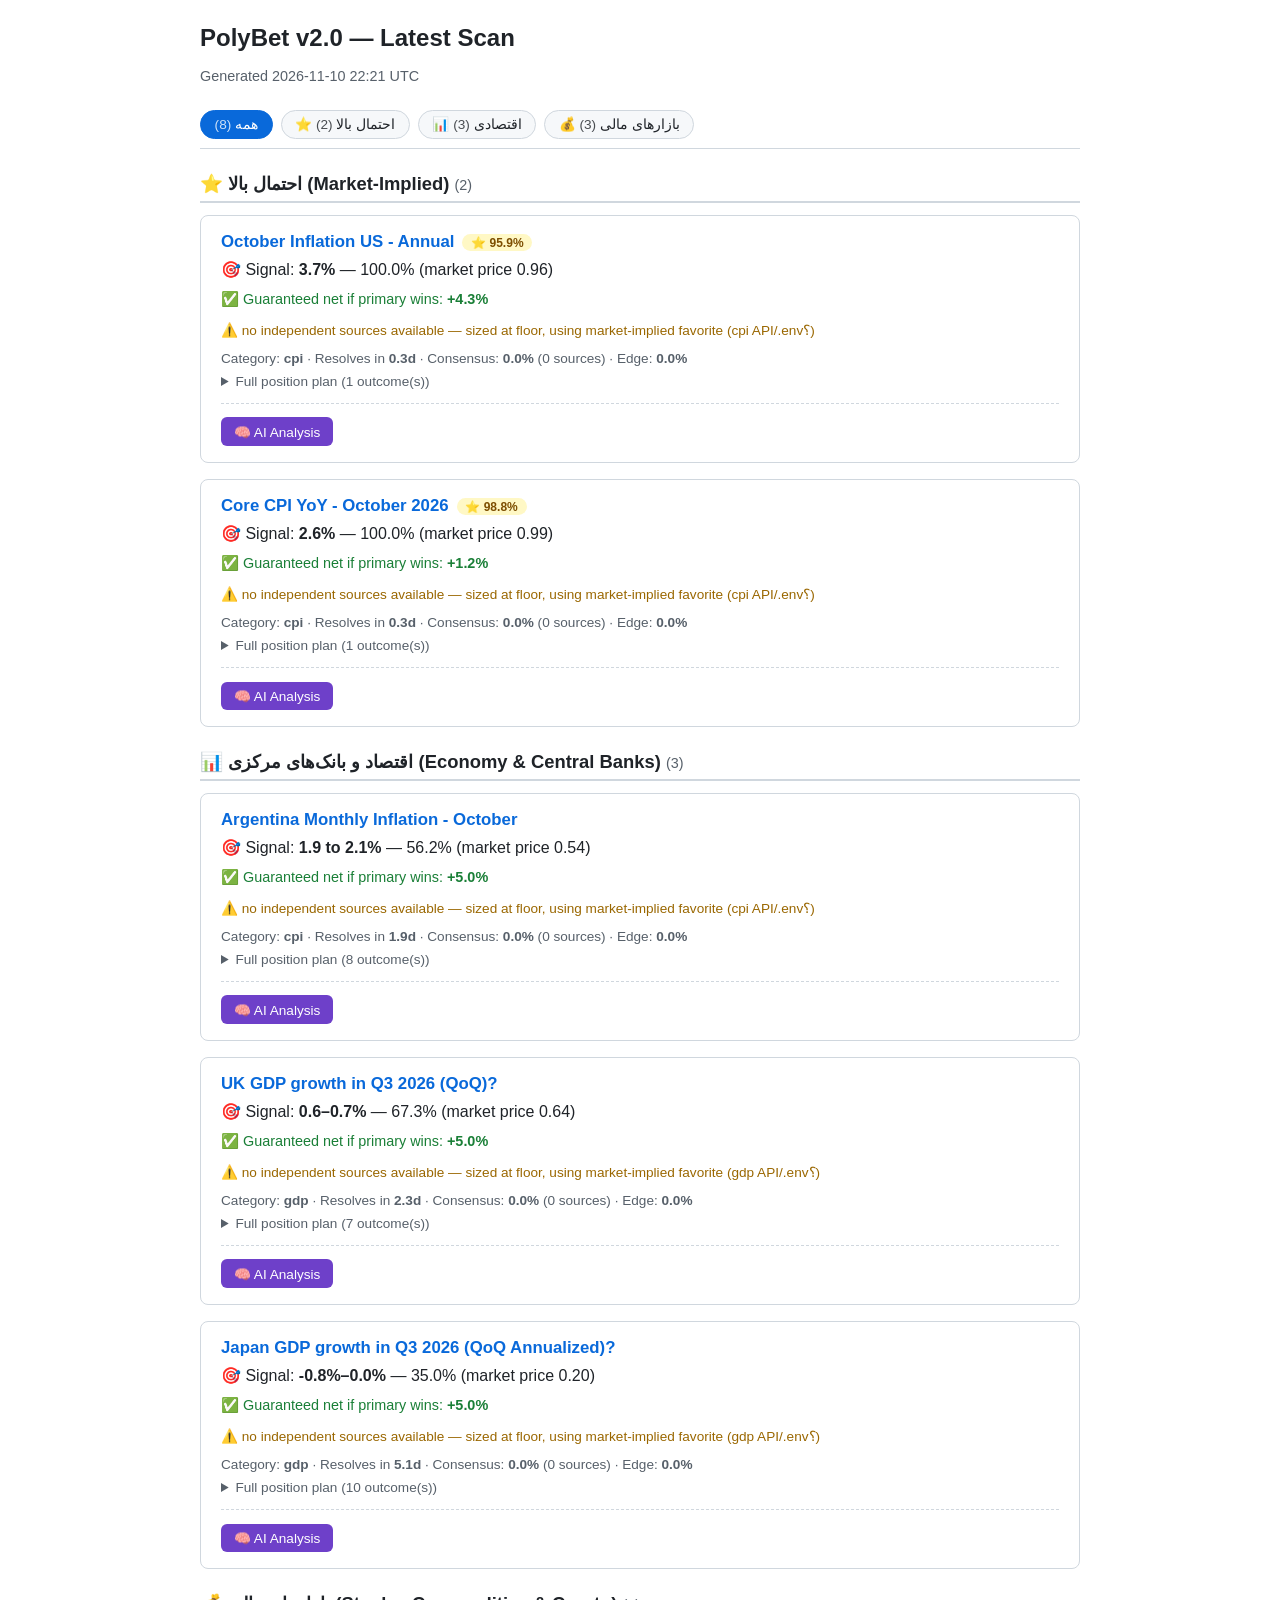
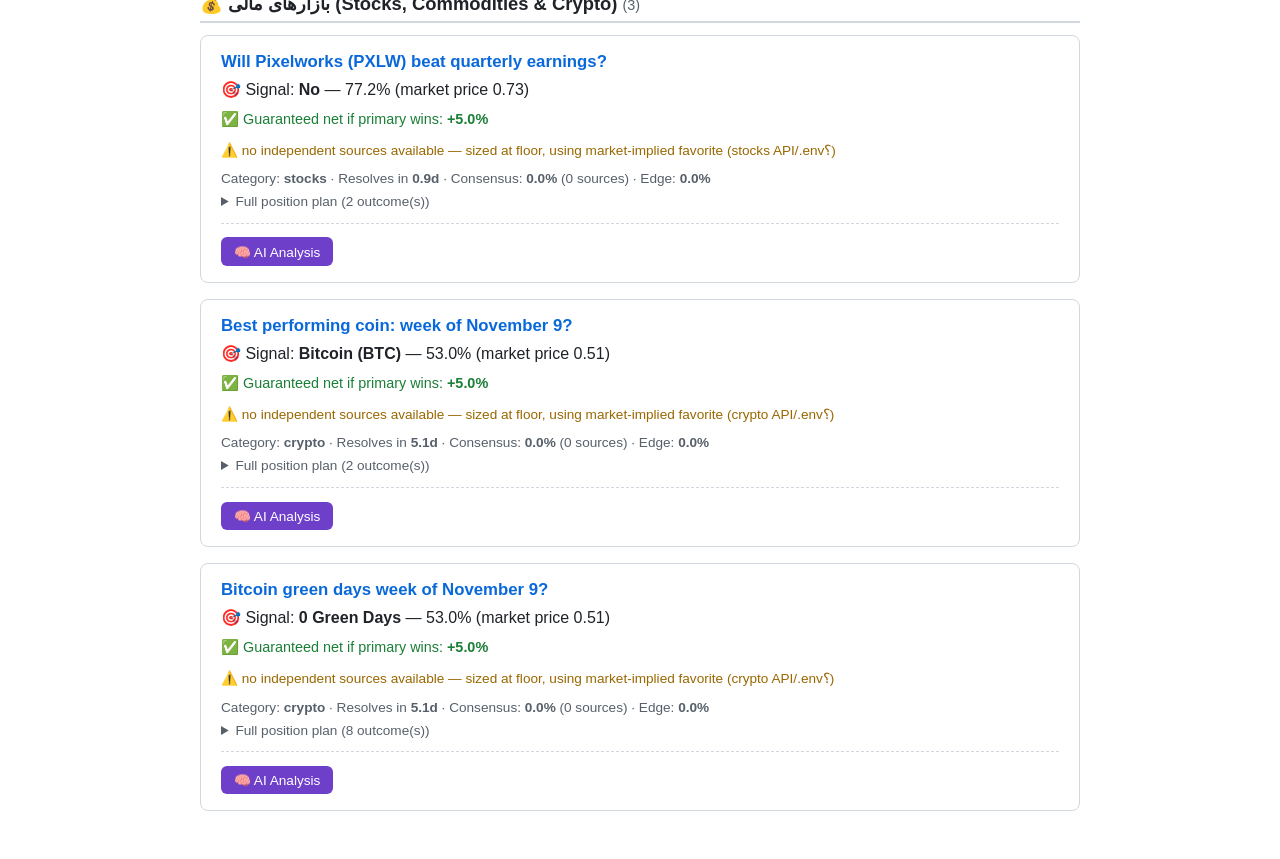
<file: docs/index.html>
<!DOCTYPE html>
<html lang="en">
<head>
<meta charset="utf-8">
<meta name="viewport" content="width=device-width, initial-scale=1">
<title>PolyBet v2.0 — Latest Scan</title>
<style>
body { font-family: -apple-system, "Segoe UI", Roboto, sans-serif; max-width: 880px; margin: 0 auto; padding: 0 1rem 2rem; color: #1f2328; }
h1 { font-size: 1.5rem; margin-top: 1.5rem; }
.generated-at { color: #57606a; font-size: 0.9rem; margin-bottom: 1rem; }
.section-nav { position: sticky; top: 0; z-index: 10; background: #ffffff; display: flex; flex-wrap: wrap; gap: 0.5rem; padding: 0.6rem 0; border-bottom: 1px solid #d0d7de; margin-bottom: 1rem; }
.nav-btn { border: 1px solid #d0d7de; background: #f6f8fa; color: #1f2328; border-radius: 999px; padding: 0.35rem 0.85rem; font-size: 0.85rem; cursor: pointer; white-space: nowrap; }
.nav-btn:hover { background: #eaeef2; }
.nav-btn.active { background: #0969da; border-color: #0969da; color: #fff; }
.nav-count { opacity: 0.8; }
.section-title { font-size: 1.15rem; margin: 1.5rem 0 0.75rem; padding-bottom: 0.35rem; border-bottom: 2px solid #d0d7de; }
.section-count { color: #57606a; font-weight: 400; font-size: 0.9rem; }
.market-card { border: 1px solid #d0d7de; border-radius: 8px; padding: 1rem 1.25rem; margin-bottom: 1rem; }
.market-card h2 { font-size: 1.05rem; margin: 0 0 0.5rem; }
.market-card h2 a { color: #0969da; text-decoration: none; }
.confidence-badge { margin-left: 0.5rem; font-size: 0.75rem; background: #fff8c5; color: #7d4e00; border-radius: 999px; padding: 0.1rem 0.55rem; vertical-align: middle; }
.signal { font-size: 1rem; margin: 0.25rem 0 0.75rem; }
.margin { font-size: 0.9rem; margin: 0 0 0.75rem; color: #1a7f37; }
.meta { color: #57606a; font-size: 0.85rem; margin-bottom: 0.5rem; }
table { width: 100%; border-collapse: collapse; font-size: 0.9rem; margin-top: 0.5rem; }
th, td { text-align: left; padding: 0.35rem 0.5rem; border-bottom: 1px solid #eaeef2; }
.warning { color: #9a6700; font-size: 0.85rem; }
.empty { color: #57606a; }
summary { cursor: pointer; color: #57606a; font-size: 0.85rem; }
.ai-sep { border: none; border-top: 1px dashed #d0d7de; margin: 0.85rem 0; }
.ai-widget { font-size: 0.9rem; }
.ai-btn { background: #6e40c9; color: #fff; border: none; border-radius: 6px; padding: 0.4rem 0.8rem; font-size: 0.85rem; cursor: pointer; }
.ai-btn:disabled { opacity: 0.6; cursor: default; }
.ai-result { margin-top: 0.6rem; padding: 0.6rem 0.75rem; background: #f6f8fa; border-radius: 6px; font-size: 0.85rem; line-height: 1.5; }
.ai-result:empty { display: none; }
</style>
</head>
<body>
<h1>PolyBet v2.0 — Latest Scan</h1>
<p class="generated-at">Generated 2026-11-10 22:21 UTC</p>
<nav class="section-nav"><button type="button" class="nav-btn active" data-target="all" onclick="filterSection(this)">همه <span class="nav-count">(8)</span></button><button type="button" class="nav-btn" data-target="high_confidence" onclick="filterSection(this)">⭐ احتمال بالا <span class="nav-count">(2)</span></button><button type="button" class="nav-btn" data-target="economy" onclick="filterSection(this)">📊 اقتصادی <span class="nav-count">(3)</span></button><button type="button" class="nav-btn" data-target="markets" onclick="filterSection(this)">💰 بازارهای مالی <span class="nav-count">(3)</span></button></nav>
<section class="market-section" data-section="high_confidence">
<h2 class="section-title">⭐ احتمال بالا (Market-Implied) <span class="section-count">(2)</span></h2>
<article class="market-card">
<h2><a href="https://polymarket.com/event/october-inflation-us-annual" target="_blank" rel="noopener">October Inflation US - Annual</a><span class="confidence-badge">⭐ 95.9%</span></h2>
<p class="signal">🎯 Signal: <strong>3.7%</strong> — 100.0% (market price 0.96)</p>
<p class="margin">✅ Guaranteed net if primary wins: <strong>+4.3%</strong></p>
<p class="warning">⚠️ no independent sources available — sized at floor, using market-implied favorite (cpi API/.env؟)</p>
<p class="meta">Category: <strong>cpi</strong> &middot; Resolves in <strong>0.3d</strong> &middot; Consensus: <strong>0.0%</strong> (0 sources) &middot; Edge: <strong>0.0%</strong></p>
<details>
<summary>Full position plan (1 outcome(s))</summary>
<table>
<thead><tr><th>Role</th><th>Outcome</th><th>Size</th><th>Mkt price</th><th>Net ROI if wins</th></tr></thead>
<tbody>
<tr><td style="color:#1a7f37;font-weight:600">Primary</td><td>3.7%</td><td>100.0%</td><td>0.96</td><td style="color:#1a7f37;font-weight:600">+4.3%</td></tr>
</tbody>
</table>
</details>
<hr class="ai-sep">
<div class="ai-widget"><button type="button" class="ai-btn" data-market="{&quot;market_id&quot;: &quot;5691083&quot;, &quot;question&quot;: &quot;October Inflation US - Annual&quot;, &quot;outcomes&quot;: [&quot;3.7%&quot;], &quot;outcome_prices&quot;: [0.9585], &quot;end_date&quot;: &quot;2026-11-11T04:59:00+00:00&quot;, &quot;category&quot;: &quot;cpi&quot;}" onclick="runAiAnalysis(this)">🧠 AI Analysis</button><div class="ai-result" id="ai-result-5691083"></div></div>
</article>
<article class="market-card">
<h2><a href="https://polymarket.com/event/core-cpi-yoy-october-2026" target="_blank" rel="noopener">Core CPI YoY - October 2026</a><span class="confidence-badge">⭐ 98.8%</span></h2>
<p class="signal">🎯 Signal: <strong>2.6%</strong> — 100.0% (market price 0.99)</p>
<p class="margin">✅ Guaranteed net if primary wins: <strong>+1.2%</strong></p>
<p class="warning">⚠️ no independent sources available — sized at floor, using market-implied favorite (cpi API/.env؟)</p>
<p class="meta">Category: <strong>cpi</strong> &middot; Resolves in <strong>0.3d</strong> &middot; Consensus: <strong>0.0%</strong> (0 sources) &middot; Edge: <strong>0.0%</strong></p>
<details>
<summary>Full position plan (1 outcome(s))</summary>
<table>
<thead><tr><th>Role</th><th>Outcome</th><th>Size</th><th>Mkt price</th><th>Net ROI if wins</th></tr></thead>
<tbody>
<tr><td style="color:#1a7f37;font-weight:600">Primary</td><td>2.6%</td><td>100.0%</td><td>0.99</td><td style="color:#1a7f37;font-weight:600">+1.2%</td></tr>
</tbody>
</table>
</details>
<hr class="ai-sep">
<div class="ai-widget"><button type="button" class="ai-btn" data-market="{&quot;market_id&quot;: &quot;5699276&quot;, &quot;question&quot;: &quot;Core CPI YoY - October 2026&quot;, &quot;outcomes&quot;: [&quot;2.6%&quot;], &quot;outcome_prices&quot;: [0.988], &quot;end_date&quot;: &quot;2026-11-11T04:59:00+00:00&quot;, &quot;category&quot;: &quot;cpi&quot;}" onclick="runAiAnalysis(this)">🧠 AI Analysis</button><div class="ai-result" id="ai-result-5699276"></div></div>
</article>
</section>
<section class="market-section" data-section="economy">
<h2 class="section-title">📊 اقتصاد و بانک‌های مرکزی (Economy & Central Banks) <span class="section-count">(3)</span></h2>
<article class="market-card">
<h2><a href="https://polymarket.com/event/argentina-monthly-inflation-october-2026" target="_blank" rel="noopener">Argentina Monthly Inflation - October</a></h2>
<p class="signal">🎯 Signal: <strong>1.9 to 2.1%</strong> — 56.2% (market price 0.54)</p>
<p class="margin">✅ Guaranteed net if primary wins: <strong>+5.0%</strong></p>
<p class="warning">⚠️ no independent sources available — sized at floor, using market-implied favorite (cpi API/.env؟)</p>
<p class="meta">Category: <strong>cpi</strong> &middot; Resolves in <strong>1.9d</strong> &middot; Consensus: <strong>0.0%</strong> (0 sources) &middot; Edge: <strong>0.0%</strong></p>
<details>
<summary>Full position plan (8 outcome(s))</summary>
<table>
<thead><tr><th>Role</th><th>Outcome</th><th>Size</th><th>Mkt price</th><th>Net ROI if wins</th></tr></thead>
<tbody>
<tr><td style="color:#1a7f37;font-weight:600">Primary</td><td>1.9 to 2.1%</td><td>56.2%</td><td>0.54</td><td style="color:#1a7f37;font-weight:600">+5.0%</td></tr><tr><td style="color:#0969da;font-weight:600">Secondary</td><td>1.6 to 1.8%</td><td>15.0%</td><td>0.33</td><td style="color:#cf222e;font-weight:600">-53.9%</td></tr><tr><td style="color:#0969da;font-weight:600">Secondary</td><td>2.2 to 2.4%</td><td>11.3%</td><td>0.25</td><td style="color:#cf222e;font-weight:600">-53.9%</td></tr><tr><td style="color:#9a6700;font-weight:600">Hedge</td><td>≤1.2%</td><td>1.7%</td><td>0.00</td><td style="color:#1a7f37;font-weight:600">+374.3%</td></tr><tr><td style="color:#9a6700;font-weight:600">Hedge</td><td>1.3 to 1.5%</td><td>3.1%</td><td>0.01</td><td style="color:#1a7f37;font-weight:600">+373.8%</td></tr><tr><td style="color:#9a6700;font-weight:600">Hedge</td><td>2.5 to 2.7%</td><td>9.0%</td><td>0.02</td><td style="color:#1a7f37;font-weight:600">+373.7%</td></tr><tr><td style="color:#9a6700;font-weight:600">Hedge</td><td>2.8 to 3.0%</td><td>1.9%</td><td>0.00</td><td style="color:#1a7f37;font-weight:600">+375.0%</td></tr><tr><td style="color:#9a6700;font-weight:600">Hedge</td><td>3.1%+</td><td>1.9%</td><td>0.00</td><td style="color:#1a7f37;font-weight:600">+375.0%</td></tr>
</tbody>
</table>
</details>
<hr class="ai-sep">
<div class="ai-widget"><button type="button" class="ai-btn" data-market="{&quot;market_id&quot;: &quot;5734189&quot;, &quot;question&quot;: &quot;Argentina Monthly Inflation - October&quot;, &quot;outcomes&quot;: [&quot;1.9 to 2.1%&quot;, &quot;1.6 to 1.8%&quot;, &quot;2.2 to 2.4%&quot;, &quot;\u22641.2%&quot;, &quot;1.3 to 1.5%&quot;, &quot;2.5 to 2.7%&quot;, &quot;2.8 to 3.0%&quot;, &quot;3.1%+&quot;], &quot;outcome_prices&quot;: [0.535, 0.325, 0.2455, 0.0035, 0.0065, 0.019, 0.004, 0.004], &quot;end_date&quot;: &quot;2026-11-12T19:00:00+00:00&quot;, &quot;category&quot;: &quot;cpi&quot;}" onclick="runAiAnalysis(this)">🧠 AI Analysis</button><div class="ai-result" id="ai-result-5734189"></div></div>
</article>
<article class="market-card">
<h2><a href="https://polymarket.com/event/uk-gdp-growth-in-q3-2026-qoq-20260813112748100" target="_blank" rel="noopener">UK GDP growth in Q3 2026 (QoQ)?</a></h2>
<p class="signal">🎯 Signal: <strong>0.6–0.7%</strong> — 67.3% (market price 0.64)</p>
<p class="margin">✅ Guaranteed net if primary wins: <strong>+5.0%</strong></p>
<p class="warning">⚠️ no independent sources available — sized at floor, using market-implied favorite (gdp API/.env؟)</p>
<p class="meta">Category: <strong>gdp</strong> &middot; Resolves in <strong>2.3d</strong> &middot; Consensus: <strong>0.0%</strong> (0 sources) &middot; Edge: <strong>0.0%</strong></p>
<details>
<summary>Full position plan (7 outcome(s))</summary>
<table>
<thead><tr><th>Role</th><th>Outcome</th><th>Size</th><th>Mkt price</th><th>Net ROI if wins</th></tr></thead>
<tbody>
<tr><td style="color:#1a7f37;font-weight:600">Primary</td><td>0.6–0.7%</td><td>67.3%</td><td>0.64</td><td style="color:#1a7f37;font-weight:600">+5.0%</td></tr><tr><td style="color:#0969da;font-weight:600">Secondary</td><td>0.8–0.9%</td><td>15.1%</td><td>0.24</td><td style="color:#cf222e;font-weight:600">-35.9%</td></tr><tr><td style="color:#0969da;font-weight:600">Secondary</td><td>0.4–0.5%</td><td>4.5%</td><td>0.07</td><td style="color:#cf222e;font-weight:600">-35.9%</td></tr><tr><td style="color:#9a6700;font-weight:600">Hedge</td><td>Negative</td><td>2.8%</td><td>0.00</td><td style="color:#1a7f37;font-weight:600">+691.4%</td></tr><tr><td style="color:#9a6700;font-weight:600">Hedge</td><td>0.0–0.1%</td><td>3.2%</td><td>0.00</td><td style="color:#1a7f37;font-weight:600">+692.5%</td></tr><tr><td style="color:#9a6700;font-weight:600">Hedge</td><td>0.2–0.3%</td><td>4.0%</td><td>0.01</td><td style="color:#1a7f37;font-weight:600">+692.0%</td></tr><tr><td style="color:#9a6700;font-weight:600">Hedge</td><td>1.0%+</td><td>3.2%</td><td>0.00</td><td style="color:#1a7f37;font-weight:600">+692.5%</td></tr>
</tbody>
</table>
</details>
<hr class="ai-sep">
<div class="ai-widget"><button type="button" class="ai-btn" data-market="{&quot;market_id&quot;: &quot;3566403&quot;, &quot;question&quot;: &quot;UK GDP growth in Q3 2026 (QoQ)?&quot;, &quot;outcomes&quot;: [&quot;0.6\u20130.7%&quot;, &quot;0.8\u20130.9%&quot;, &quot;0.4\u20130.5%&quot;, &quot;Negative&quot;, &quot;0.0\u20130.1%&quot;, &quot;0.2\u20130.3%&quot;, &quot;1.0%+&quot;], &quot;outcome_prices&quot;: [0.641, 0.236, 0.07, 0.0035, 0.004, 0.005, 0.004], &quot;end_date&quot;: &quot;2026-11-13T04:59:00+00:00&quot;, &quot;category&quot;: &quot;gdp&quot;}" onclick="runAiAnalysis(this)">🧠 AI Analysis</button><div class="ai-result" id="ai-result-3566403"></div></div>
</article>
<article class="market-card">
<h2><a href="https://polymarket.com/event/japan-gdp-growth-in-q3-2026-qoq-annualized" target="_blank" rel="noopener">Japan GDP growth in Q3 2026 (QoQ Annualized)?</a></h2>
<p class="signal">🎯 Signal: <strong>-0.8%–0.0%</strong> — 35.0% (market price 0.20)</p>
<p class="margin">✅ Guaranteed net if primary wins: <strong>+5.0%</strong></p>
<p class="warning">⚠️ no independent sources available — sized at floor, using market-implied favorite (gdp API/.env؟)</p>
<p class="meta">Category: <strong>gdp</strong> &middot; Resolves in <strong>5.1d</strong> &middot; Consensus: <strong>0.0%</strong> (0 sources) &middot; Edge: <strong>0.0%</strong></p>
<details>
<summary>Full position plan (10 outcome(s))</summary>
<table>
<thead><tr><th>Role</th><th>Outcome</th><th>Size</th><th>Mkt price</th><th>Net ROI if wins</th></tr></thead>
<tbody>
<tr><td style="color:#1a7f37;font-weight:600">Primary</td><td>-0.8%–0.0%</td><td>35.0%</td><td>0.20</td><td style="color:#1a7f37;font-weight:600">+79.5%</td></tr><tr><td style="color:#0969da;font-weight:600">Secondary</td><td>0.0%–0.8%</td><td>13.3%</td><td>0.19</td><td style="color:#cf222e;font-weight:600">-28.9%</td></tr><tr><td style="color:#0969da;font-weight:600">Secondary</td><td>-1.6%– -0.8%</td><td>10.1%</td><td>0.14</td><td style="color:#cf222e;font-weight:600">-28.8%</td></tr><tr><td style="color:#0969da;font-weight:600">Secondary</td><td>0.8%–1.6%</td><td>9.6%</td><td>0.14</td><td style="color:#cf222e;font-weight:600">-28.8%</td></tr><tr><td style="color:#0969da;font-weight:600">Secondary</td><td>-2.4%– -1.6%</td><td>1.7%</td><td>0.02</td><td style="color:#cf222e;font-weight:600">-28.8%</td></tr><tr><td style="color:#0969da;font-weight:600">Secondary</td><td>1.6%–2.4%</td><td>1.3%</td><td>0.02</td><td style="color:#cf222e;font-weight:600">-28.9%</td></tr><tr><td style="color:#0969da;font-weight:600">Secondary</td><td>4.0%+</td><td>1.0%</td><td>0.01</td><td style="color:#cf222e;font-weight:600">-28.9%</td></tr><tr><td style="color:#0969da;font-weight:600">Secondary</td><td>&lt;-2.4%</td><td>0.7%</td><td>0.01</td><td style="color:#cf222e;font-weight:600">-28.4%</td></tr><tr><td style="color:#0969da;font-weight:600">Secondary</td><td>2.4%–3.2%</td><td>0.6%</td><td>0.01</td><td style="color:#cf222e;font-weight:600">-28.9%</td></tr><tr><td style="color:#0969da;font-weight:600">Secondary</td><td>3.2%–4.0%</td><td>26.6%</td><td>0.01</td><td style="color:#1a7f37;font-weight:600">+2860.0%</td></tr>
</tbody>
</table>
</details>
<hr class="ai-sep">
<div class="ai-widget"><button type="button" class="ai-btn" data-market="{&quot;market_id&quot;: &quot;3681003&quot;, &quot;question&quot;: &quot;Japan GDP growth in Q3 2026 (QoQ Annualized)?&quot;, &quot;outcomes&quot;: [&quot;-0.8%\u20130.0%&quot;, &quot;0.0%\u20130.8%&quot;, &quot;-1.6%\u2013 -0.8%&quot;, &quot;0.8%\u20131.6%&quot;, &quot;-2.4%\u2013 -1.6%&quot;, &quot;1.6%\u20132.4%&quot;, &quot;4.0%+&quot;, &quot;&lt;-2.4%&quot;, &quot;2.4%\u20133.2%&quot;, &quot;3.2%\u20134.0%&quot;], &quot;outcome_prices&quot;: [0.195, 0.1875, 0.1425, 0.135, 0.024, 0.018, 0.0135, 0.0095, 0.009, 0.009], &quot;end_date&quot;: &quot;2026-11-16T00:00:00+00:00&quot;, &quot;category&quot;: &quot;gdp&quot;}" onclick="runAiAnalysis(this)">🧠 AI Analysis</button><div class="ai-result" id="ai-result-3681003"></div></div>
</article>
</section>
<section class="market-section" data-section="markets">
<h2 class="section-title">💰 بازارهای مالی (Stocks, Commodities & Crypto) <span class="section-count">(3)</span></h2>
<article class="market-card">
<h2><a href="https://polymarket.com/event/pxlw-quarterly-earnings-nongaap-eps-11-09-2026-neg0pt27" target="_blank" rel="noopener">Will Pixelworks (PXLW) beat quarterly earnings?</a></h2>
<p class="signal">🎯 Signal: <strong>No</strong> — 77.2% (market price 0.73)</p>
<p class="margin">✅ Guaranteed net if primary wins: <strong>+5.0%</strong></p>
<p class="warning">⚠️ no independent sources available — sized at floor, using market-implied favorite (stocks API/.env؟)</p>
<p class="meta">Category: <strong>stocks</strong> &middot; Resolves in <strong>0.9d</strong> &middot; Consensus: <strong>0.0%</strong> (0 sources) &middot; Edge: <strong>0.0%</strong></p>
<details>
<summary>Full position plan (2 outcome(s))</summary>
<table>
<thead><tr><th>Role</th><th>Outcome</th><th>Size</th><th>Mkt price</th><th>Net ROI if wins</th></tr></thead>
<tbody>
<tr><td style="color:#1a7f37;font-weight:600">Primary</td><td>No</td><td>77.2%</td><td>0.73</td><td style="color:#1a7f37;font-weight:600">+5.0%</td></tr><tr><td style="color:#9a6700;font-weight:600">Hedge</td><td>Yes</td><td>22.8%</td><td>0.27</td><td style="color:#cf222e;font-weight:600">-13.9%</td></tr>
</tbody>
</table>
</details>
<hr class="ai-sep">
<div class="ai-widget"><button type="button" class="ai-btn" data-market="{&quot;market_id&quot;: &quot;6281225&quot;, &quot;question&quot;: &quot;Will Pixelworks (PXLW) beat quarterly earnings?&quot;, &quot;outcomes&quot;: [&quot;No&quot;, &quot;Yes&quot;], &quot;outcome_prices&quot;: [0.735, 0.265], &quot;end_date&quot;: &quot;2026-11-11T21:00:00+00:00&quot;, &quot;category&quot;: &quot;stocks&quot;}" onclick="runAiAnalysis(this)">🧠 AI Analysis</button><div class="ai-result" id="ai-result-6281225"></div></div>
</article>
<article class="market-card">
<h2><a href="https://polymarket.com/event/best-performing-coin-week-of-november-9-2026" target="_blank" rel="noopener">Best performing coin: week of November 9?</a></h2>
<p class="signal">🎯 Signal: <strong>Bitcoin (BTC)</strong> — 53.0% (market price 0.51)</p>
<p class="margin">✅ Guaranteed net if primary wins: <strong>+5.0%</strong></p>
<p class="warning">⚠️ no independent sources available — sized at floor, using market-implied favorite (crypto API/.env؟)</p>
<p class="meta">Category: <strong>crypto</strong> &middot; Resolves in <strong>5.1d</strong> &middot; Consensus: <strong>0.0%</strong> (0 sources) &middot; Edge: <strong>0.0%</strong></p>
<details>
<summary>Full position plan (2 outcome(s))</summary>
<table>
<thead><tr><th>Role</th><th>Outcome</th><th>Size</th><th>Mkt price</th><th>Net ROI if wins</th></tr></thead>
<tbody>
<tr><td style="color:#1a7f37;font-weight:600">Primary</td><td>Bitcoin (BTC)</td><td>53.0%</td><td>0.51</td><td style="color:#1a7f37;font-weight:600">+5.0%</td></tr><tr><td style="color:#9a6700;font-weight:600">Hedge</td><td>Ethereum (ETH)</td><td>47.0%</td><td>0.35</td><td style="color:#1a7f37;font-weight:600">+34.2%</td></tr>
</tbody>
</table>
</details>
<hr class="ai-sep">
<div class="ai-widget"><button type="button" class="ai-btn" data-market="{&quot;market_id&quot;: &quot;6236184&quot;, &quot;question&quot;: &quot;Best performing coin: week of November 9?&quot;, &quot;outcomes&quot;: [&quot;Bitcoin (BTC)&quot;, &quot;Ethereum (ETH)&quot;], &quot;outcome_prices&quot;: [0.505, 0.35], &quot;end_date&quot;: &quot;2026-11-16T00:00:00+00:00&quot;, &quot;category&quot;: &quot;crypto&quot;}" onclick="runAiAnalysis(this)">🧠 AI Analysis</button><div class="ai-result" id="ai-result-6236184"></div></div>
</article>
<article class="market-card">
<h2><a href="https://polymarket.com/event/bitcoin-green-days-week-of-november-9-2026" target="_blank" rel="noopener">Bitcoin green days week of November 9?</a></h2>
<p class="signal">🎯 Signal: <strong>0 Green Days</strong> — 53.0% (market price 0.51)</p>
<p class="margin">✅ Guaranteed net if primary wins: <strong>+5.0%</strong></p>
<p class="warning">⚠️ no independent sources available — sized at floor, using market-implied favorite (crypto API/.env؟)</p>
<p class="meta">Category: <strong>crypto</strong> &middot; Resolves in <strong>5.1d</strong> &middot; Consensus: <strong>0.0%</strong> (0 sources) &middot; Edge: <strong>0.0%</strong></p>
<details>
<summary>Full position plan (8 outcome(s))</summary>
<table>
<thead><tr><th>Role</th><th>Outcome</th><th>Size</th><th>Mkt price</th><th>Net ROI if wins</th></tr></thead>
<tbody>
<tr><td style="color:#1a7f37;font-weight:600">Primary</td><td>0 Green Days</td><td>53.0%</td><td>0.51</td><td style="color:#1a7f37;font-weight:600">+5.0%</td></tr><tr><td style="color:#0969da;font-weight:600">Secondary</td><td>4 Green Days</td><td>28.2%</td><td>0.51</td><td style="color:#cf222e;font-weight:600">-44.2%</td></tr><tr><td style="color:#9a6700;font-weight:600">Hedge</td><td>1 Green Days</td><td>2.9%</td><td>0.45</td><td style="color:#cf222e;font-weight:600">-93.5%</td></tr><tr><td style="color:#9a6700;font-weight:600">Hedge</td><td>2 Green Days</td><td>2.9%</td><td>0.45</td><td style="color:#cf222e;font-weight:600">-93.5%</td></tr><tr><td style="color:#9a6700;font-weight:600">Hedge</td><td>3 Green Days</td><td>3.2%</td><td>0.49</td><td style="color:#cf222e;font-weight:600">-93.5%</td></tr><tr><td style="color:#9a6700;font-weight:600">Hedge</td><td>5 Green Days</td><td>3.2%</td><td>0.49</td><td style="color:#cf222e;font-weight:600">-93.5%</td></tr><tr><td style="color:#9a6700;font-weight:600">Hedge</td><td>6 Green Days</td><td>3.2%</td><td>0.49</td><td style="color:#cf222e;font-weight:600">-93.5%</td></tr><tr><td style="color:#9a6700;font-weight:600">Hedge</td><td>7 Green Days</td><td>3.3%</td><td>0.51</td><td style="color:#cf222e;font-weight:600">-93.5%</td></tr>
</tbody>
</table>
</details>
<hr class="ai-sep">
<div class="ai-widget"><button type="button" class="ai-btn" data-market="{&quot;market_id&quot;: &quot;6236185&quot;, &quot;question&quot;: &quot;Bitcoin green days week of November 9?&quot;, &quot;outcomes&quot;: [&quot;0 Green Days&quot;, &quot;4 Green Days&quot;, &quot;1 Green Days&quot;, &quot;2 Green Days&quot;, &quot;3 Green Days&quot;, &quot;5 Green Days&quot;, &quot;6 Green Days&quot;, &quot;7 Green Days&quot;], &quot;outcome_prices&quot;: [0.505, 0.505, 0.45, 0.45, 0.49, 0.495, 0.495, 0.505], &quot;end_date&quot;: &quot;2026-11-16T00:00:00+00:00&quot;, &quot;category&quot;: &quot;crypto&quot;}" onclick="runAiAnalysis(this)">🧠 AI Analysis</button><div class="ai-result" id="ai-result-6236185"></div></div>
</article>
</section>
<script>
function filterSection(btn) {
  const target = btn.getAttribute('data-target');
  document.querySelectorAll('.nav-btn').forEach(b => b.classList.remove('active'));
  btn.classList.add('active');
  document.querySelectorAll('.market-section').forEach(sec => {
    sec.style.display = (target === 'all' || sec.getAttribute('data-section') === target) ? '' : 'none';
  });
}
const AI_WORKER_URL = "https://polybet-ai-research.ericlamar008.workers.dev/";
async function runAiAnalysis(btn) {
  const market = JSON.parse(btn.getAttribute('data-market'));
  const resultDiv = document.getElementById('ai-result-' + market.market_id);
  resultDiv.innerHTML = '...';
  btn.disabled = true;
  try {
    const resp = await fetch(AI_WORKER_URL, {
      method: 'POST',
      headers: {'Content-Type': 'application/json'},
      body: JSON.stringify(market)
    });
    const data = await resp.json();
    if (data.error) { resultDiv.innerHTML = data.error; return; }
    let out = '';
    out += '<p><strong>Summary:</strong> ' + data.summary + '</p>';
    out += '<p><strong>Confidence:</strong> ' + data.confidence + '</p>';
    resultDiv.innerHTML = out;
  } catch (e) {
    resultDiv.innerHTML = e.message;
  } finally {
    btn.disabled = false;
  }
}
</script>
</body>
</html>
</file>
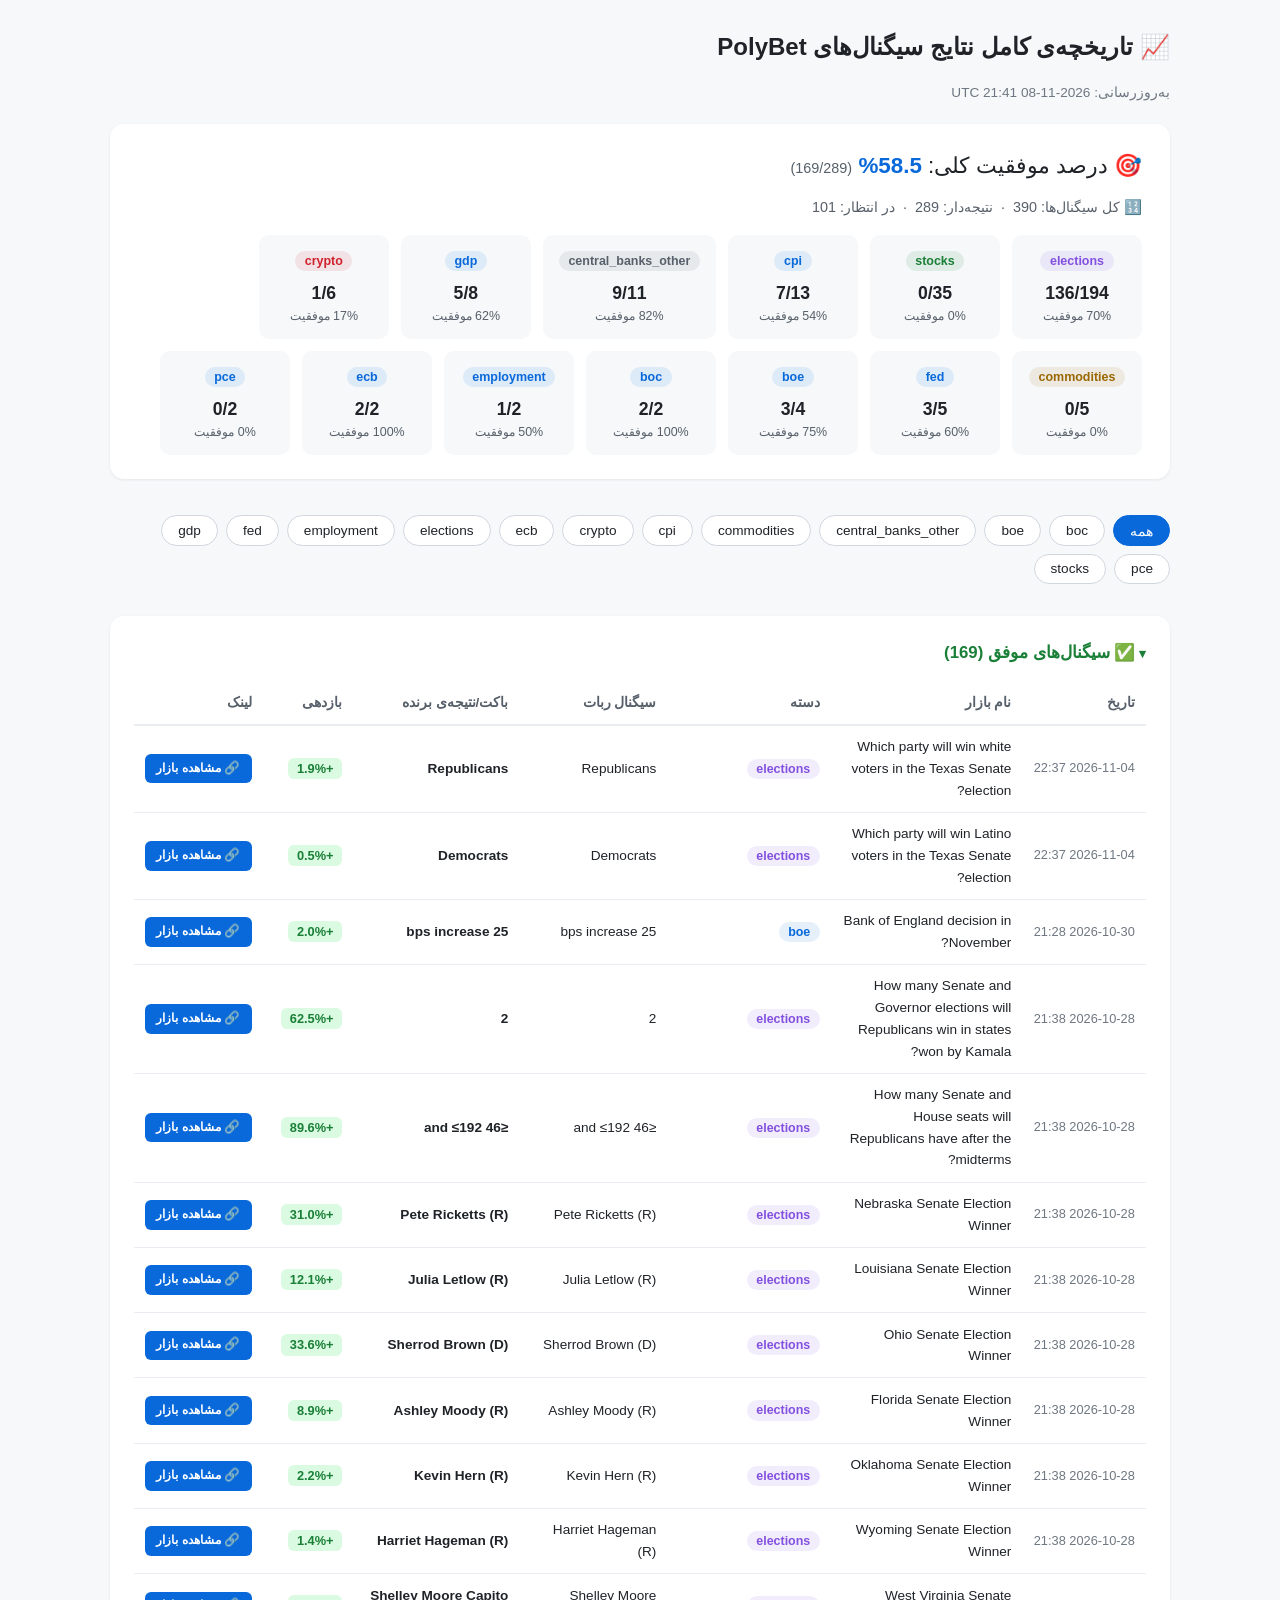
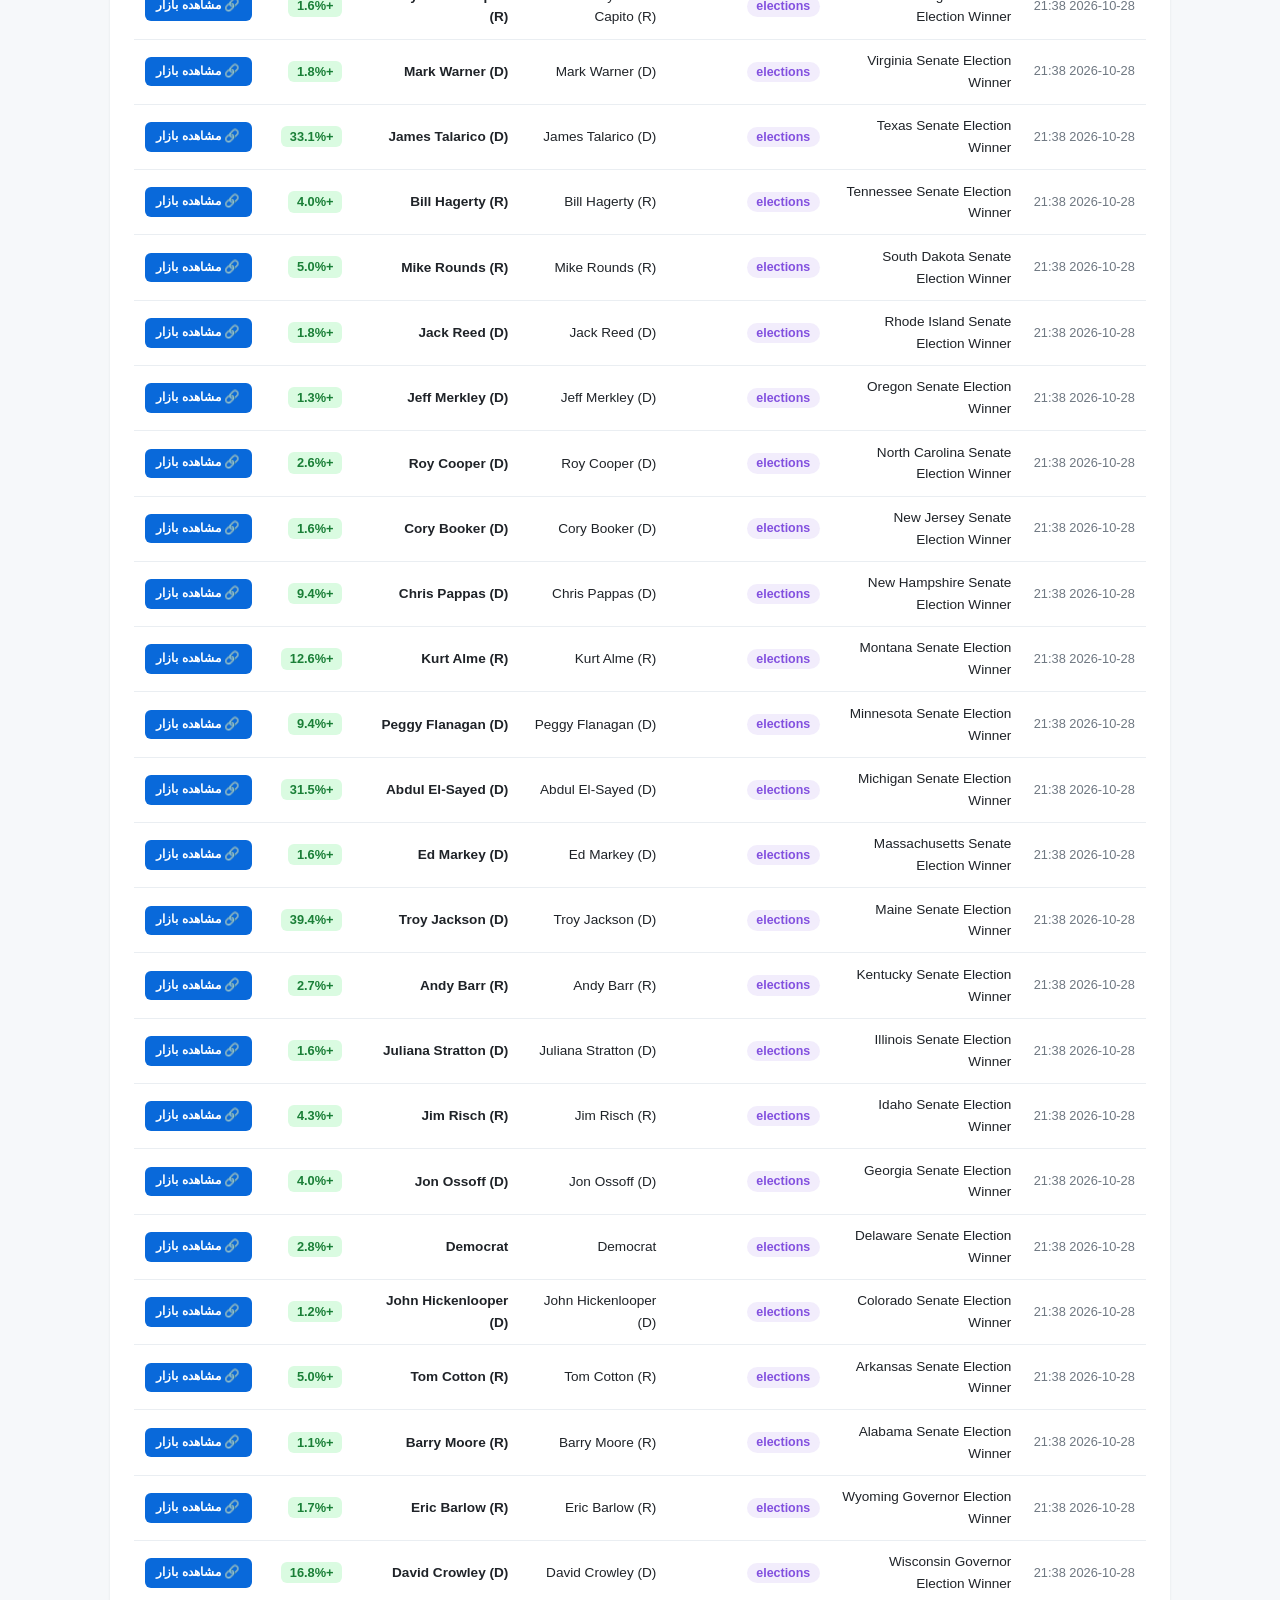
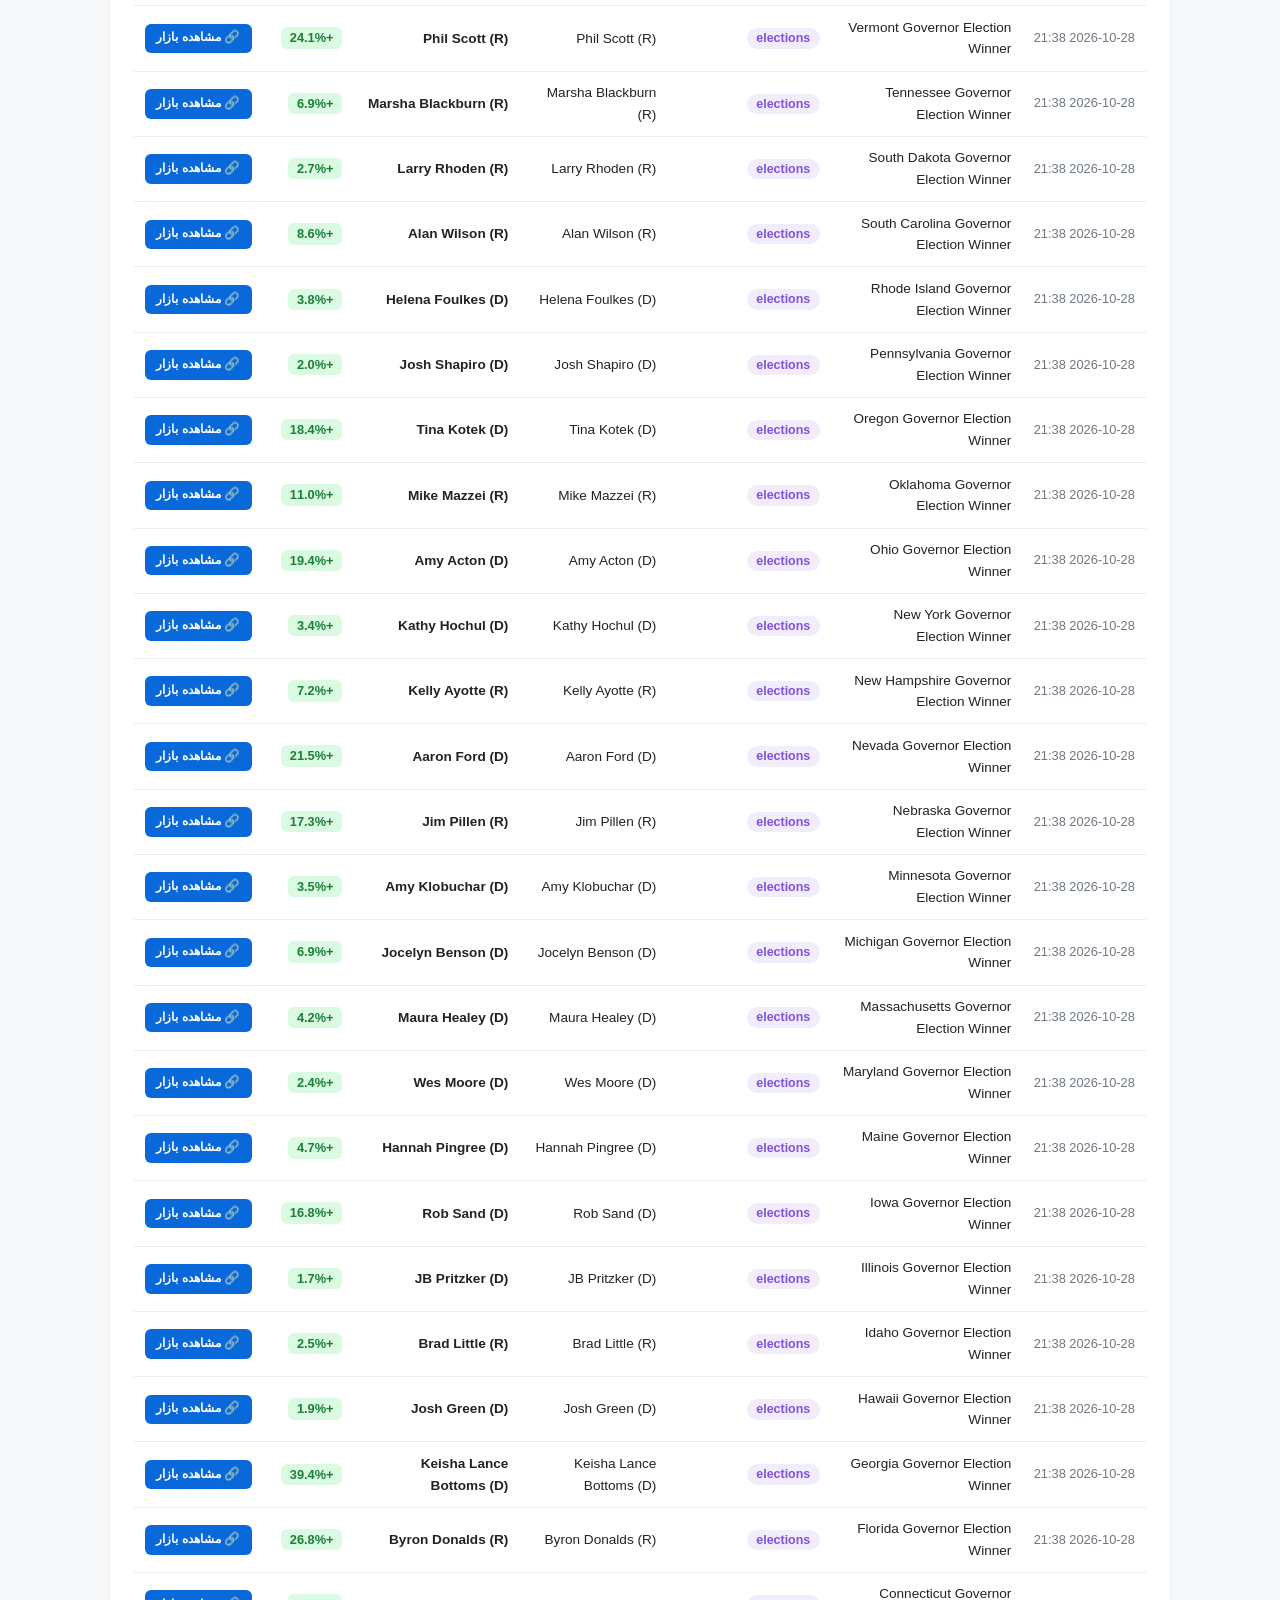
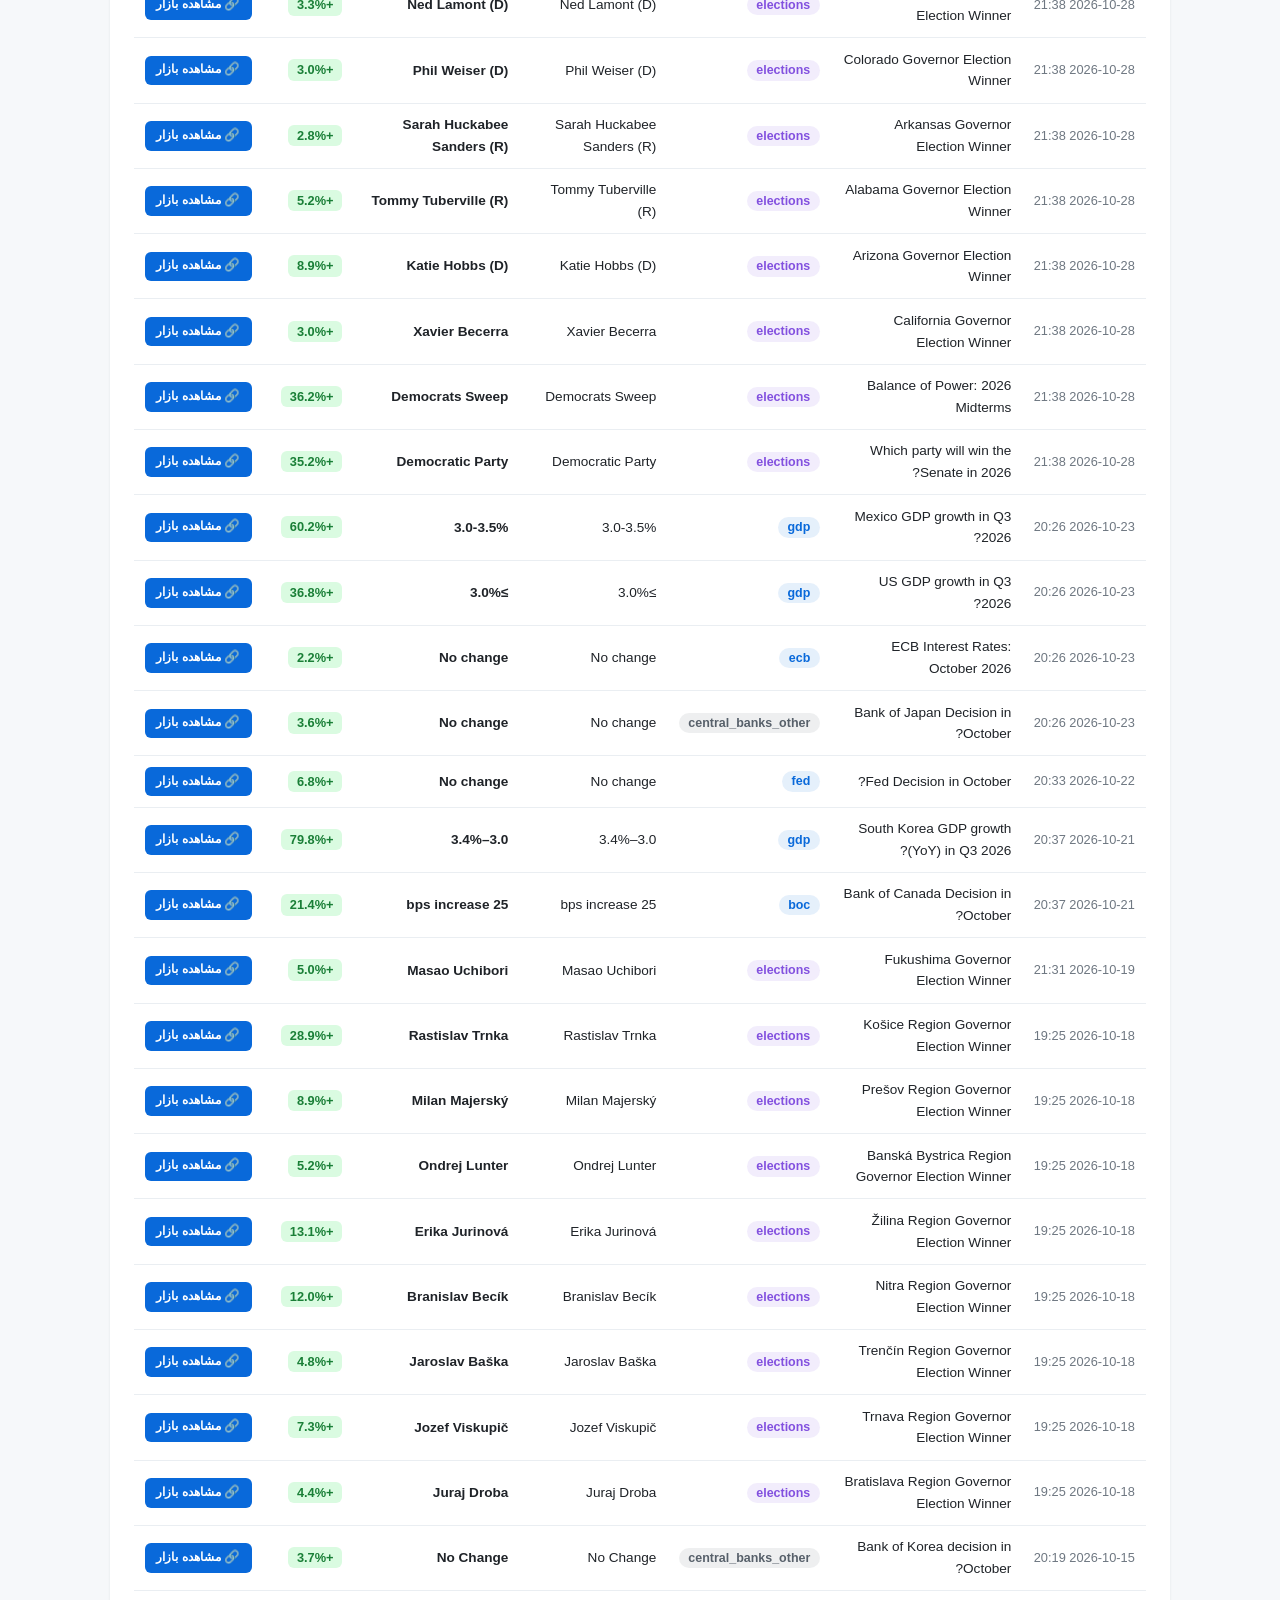
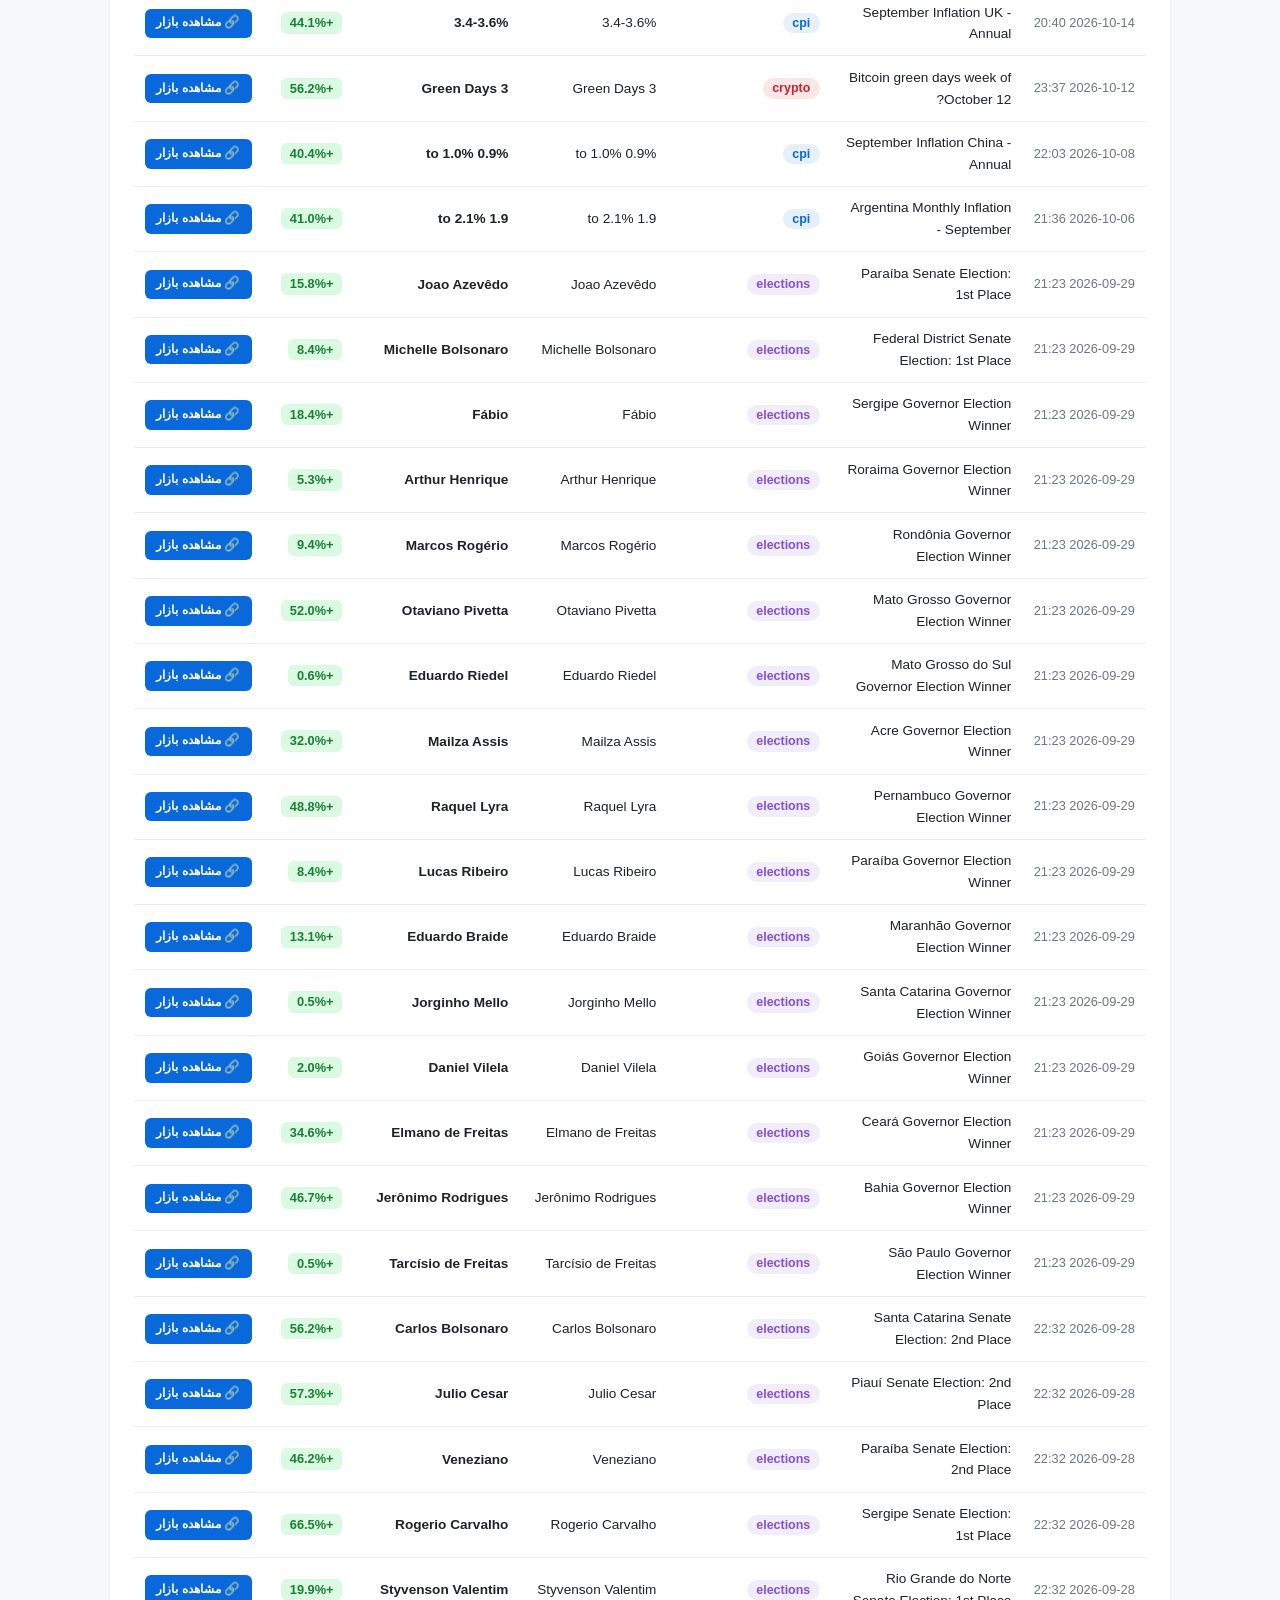
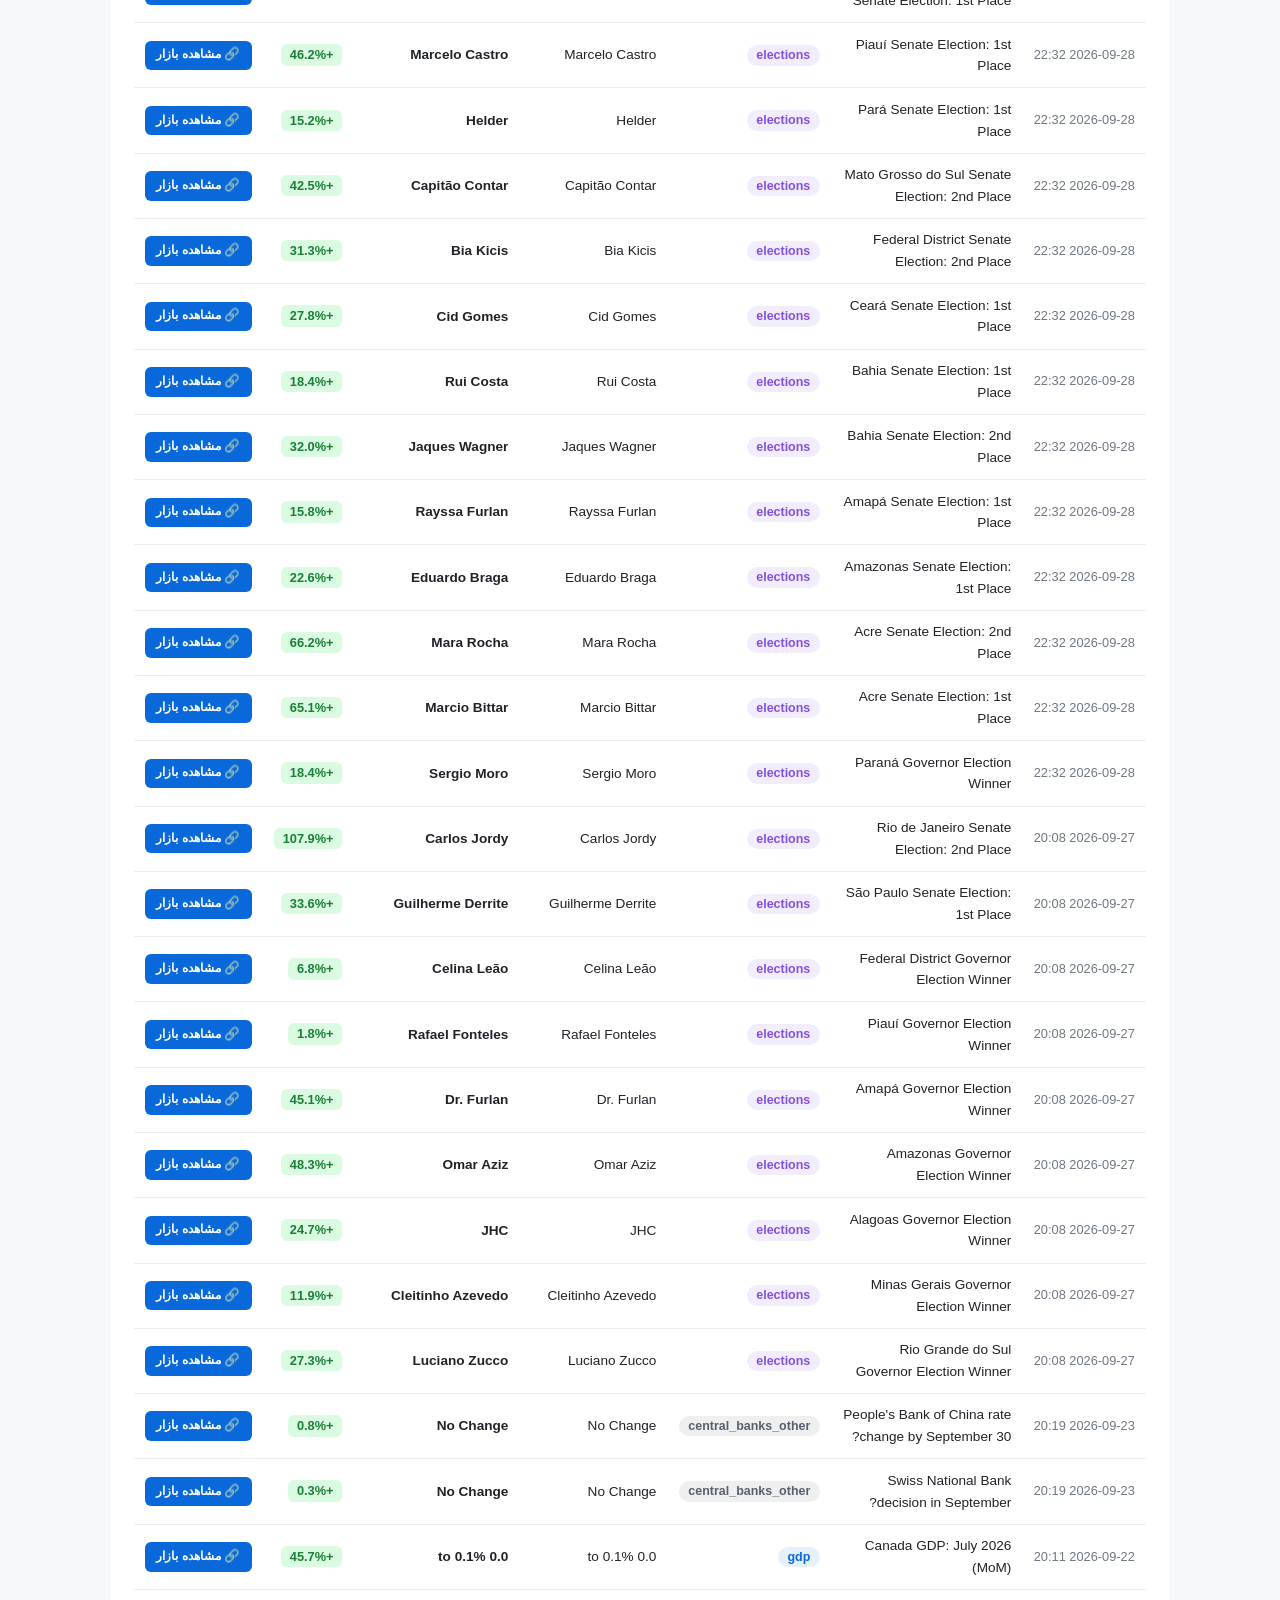
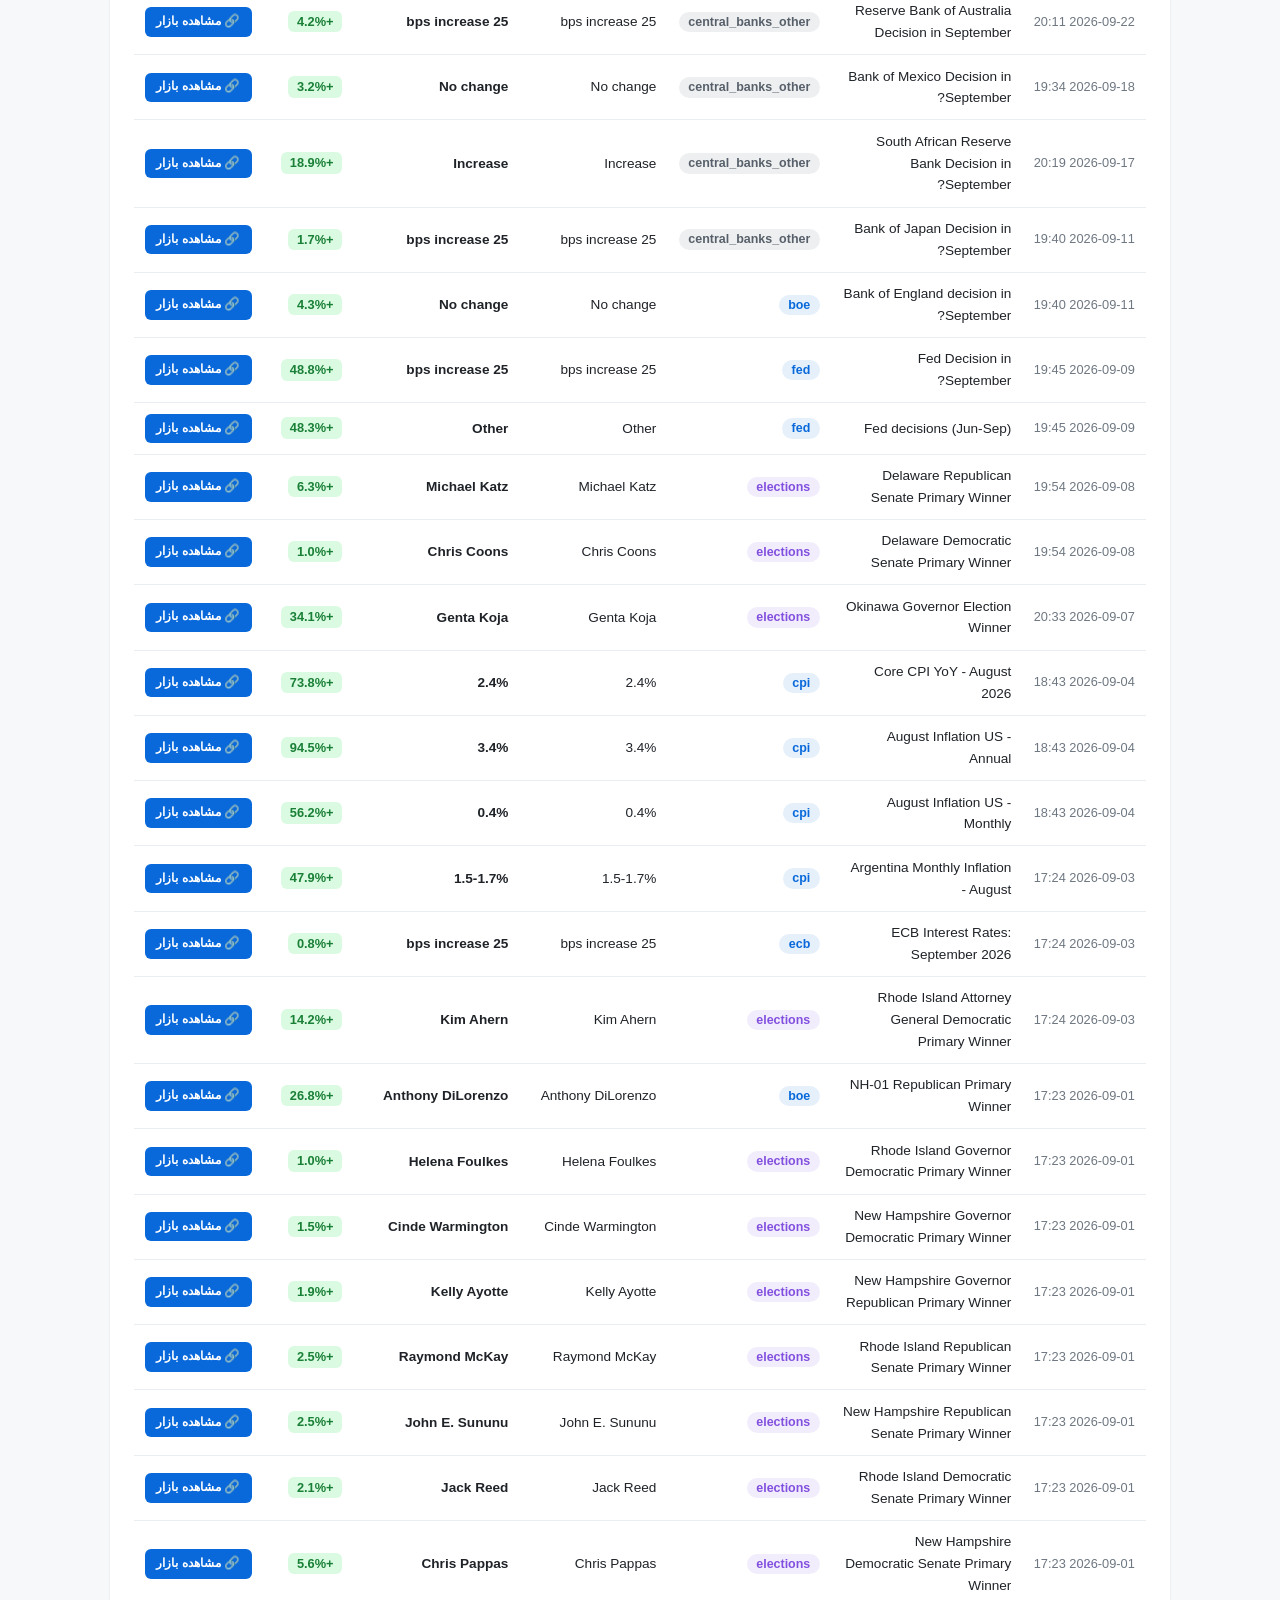
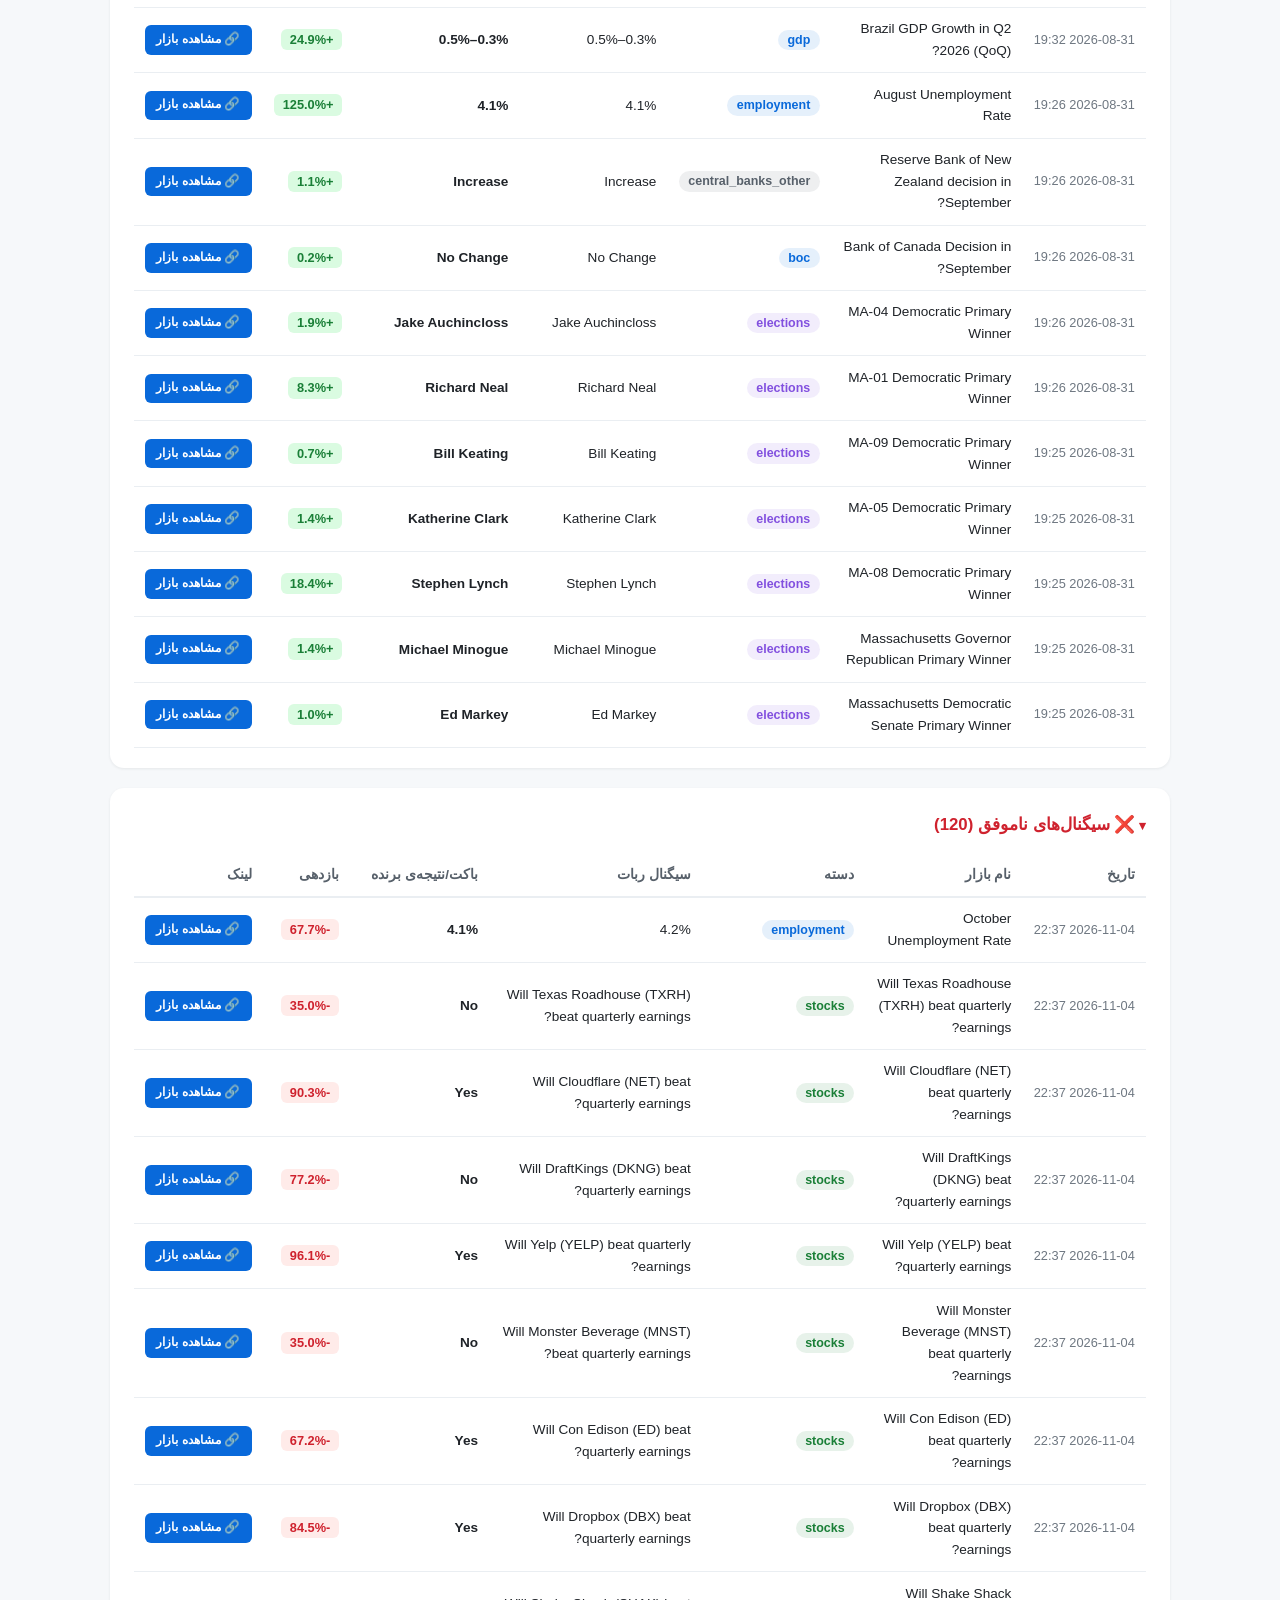
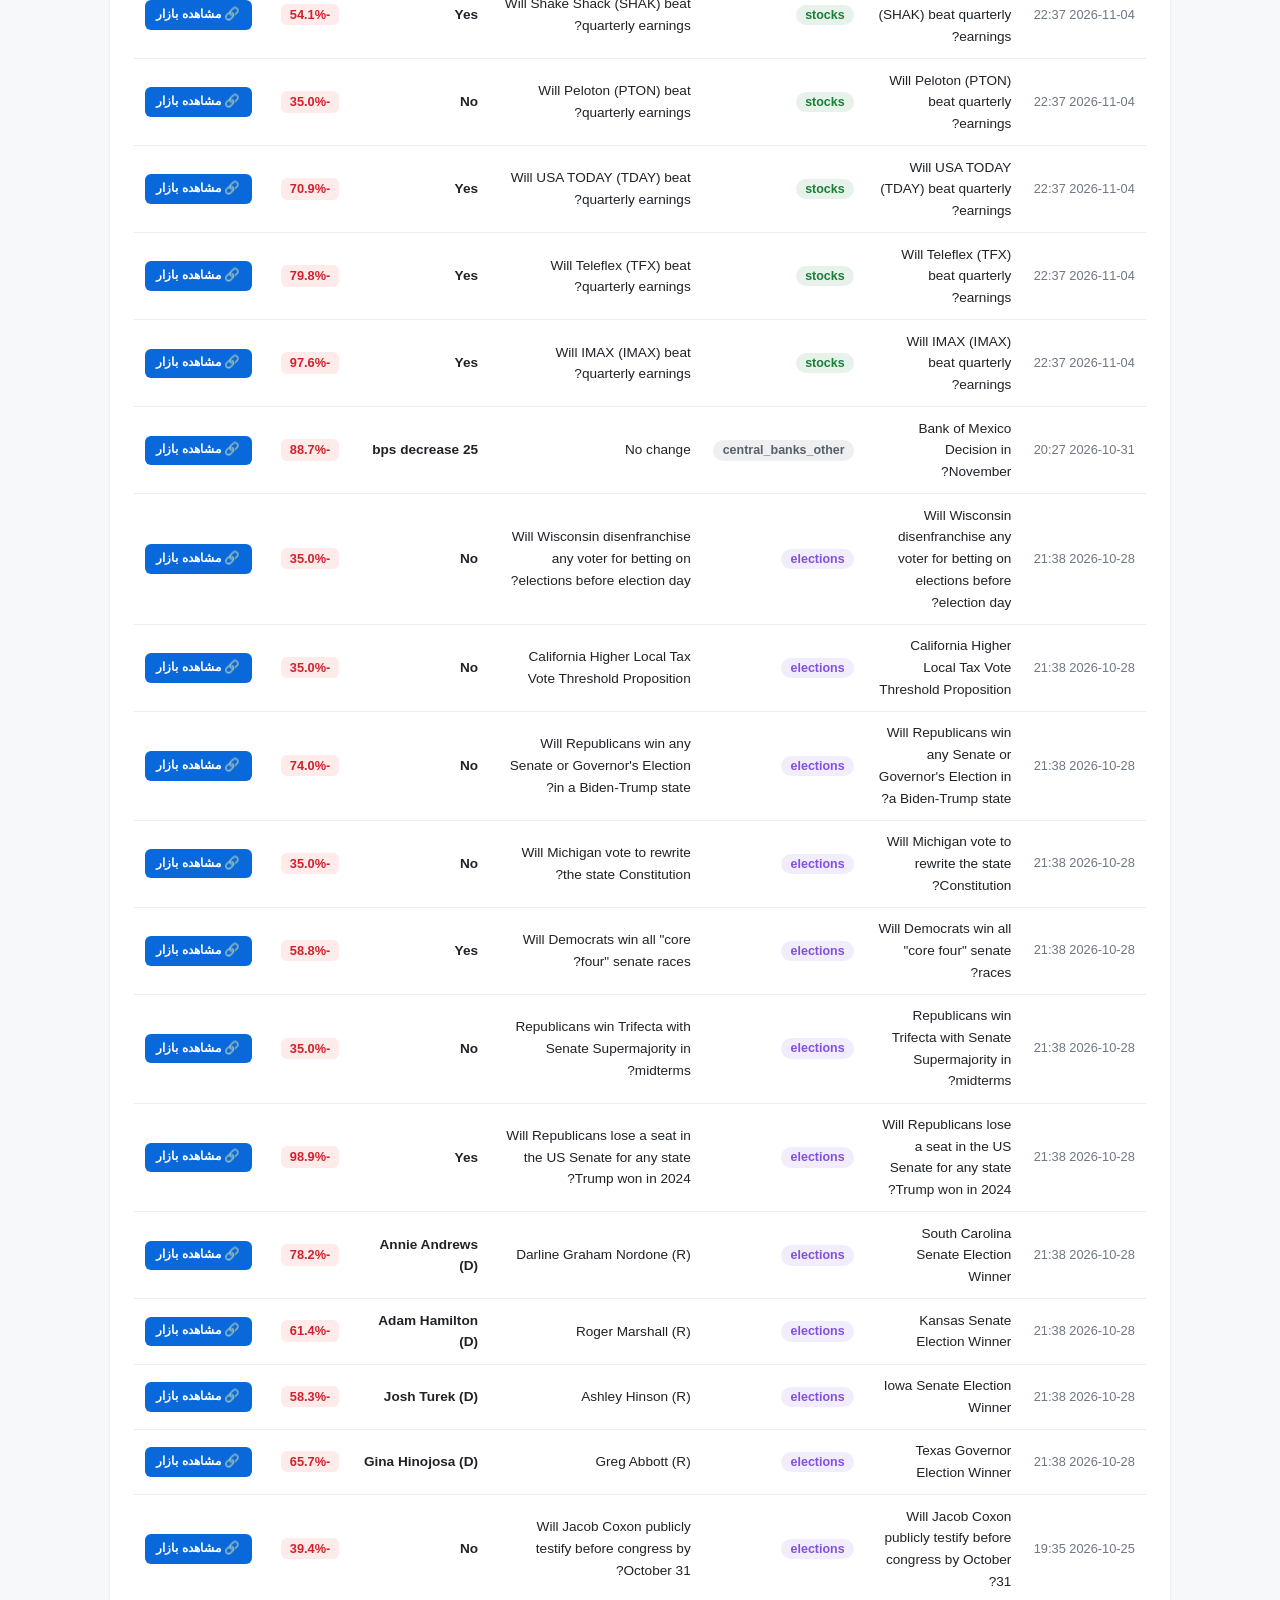
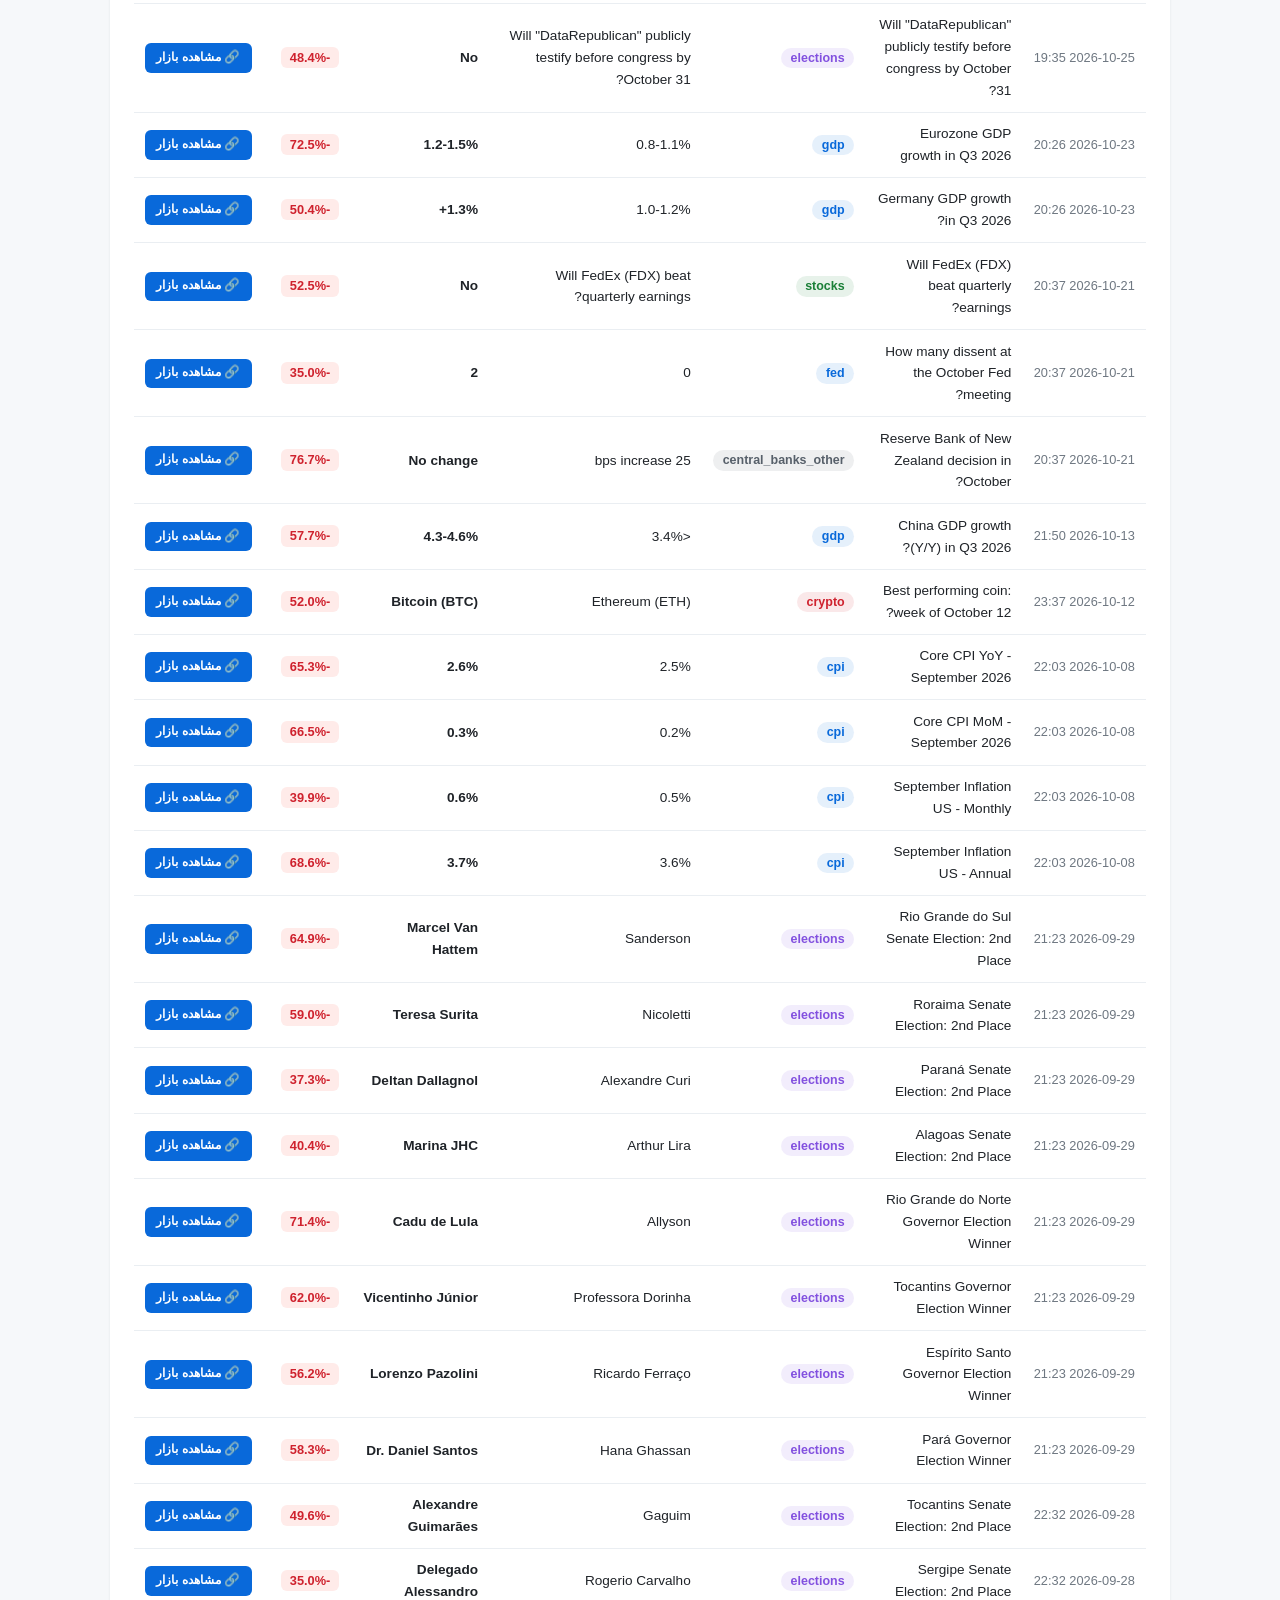
<file: docs/results.html>
<!DOCTYPE html>
<html lang="fa" dir="rtl">
<head>
<meta charset="utf-8">
<meta name="viewport" content="width=device-width, initial-scale=1">
<title>PolyBet — تاریخچه‌ی نتایج سیگنال‌ها</title>
<style>
* { box-sizing: border-box; }
body {
  font-family: "Vazirmatn", "Segoe UI", Tahoma, -apple-system, sans-serif;
  max-width: 1100px; margin: 0 auto; padding: 0 1.25rem 3rem;
  background: #f6f8fa; color: #1f2328; line-height: 1.6;
}
h1 { font-size: 1.5rem; margin-top: 1.75rem; }
.generated-at { color: #6e7781; font-size: 0.85rem; margin-bottom: 1.25rem; }

.summary-box {
  background: #fff; border-radius: 14px; padding: 1.5rem 1.75rem;
  margin-bottom: 1.5rem; box-shadow: 0 1px 3px rgba(31,35,40,0.08);
}
.big-stat { font-size: 1.4rem; margin-bottom: 0.75rem; }
.big-stat strong { color: #0969da; }
.sub-stats { color: #57606a; font-size: 0.9rem; margin-bottom: 1rem; }

.cat-stat-grid { display: flex; flex-wrap: wrap; gap: 0.75rem; margin-top: 0.5rem; }
.cat-stat-card {
  background: #f6f8fa; border-radius: 10px; padding: 0.75rem 1rem;
  min-width: 130px; text-align: center;
}
.cat-stat-num { font-size: 1.1rem; font-weight: 700; margin-top: 0.4rem; }
.cat-stat-rate { font-size: 0.78rem; color: #57606a; }

.section-nav {
  position: sticky; top: 0; z-index: 10; background: #f6f8fa;
  display: flex; flex-wrap: wrap; gap: 0.5rem; padding: 0.75rem 0;
  margin-bottom: 1.25rem;
}
.nav-btn {
  border: 1px solid #d0d7de; background: #fff; color: #1f2328;
  border-radius: 999px; padding: 0.4rem 1rem; font-size: 0.85rem;
  cursor: pointer; transition: all 0.15s;
}
.nav-btn:hover { background: #eaeef2; }
.nav-btn.active { background: #0969da; border-color: #0969da; color: #fff; }

section { background: #fff; border-radius: 14px; padding: 0.5rem 1.5rem 1.25rem; margin-bottom: 1.25rem; box-shadow: 0 1px 3px rgba(31,35,40,0.08); }
summary.section-title { font-size: 1.05rem; padding: 1rem 0; cursor: pointer; font-weight: 700; list-style: none; }
summary.section-title::-webkit-details-marker { display: none; }
summary.section-title::before { content: "▾ "; font-size: 0.8em; }
.section-title.success { color: #1a7f37; }
.section-title.failure { color: #cf222e; }
.section-title.pending { color: #9a6700; }

.table-wrap { overflow-x: auto; }
table { width: 100%; border-collapse: collapse; font-size: 0.85rem; min-width: 720px; }
th { text-align: right; padding: 0.6rem 0.7rem; color: #57606a; font-weight: 600; border-bottom: 2px solid #eaeef2; white-space: nowrap; }
td { text-align: right; padding: 0.65rem 0.7rem; border-bottom: 1px solid #eaeef2; vertical-align: middle; }
tbody tr:hover { background: #f6f8fa; }
.col-date { color: #6e7781; font-size: 0.8rem; white-space: nowrap; }
.col-title { max-width: 280px; }

.cat-badge { padding: 0.2rem 0.6rem; border-radius: 999px; font-size: 0.78rem; font-weight: 600; white-space: nowrap; }

.ret-pill { padding: 0.2rem 0.55rem; border-radius: 6px; font-weight: 700; font-size: 0.8rem; }
.ret-positive { background: #dafbe1; color: #1a7f37; }
.ret-negative { background: #ffebe9; color: #cf222e; }
.ret-neutral { background: #f6f8fa; color: #6e7781; }

.row-link {
  display: inline-block; background: #0969da; color: #fff !important;
  padding: 0.3rem 0.7rem; border-radius: 6px; font-size: 0.78rem;
  text-decoration: none; white-space: nowrap; font-weight: 600;
}
.row-link:hover { background: #0550ae; }
.empty-link { color: #8c959f; }

.empty { color: #6e7781; font-size: 0.85rem; padding: 1rem 0; }
</style>
</head>
<body>
<h1>📈 تاریخچه‌ی کامل نتایج سیگنال‌های PolyBet</h1>
<p class="generated-at">به‌روزرسانی: 2026-11-08 21:41 UTC</p>

<div class="summary-box">
  <div class="big-stat">🎯 درصد موفقیت کلی: <strong>58.5%</strong> <span style="color:#57606a;font-size:0.9rem">(169/289)</span></div>
  <div class="sub-stats">🔢 کل سیگنال‌ها: 390 &nbsp;·&nbsp; نتیجه‌دار: 289 &nbsp;·&nbsp; در انتظار: 101</div>
  <div class="cat-stat-grid"><div class="cat-stat-card"><span class="cat-badge" style="background:#8250df1a;color:#8250df">elections</span><div class="cat-stat-num">136/194</div><div class="cat-stat-rate">70% موفقیت</div></div><div class="cat-stat-card"><span class="cat-badge" style="background:#1a7f371a;color:#1a7f37">stocks</span><div class="cat-stat-num">0/35</div><div class="cat-stat-rate">0% موفقیت</div></div><div class="cat-stat-card"><span class="cat-badge" style="background:#0969da1a;color:#0969da">cpi</span><div class="cat-stat-num">7/13</div><div class="cat-stat-rate">54% موفقیت</div></div><div class="cat-stat-card"><span class="cat-badge" style="background:#57606a1a;color:#57606a">central_banks_other</span><div class="cat-stat-num">9/11</div><div class="cat-stat-rate">82% موفقیت</div></div><div class="cat-stat-card"><span class="cat-badge" style="background:#0969da1a;color:#0969da">gdp</span><div class="cat-stat-num">5/8</div><div class="cat-stat-rate">62% موفقیت</div></div><div class="cat-stat-card"><span class="cat-badge" style="background:#cf222e1a;color:#cf222e">crypto</span><div class="cat-stat-num">1/6</div><div class="cat-stat-rate">17% موفقیت</div></div><div class="cat-stat-card"><span class="cat-badge" style="background:#9a67001a;color:#9a6700">commodities</span><div class="cat-stat-num">0/5</div><div class="cat-stat-rate">0% موفقیت</div></div><div class="cat-stat-card"><span class="cat-badge" style="background:#0969da1a;color:#0969da">fed</span><div class="cat-stat-num">3/5</div><div class="cat-stat-rate">60% موفقیت</div></div><div class="cat-stat-card"><span class="cat-badge" style="background:#0969da1a;color:#0969da">boe</span><div class="cat-stat-num">3/4</div><div class="cat-stat-rate">75% موفقیت</div></div><div class="cat-stat-card"><span class="cat-badge" style="background:#0969da1a;color:#0969da">boc</span><div class="cat-stat-num">2/2</div><div class="cat-stat-rate">100% موفقیت</div></div><div class="cat-stat-card"><span class="cat-badge" style="background:#0969da1a;color:#0969da">employment</span><div class="cat-stat-num">1/2</div><div class="cat-stat-rate">50% موفقیت</div></div><div class="cat-stat-card"><span class="cat-badge" style="background:#0969da1a;color:#0969da">ecb</span><div class="cat-stat-num">2/2</div><div class="cat-stat-rate">100% موفقیت</div></div><div class="cat-stat-card"><span class="cat-badge" style="background:#0969da1a;color:#0969da">pce</span><div class="cat-stat-num">0/2</div><div class="cat-stat-rate">0% موفقیت</div></div></div>
</div>

<nav class="section-nav"><button type="button" class="nav-btn active" data-target="all" onclick="filterCategory(this)">همه</button><button type="button" class="nav-btn" data-target="boc" onclick="filterCategory(this)">boc</button><button type="button" class="nav-btn" data-target="boe" onclick="filterCategory(this)">boe</button><button type="button" class="nav-btn" data-target="central_banks_other" onclick="filterCategory(this)">central_banks_other</button><button type="button" class="nav-btn" data-target="commodities" onclick="filterCategory(this)">commodities</button><button type="button" class="nav-btn" data-target="cpi" onclick="filterCategory(this)">cpi</button><button type="button" class="nav-btn" data-target="crypto" onclick="filterCategory(this)">crypto</button><button type="button" class="nav-btn" data-target="ecb" onclick="filterCategory(this)">ecb</button><button type="button" class="nav-btn" data-target="elections" onclick="filterCategory(this)">elections</button><button type="button" class="nav-btn" data-target="employment" onclick="filterCategory(this)">employment</button><button type="button" class="nav-btn" data-target="fed" onclick="filterCategory(this)">fed</button><button type="button" class="nav-btn" data-target="gdp" onclick="filterCategory(this)">gdp</button><button type="button" class="nav-btn" data-target="pce" onclick="filterCategory(this)">pce</button><button type="button" class="nav-btn" data-target="stocks" onclick="filterCategory(this)">stocks</button></nav>

<section>
<details open>
<summary class="section-title success">✅ سیگنال‌های موفق (169)</summary>
<div class="table-wrap">
<table>
<thead><tr><th>تاریخ</th><th>نام بازار</th><th>دسته</th><th>سیگنال ربات</th><th>باکت/نتیجه‌ی برنده</th><th>بازدهی</th><th>لینک</th></tr></thead>
<tbody><tr data-category="elections">
<td class="col-date">2026-11-04 22:37</td>
<td class="col-title">Which party will win white voters in the Texas Senate election?</td>
<td><span class="cat-badge" style="background:#8250df1a;color:#8250df">elections</span></td>
<td>Republicans</td>
<td><strong>Republicans</strong></td>
<td><span class="ret-pill ret-positive">+1.9%</span></td>
<td><a class="row-link" href="https://polymarket.com/event/which-party-will-win-white-voters-in-the-texas-senate" target="_blank" rel="noopener">🔗 مشاهده بازار</a></td>
</tr>
<tr data-category="elections">
<td class="col-date">2026-11-04 22:37</td>
<td class="col-title">Which party will win Latino voters in the Texas Senate election?</td>
<td><span class="cat-badge" style="background:#8250df1a;color:#8250df">elections</span></td>
<td>Democrats</td>
<td><strong>Democrats</strong></td>
<td><span class="ret-pill ret-positive">+0.5%</span></td>
<td><a class="row-link" href="https://polymarket.com/event/which-party-will-win-latino-voters-in-the-texas-senate" target="_blank" rel="noopener">🔗 مشاهده بازار</a></td>
</tr>
<tr data-category="boe">
<td class="col-date">2026-10-30 21:28</td>
<td class="col-title">Bank of England decision in November?</td>
<td><span class="cat-badge" style="background:#0969da1a;color:#0969da">boe</span></td>
<td>25 bps increase</td>
<td><strong>25 bps increase</strong></td>
<td><span class="ret-pill ret-positive">+2.0%</span></td>
<td><a class="row-link" href="https://polymarket.com/event/bank-of-england-decision-in-november-20260730150602252" target="_blank" rel="noopener">🔗 مشاهده بازار</a></td>
</tr>
<tr data-category="elections">
<td class="col-date">2026-10-28 21:38</td>
<td class="col-title">How many Senate and Governor elections will Republicans win in states won by Kamala?</td>
<td><span class="cat-badge" style="background:#8250df1a;color:#8250df">elections</span></td>
<td>2</td>
<td><strong>2</strong></td>
<td><span class="ret-pill ret-positive">+62.5%</span></td>
<td><a class="row-link" href="https://polymarket.com/event/how-many-senate-and-governor-elections-will-republicans-win-in-states-won-by-kamala-20260702152603469" target="_blank" rel="noopener">🔗 مشاهده بازار</a></td>
</tr>
<tr data-category="elections">
<td class="col-date">2026-10-28 21:38</td>
<td class="col-title">How many Senate and House seats will Republicans have after the midterms?</td>
<td><span class="cat-badge" style="background:#8250df1a;color:#8250df">elections</span></td>
<td>≤46 and ≤192</td>
<td><strong>≤46 and ≤192</strong></td>
<td><span class="ret-pill ret-positive">+89.6%</span></td>
<td><a class="row-link" href="https://polymarket.com/event/how-many-senate-and-house-seats-will-republicans-have-after-the-midterms-20260625152833634" target="_blank" rel="noopener">🔗 مشاهده بازار</a></td>
</tr>
<tr data-category="elections">
<td class="col-date">2026-10-28 21:38</td>
<td class="col-title">Nebraska Senate Election Winner  </td>
<td><span class="cat-badge" style="background:#8250df1a;color:#8250df">elections</span></td>
<td>Pete Ricketts (R)</td>
<td><strong>Pete Ricketts (R)</strong></td>
<td><span class="ret-pill ret-positive">+31.0%</span></td>
<td><a class="row-link" href="https://polymarket.com/event/nebraska-senate-election-winner" target="_blank" rel="noopener">🔗 مشاهده بازار</a></td>
</tr>
<tr data-category="elections">
<td class="col-date">2026-10-28 21:38</td>
<td class="col-title">Louisiana Senate Election Winner</td>
<td><span class="cat-badge" style="background:#8250df1a;color:#8250df">elections</span></td>
<td>Julia Letlow (R)</td>
<td><strong>Julia Letlow (R)</strong></td>
<td><span class="ret-pill ret-positive">+12.1%</span></td>
<td><a class="row-link" href="https://polymarket.com/event/louisiana-senate-election-winner" target="_blank" rel="noopener">🔗 مشاهده بازار</a></td>
</tr>
<tr data-category="elections">
<td class="col-date">2026-10-28 21:38</td>
<td class="col-title">Ohio Senate Election Winner</td>
<td><span class="cat-badge" style="background:#8250df1a;color:#8250df">elections</span></td>
<td>Sherrod Brown (D)</td>
<td><strong>Sherrod Brown (D)</strong></td>
<td><span class="ret-pill ret-positive">+33.6%</span></td>
<td><a class="row-link" href="https://polymarket.com/event/ohio-senate-election-winner" target="_blank" rel="noopener">🔗 مشاهده بازار</a></td>
</tr>
<tr data-category="elections">
<td class="col-date">2026-10-28 21:38</td>
<td class="col-title">Florida Senate Election Winner</td>
<td><span class="cat-badge" style="background:#8250df1a;color:#8250df">elections</span></td>
<td>Ashley Moody (R)</td>
<td><strong>Ashley Moody (R)</strong></td>
<td><span class="ret-pill ret-positive">+8.9%</span></td>
<td><a class="row-link" href="https://polymarket.com/event/florida-senate-election-winner" target="_blank" rel="noopener">🔗 مشاهده بازار</a></td>
</tr>
<tr data-category="elections">
<td class="col-date">2026-10-28 21:38</td>
<td class="col-title">Oklahoma Senate Election Winner</td>
<td><span class="cat-badge" style="background:#8250df1a;color:#8250df">elections</span></td>
<td>Kevin Hern (R)</td>
<td><strong>Kevin Hern (R)</strong></td>
<td><span class="ret-pill ret-positive">+2.2%</span></td>
<td><a class="row-link" href="https://polymarket.com/event/oklahoma-senate-election-winner" target="_blank" rel="noopener">🔗 مشاهده بازار</a></td>
</tr>
<tr data-category="elections">
<td class="col-date">2026-10-28 21:38</td>
<td class="col-title">Wyoming Senate Election Winner</td>
<td><span class="cat-badge" style="background:#8250df1a;color:#8250df">elections</span></td>
<td>Harriet Hageman (R) </td>
<td><strong>Harriet Hageman (R)</strong></td>
<td><span class="ret-pill ret-positive">+1.4%</span></td>
<td><a class="row-link" href="https://polymarket.com/event/wyoming-senate-election-winner" target="_blank" rel="noopener">🔗 مشاهده بازار</a></td>
</tr>
<tr data-category="elections">
<td class="col-date">2026-10-28 21:38</td>
<td class="col-title">West Virginia Senate Election Winner</td>
<td><span class="cat-badge" style="background:#8250df1a;color:#8250df">elections</span></td>
<td>Shelley Moore Capito (R)</td>
<td><strong>Shelley Moore Capito (R)</strong></td>
<td><span class="ret-pill ret-positive">+1.6%</span></td>
<td><a class="row-link" href="https://polymarket.com/event/west-virginia-senate-election-winner" target="_blank" rel="noopener">🔗 مشاهده بازار</a></td>
</tr>
<tr data-category="elections">
<td class="col-date">2026-10-28 21:38</td>
<td class="col-title">Virginia Senate Election Winner</td>
<td><span class="cat-badge" style="background:#8250df1a;color:#8250df">elections</span></td>
<td>Mark Warner (D)</td>
<td><strong>Mark Warner (D)</strong></td>
<td><span class="ret-pill ret-positive">+1.8%</span></td>
<td><a class="row-link" href="https://polymarket.com/event/virginia-senate-election-winner" target="_blank" rel="noopener">🔗 مشاهده بازار</a></td>
</tr>
<tr data-category="elections">
<td class="col-date">2026-10-28 21:38</td>
<td class="col-title">Texas Senate Election Winner</td>
<td><span class="cat-badge" style="background:#8250df1a;color:#8250df">elections</span></td>
<td>James Talarico (D)</td>
<td><strong>James Talarico (D)</strong></td>
<td><span class="ret-pill ret-positive">+33.1%</span></td>
<td><a class="row-link" href="https://polymarket.com/event/texas-senate-election-winner" target="_blank" rel="noopener">🔗 مشاهده بازار</a></td>
</tr>
<tr data-category="elections">
<td class="col-date">2026-10-28 21:38</td>
<td class="col-title">Tennessee Senate Election Winner</td>
<td><span class="cat-badge" style="background:#8250df1a;color:#8250df">elections</span></td>
<td>Bill Hagerty (R)</td>
<td><strong>Bill Hagerty (R)</strong></td>
<td><span class="ret-pill ret-positive">+4.0%</span></td>
<td><a class="row-link" href="https://polymarket.com/event/tennessee-senate-election-winner" target="_blank" rel="noopener">🔗 مشاهده بازار</a></td>
</tr>
<tr data-category="elections">
<td class="col-date">2026-10-28 21:38</td>
<td class="col-title">South Dakota Senate Election Winner</td>
<td><span class="cat-badge" style="background:#8250df1a;color:#8250df">elections</span></td>
<td>Mike Rounds (R)</td>
<td><strong>Mike Rounds (R)</strong></td>
<td><span class="ret-pill ret-positive">+5.0%</span></td>
<td><a class="row-link" href="https://polymarket.com/event/south-dakota-senate-election-winner" target="_blank" rel="noopener">🔗 مشاهده بازار</a></td>
</tr>
<tr data-category="elections">
<td class="col-date">2026-10-28 21:38</td>
<td class="col-title">Rhode Island Senate Election Winner</td>
<td><span class="cat-badge" style="background:#8250df1a;color:#8250df">elections</span></td>
<td>Jack Reed (D)</td>
<td><strong>Jack Reed (D)</strong></td>
<td><span class="ret-pill ret-positive">+1.8%</span></td>
<td><a class="row-link" href="https://polymarket.com/event/rhode-island-senate-election-winner" target="_blank" rel="noopener">🔗 مشاهده بازار</a></td>
</tr>
<tr data-category="elections">
<td class="col-date">2026-10-28 21:38</td>
<td class="col-title">Oregon Senate Election Winner</td>
<td><span class="cat-badge" style="background:#8250df1a;color:#8250df">elections</span></td>
<td>Jeff Merkley (D)</td>
<td><strong>Jeff Merkley (D)</strong></td>
<td><span class="ret-pill ret-positive">+1.3%</span></td>
<td><a class="row-link" href="https://polymarket.com/event/oregon-senate-election-winner" target="_blank" rel="noopener">🔗 مشاهده بازار</a></td>
</tr>
<tr data-category="elections">
<td class="col-date">2026-10-28 21:38</td>
<td class="col-title">North Carolina Senate Election Winner</td>
<td><span class="cat-badge" style="background:#8250df1a;color:#8250df">elections</span></td>
<td>Roy Cooper (D)</td>
<td><strong>Roy Cooper (D)</strong></td>
<td><span class="ret-pill ret-positive">+2.6%</span></td>
<td><a class="row-link" href="https://polymarket.com/event/north-carolina-senate-election-winner" target="_blank" rel="noopener">🔗 مشاهده بازار</a></td>
</tr>
<tr data-category="elections">
<td class="col-date">2026-10-28 21:38</td>
<td class="col-title">New Jersey Senate Election Winner</td>
<td><span class="cat-badge" style="background:#8250df1a;color:#8250df">elections</span></td>
<td>Cory Booker (D)</td>
<td><strong>Cory Booker (D)</strong></td>
<td><span class="ret-pill ret-positive">+1.6%</span></td>
<td><a class="row-link" href="https://polymarket.com/event/new-jersey-senate-election-winner" target="_blank" rel="noopener">🔗 مشاهده بازار</a></td>
</tr>
<tr data-category="elections">
<td class="col-date">2026-10-28 21:38</td>
<td class="col-title">New Hampshire Senate Election Winner</td>
<td><span class="cat-badge" style="background:#8250df1a;color:#8250df">elections</span></td>
<td>Chris Pappas (D)</td>
<td><strong>Chris Pappas (D)</strong></td>
<td><span class="ret-pill ret-positive">+9.4%</span></td>
<td><a class="row-link" href="https://polymarket.com/event/new-hampshire-senate-election-winner" target="_blank" rel="noopener">🔗 مشاهده بازار</a></td>
</tr>
<tr data-category="elections">
<td class="col-date">2026-10-28 21:38</td>
<td class="col-title">Montana Senate Election Winner</td>
<td><span class="cat-badge" style="background:#8250df1a;color:#8250df">elections</span></td>
<td>Kurt Alme (R) </td>
<td><strong>Kurt Alme (R)</strong></td>
<td><span class="ret-pill ret-positive">+12.6%</span></td>
<td><a class="row-link" href="https://polymarket.com/event/montana-senate-election-winner" target="_blank" rel="noopener">🔗 مشاهده بازار</a></td>
</tr>
<tr data-category="elections">
<td class="col-date">2026-10-28 21:38</td>
<td class="col-title">Minnesota Senate Election Winner</td>
<td><span class="cat-badge" style="background:#8250df1a;color:#8250df">elections</span></td>
<td>Peggy Flanagan (D)</td>
<td><strong>Peggy Flanagan (D)</strong></td>
<td><span class="ret-pill ret-positive">+9.4%</span></td>
<td><a class="row-link" href="https://polymarket.com/event/minnesota-senate-election-winner" target="_blank" rel="noopener">🔗 مشاهده بازار</a></td>
</tr>
<tr data-category="elections">
<td class="col-date">2026-10-28 21:38</td>
<td class="col-title">Michigan Senate Election Winner</td>
<td><span class="cat-badge" style="background:#8250df1a;color:#8250df">elections</span></td>
<td>Abdul El-Sayed (D)</td>
<td><strong>Abdul El-Sayed (D)</strong></td>
<td><span class="ret-pill ret-positive">+31.5%</span></td>
<td><a class="row-link" href="https://polymarket.com/event/michigan-senate-election-winner" target="_blank" rel="noopener">🔗 مشاهده بازار</a></td>
</tr>
<tr data-category="elections">
<td class="col-date">2026-10-28 21:38</td>
<td class="col-title">Massachusetts Senate Election Winner</td>
<td><span class="cat-badge" style="background:#8250df1a;color:#8250df">elections</span></td>
<td>Ed Markey (D)</td>
<td><strong>Ed Markey (D)</strong></td>
<td><span class="ret-pill ret-positive">+1.6%</span></td>
<td><a class="row-link" href="https://polymarket.com/event/massachusetts-senate-election-winner" target="_blank" rel="noopener">🔗 مشاهده بازار</a></td>
</tr>
<tr data-category="elections">
<td class="col-date">2026-10-28 21:38</td>
<td class="col-title">Maine Senate Election Winner</td>
<td><span class="cat-badge" style="background:#8250df1a;color:#8250df">elections</span></td>
<td>Troy Jackson (D)</td>
<td><strong>Troy Jackson (D)</strong></td>
<td><span class="ret-pill ret-positive">+39.4%</span></td>
<td><a class="row-link" href="https://polymarket.com/event/maine-senate-election-winner" target="_blank" rel="noopener">🔗 مشاهده بازار</a></td>
</tr>
<tr data-category="elections">
<td class="col-date">2026-10-28 21:38</td>
<td class="col-title">Kentucky Senate Election Winner</td>
<td><span class="cat-badge" style="background:#8250df1a;color:#8250df">elections</span></td>
<td>Andy Barr (R)</td>
<td><strong>Andy Barr (R)</strong></td>
<td><span class="ret-pill ret-positive">+2.7%</span></td>
<td><a class="row-link" href="https://polymarket.com/event/kentucky-senate-election-winner" target="_blank" rel="noopener">🔗 مشاهده بازار</a></td>
</tr>
<tr data-category="elections">
<td class="col-date">2026-10-28 21:38</td>
<td class="col-title">Illinois Senate Election Winner</td>
<td><span class="cat-badge" style="background:#8250df1a;color:#8250df">elections</span></td>
<td>Juliana Stratton (D)</td>
<td><strong>Juliana Stratton (D)</strong></td>
<td><span class="ret-pill ret-positive">+1.6%</span></td>
<td><a class="row-link" href="https://polymarket.com/event/illinois-senate-election-winner" target="_blank" rel="noopener">🔗 مشاهده بازار</a></td>
</tr>
<tr data-category="elections">
<td class="col-date">2026-10-28 21:38</td>
<td class="col-title">Idaho Senate Election Winner</td>
<td><span class="cat-badge" style="background:#8250df1a;color:#8250df">elections</span></td>
<td>Jim Risch (R)</td>
<td><strong>Jim Risch (R)</strong></td>
<td><span class="ret-pill ret-positive">+4.3%</span></td>
<td><a class="row-link" href="https://polymarket.com/event/idaho-senate-election-winner" target="_blank" rel="noopener">🔗 مشاهده بازار</a></td>
</tr>
<tr data-category="elections">
<td class="col-date">2026-10-28 21:38</td>
<td class="col-title">Georgia Senate Election Winner</td>
<td><span class="cat-badge" style="background:#8250df1a;color:#8250df">elections</span></td>
<td>Jon Ossoff (D) </td>
<td><strong>Jon Ossoff (D)</strong></td>
<td><span class="ret-pill ret-positive">+4.0%</span></td>
<td><a class="row-link" href="https://polymarket.com/event/georgia-senate-election-winner" target="_blank" rel="noopener">🔗 مشاهده بازار</a></td>
</tr>
<tr data-category="elections">
<td class="col-date">2026-10-28 21:38</td>
<td class="col-title">Delaware Senate Election Winner</td>
<td><span class="cat-badge" style="background:#8250df1a;color:#8250df">elections</span></td>
<td>Democrat</td>
<td><strong>Democrat</strong></td>
<td><span class="ret-pill ret-positive">+2.8%</span></td>
<td><a class="row-link" href="https://polymarket.com/event/delaware-senate-election-winner" target="_blank" rel="noopener">🔗 مشاهده بازار</a></td>
</tr>
<tr data-category="elections">
<td class="col-date">2026-10-28 21:38</td>
<td class="col-title">Colorado Senate Election Winner</td>
<td><span class="cat-badge" style="background:#8250df1a;color:#8250df">elections</span></td>
<td>John Hickenlooper (D)</td>
<td><strong>John Hickenlooper (D)</strong></td>
<td><span class="ret-pill ret-positive">+1.2%</span></td>
<td><a class="row-link" href="https://polymarket.com/event/colorado-senate-election-winner" target="_blank" rel="noopener">🔗 مشاهده بازار</a></td>
</tr>
<tr data-category="elections">
<td class="col-date">2026-10-28 21:38</td>
<td class="col-title">Arkansas Senate Election Winner</td>
<td><span class="cat-badge" style="background:#8250df1a;color:#8250df">elections</span></td>
<td>Tom Cotton (R) </td>
<td><strong>Tom Cotton (R)</strong></td>
<td><span class="ret-pill ret-positive">+5.0%</span></td>
<td><a class="row-link" href="https://polymarket.com/event/arkansas-senate-election-winner" target="_blank" rel="noopener">🔗 مشاهده بازار</a></td>
</tr>
<tr data-category="elections">
<td class="col-date">2026-10-28 21:38</td>
<td class="col-title">Alabama Senate Election Winner</td>
<td><span class="cat-badge" style="background:#8250df1a;color:#8250df">elections</span></td>
<td>Barry Moore (R)</td>
<td><strong>Barry Moore (R)</strong></td>
<td><span class="ret-pill ret-positive">+1.1%</span></td>
<td><a class="row-link" href="https://polymarket.com/event/alabama-senate-election-winner-154" target="_blank" rel="noopener">🔗 مشاهده بازار</a></td>
</tr>
<tr data-category="elections">
<td class="col-date">2026-10-28 21:38</td>
<td class="col-title">Wyoming Governor Election Winner</td>
<td><span class="cat-badge" style="background:#8250df1a;color:#8250df">elections</span></td>
<td>Eric Barlow (R)</td>
<td><strong>Eric Barlow (R)</strong></td>
<td><span class="ret-pill ret-positive">+1.7%</span></td>
<td><a class="row-link" href="https://polymarket.com/event/wyoming-governor-winner-2026" target="_blank" rel="noopener">🔗 مشاهده بازار</a></td>
</tr>
<tr data-category="elections">
<td class="col-date">2026-10-28 21:38</td>
<td class="col-title">Wisconsin Governor Election Winner</td>
<td><span class="cat-badge" style="background:#8250df1a;color:#8250df">elections</span></td>
<td>David Crowley (D)</td>
<td><strong>David Crowley (D)</strong></td>
<td><span class="ret-pill ret-positive">+16.8%</span></td>
<td><a class="row-link" href="https://polymarket.com/event/wisconsin-governor-winner-2026" target="_blank" rel="noopener">🔗 مشاهده بازار</a></td>
</tr>
<tr data-category="elections">
<td class="col-date">2026-10-28 21:38</td>
<td class="col-title">Vermont Governor Election Winner</td>
<td><span class="cat-badge" style="background:#8250df1a;color:#8250df">elections</span></td>
<td>Phil Scott (R)</td>
<td><strong>Phil Scott (R)</strong></td>
<td><span class="ret-pill ret-positive">+24.1%</span></td>
<td><a class="row-link" href="https://polymarket.com/event/vermont-governor-winner-2026" target="_blank" rel="noopener">🔗 مشاهده بازار</a></td>
</tr>
<tr data-category="elections">
<td class="col-date">2026-10-28 21:38</td>
<td class="col-title">Tennessee Governor Election Winner</td>
<td><span class="cat-badge" style="background:#8250df1a;color:#8250df">elections</span></td>
<td>Marsha Blackburn (R)</td>
<td><strong>Marsha Blackburn (R)</strong></td>
<td><span class="ret-pill ret-positive">+6.9%</span></td>
<td><a class="row-link" href="https://polymarket.com/event/tennessee-governor-winner-2026" target="_blank" rel="noopener">🔗 مشاهده بازار</a></td>
</tr>
<tr data-category="elections">
<td class="col-date">2026-10-28 21:38</td>
<td class="col-title">South Dakota Governor Election Winner</td>
<td><span class="cat-badge" style="background:#8250df1a;color:#8250df">elections</span></td>
<td>Larry Rhoden (R)</td>
<td><strong>Larry Rhoden (R)</strong></td>
<td><span class="ret-pill ret-positive">+2.7%</span></td>
<td><a class="row-link" href="https://polymarket.com/event/south-dakota-governor-winner-2026" target="_blank" rel="noopener">🔗 مشاهده بازار</a></td>
</tr>
<tr data-category="elections">
<td class="col-date">2026-10-28 21:38</td>
<td class="col-title">South Carolina Governor Election Winner</td>
<td><span class="cat-badge" style="background:#8250df1a;color:#8250df">elections</span></td>
<td>Alan Wilson (R)</td>
<td><strong>Alan Wilson (R)</strong></td>
<td><span class="ret-pill ret-positive">+8.6%</span></td>
<td><a class="row-link" href="https://polymarket.com/event/south-carolina-governor-winner-2026" target="_blank" rel="noopener">🔗 مشاهده بازار</a></td>
</tr>
<tr data-category="elections">
<td class="col-date">2026-10-28 21:38</td>
<td class="col-title">Rhode Island Governor Election Winner</td>
<td><span class="cat-badge" style="background:#8250df1a;color:#8250df">elections</span></td>
<td>Helena Foulkes (D)</td>
<td><strong>Helena Foulkes (D)</strong></td>
<td><span class="ret-pill ret-positive">+3.8%</span></td>
<td><a class="row-link" href="https://polymarket.com/event/rhode-island-governor-winner-2026" target="_blank" rel="noopener">🔗 مشاهده بازار</a></td>
</tr>
<tr data-category="elections">
<td class="col-date">2026-10-28 21:38</td>
<td class="col-title">Pennsylvania Governor Election Winner</td>
<td><span class="cat-badge" style="background:#8250df1a;color:#8250df">elections</span></td>
<td>Josh Shapiro (D)</td>
<td><strong>Josh Shapiro (D)</strong></td>
<td><span class="ret-pill ret-positive">+2.0%</span></td>
<td><a class="row-link" href="https://polymarket.com/event/pennsylvania-governor-winner-2026" target="_blank" rel="noopener">🔗 مشاهده بازار</a></td>
</tr>
<tr data-category="elections">
<td class="col-date">2026-10-28 21:38</td>
<td class="col-title">Oregon Governor Election Winner</td>
<td><span class="cat-badge" style="background:#8250df1a;color:#8250df">elections</span></td>
<td>Tina Kotek (D)</td>
<td><strong>Tina Kotek (D)</strong></td>
<td><span class="ret-pill ret-positive">+18.4%</span></td>
<td><a class="row-link" href="https://polymarket.com/event/oregon-governor-winner-2026" target="_blank" rel="noopener">🔗 مشاهده بازار</a></td>
</tr>
<tr data-category="elections">
<td class="col-date">2026-10-28 21:38</td>
<td class="col-title">Oklahoma Governor Election Winner</td>
<td><span class="cat-badge" style="background:#8250df1a;color:#8250df">elections</span></td>
<td>Mike Mazzei (R)</td>
<td><strong>Mike Mazzei (R)</strong></td>
<td><span class="ret-pill ret-positive">+11.0%</span></td>
<td><a class="row-link" href="https://polymarket.com/event/oklahoma-governor-winner-2026" target="_blank" rel="noopener">🔗 مشاهده بازار</a></td>
</tr>
<tr data-category="elections">
<td class="col-date">2026-10-28 21:38</td>
<td class="col-title">Ohio Governor Election Winner</td>
<td><span class="cat-badge" style="background:#8250df1a;color:#8250df">elections</span></td>
<td>Amy Acton (D)</td>
<td><strong>Amy Acton (D)</strong></td>
<td><span class="ret-pill ret-positive">+19.4%</span></td>
<td><a class="row-link" href="https://polymarket.com/event/ohio-governor-winner-2026" target="_blank" rel="noopener">🔗 مشاهده بازار</a></td>
</tr>
<tr data-category="elections">
<td class="col-date">2026-10-28 21:38</td>
<td class="col-title">New York Governor Election Winner</td>
<td><span class="cat-badge" style="background:#8250df1a;color:#8250df">elections</span></td>
<td>Kathy Hochul (D)</td>
<td><strong>Kathy Hochul (D)</strong></td>
<td><span class="ret-pill ret-positive">+3.4%</span></td>
<td><a class="row-link" href="https://polymarket.com/event/new-york-governor-winner-2026" target="_blank" rel="noopener">🔗 مشاهده بازار</a></td>
</tr>
<tr data-category="elections">
<td class="col-date">2026-10-28 21:38</td>
<td class="col-title">New Hampshire Governor Election Winner</td>
<td><span class="cat-badge" style="background:#8250df1a;color:#8250df">elections</span></td>
<td>Kelly Ayotte (R)</td>
<td><strong>Kelly Ayotte (R)</strong></td>
<td><span class="ret-pill ret-positive">+7.2%</span></td>
<td><a class="row-link" href="https://polymarket.com/event/new-hampshire-governor-winner-2026" target="_blank" rel="noopener">🔗 مشاهده بازار</a></td>
</tr>
<tr data-category="elections">
<td class="col-date">2026-10-28 21:38</td>
<td class="col-title">Nevada Governor Election Winner</td>
<td><span class="cat-badge" style="background:#8250df1a;color:#8250df">elections</span></td>
<td>Aaron Ford (D)</td>
<td><strong>Aaron Ford (D)</strong></td>
<td><span class="ret-pill ret-positive">+21.5%</span></td>
<td><a class="row-link" href="https://polymarket.com/event/nevada-governor-winner-2026" target="_blank" rel="noopener">🔗 مشاهده بازار</a></td>
</tr>
<tr data-category="elections">
<td class="col-date">2026-10-28 21:38</td>
<td class="col-title">Nebraska Governor Election Winner</td>
<td><span class="cat-badge" style="background:#8250df1a;color:#8250df">elections</span></td>
<td>Jim Pillen (R)</td>
<td><strong>Jim Pillen (R)</strong></td>
<td><span class="ret-pill ret-positive">+17.3%</span></td>
<td><a class="row-link" href="https://polymarket.com/event/nebraska-governor-winner-2026" target="_blank" rel="noopener">🔗 مشاهده بازار</a></td>
</tr>
<tr data-category="elections">
<td class="col-date">2026-10-28 21:38</td>
<td class="col-title">Minnesota Governor Election Winner</td>
<td><span class="cat-badge" style="background:#8250df1a;color:#8250df">elections</span></td>
<td>Amy Klobuchar (D)</td>
<td><strong>Amy Klobuchar (D)</strong></td>
<td><span class="ret-pill ret-positive">+3.5%</span></td>
<td><a class="row-link" href="https://polymarket.com/event/minnesota-governor-winner-2026" target="_blank" rel="noopener">🔗 مشاهده بازار</a></td>
</tr>
<tr data-category="elections">
<td class="col-date">2026-10-28 21:38</td>
<td class="col-title">Michigan Governor Election Winner</td>
<td><span class="cat-badge" style="background:#8250df1a;color:#8250df">elections</span></td>
<td>Jocelyn Benson (D)</td>
<td><strong>Jocelyn Benson (D)</strong></td>
<td><span class="ret-pill ret-positive">+6.9%</span></td>
<td><a class="row-link" href="https://polymarket.com/event/michigan-governor-winner-2026" target="_blank" rel="noopener">🔗 مشاهده بازار</a></td>
</tr>
<tr data-category="elections">
<td class="col-date">2026-10-28 21:38</td>
<td class="col-title">Massachusetts Governor Election Winner</td>
<td><span class="cat-badge" style="background:#8250df1a;color:#8250df">elections</span></td>
<td>Maura Healey (D)</td>
<td><strong>Maura Healey (D)</strong></td>
<td><span class="ret-pill ret-positive">+4.2%</span></td>
<td><a class="row-link" href="https://polymarket.com/event/massachusetts-governor-winner-2026" target="_blank" rel="noopener">🔗 مشاهده بازار</a></td>
</tr>
<tr data-category="elections">
<td class="col-date">2026-10-28 21:38</td>
<td class="col-title">Maryland Governor Election Winner</td>
<td><span class="cat-badge" style="background:#8250df1a;color:#8250df">elections</span></td>
<td>Wes Moore (D)</td>
<td><strong>Wes Moore (D)</strong></td>
<td><span class="ret-pill ret-positive">+2.4%</span></td>
<td><a class="row-link" href="https://polymarket.com/event/maryland-governor-winner-2026" target="_blank" rel="noopener">🔗 مشاهده بازار</a></td>
</tr>
<tr data-category="elections">
<td class="col-date">2026-10-28 21:38</td>
<td class="col-title">Maine Governor Election Winner</td>
<td><span class="cat-badge" style="background:#8250df1a;color:#8250df">elections</span></td>
<td>Hannah Pingree (D)</td>
<td><strong>Hannah Pingree (D)</strong></td>
<td><span class="ret-pill ret-positive">+4.7%</span></td>
<td><a class="row-link" href="https://polymarket.com/event/maine-governor-winner-2026" target="_blank" rel="noopener">🔗 مشاهده بازار</a></td>
</tr>
<tr data-category="elections">
<td class="col-date">2026-10-28 21:38</td>
<td class="col-title">Iowa Governor Election Winner</td>
<td><span class="cat-badge" style="background:#8250df1a;color:#8250df">elections</span></td>
<td>Rob Sand (D)</td>
<td><strong>Rob Sand (D)</strong></td>
<td><span class="ret-pill ret-positive">+16.8%</span></td>
<td><a class="row-link" href="https://polymarket.com/event/iowa-governor-winner-2026" target="_blank" rel="noopener">🔗 مشاهده بازار</a></td>
</tr>
<tr data-category="elections">
<td class="col-date">2026-10-28 21:38</td>
<td class="col-title">Illinois Governor Election Winner</td>
<td><span class="cat-badge" style="background:#8250df1a;color:#8250df">elections</span></td>
<td>JB Pritzker (D)</td>
<td><strong>JB Pritzker (D)</strong></td>
<td><span class="ret-pill ret-positive">+1.7%</span></td>
<td><a class="row-link" href="https://polymarket.com/event/illinois-governor-winner-2026" target="_blank" rel="noopener">🔗 مشاهده بازار</a></td>
</tr>
<tr data-category="elections">
<td class="col-date">2026-10-28 21:38</td>
<td class="col-title">Idaho Governor Election Winner</td>
<td><span class="cat-badge" style="background:#8250df1a;color:#8250df">elections</span></td>
<td>Brad Little (R)</td>
<td><strong>Brad Little (R)</strong></td>
<td><span class="ret-pill ret-positive">+2.5%</span></td>
<td><a class="row-link" href="https://polymarket.com/event/idaho-governor-winner-2026" target="_blank" rel="noopener">🔗 مشاهده بازار</a></td>
</tr>
<tr data-category="elections">
<td class="col-date">2026-10-28 21:38</td>
<td class="col-title">Hawaii Governor Election Winner</td>
<td><span class="cat-badge" style="background:#8250df1a;color:#8250df">elections</span></td>
<td>Josh Green (D)</td>
<td><strong>Josh Green (D)</strong></td>
<td><span class="ret-pill ret-positive">+1.9%</span></td>
<td><a class="row-link" href="https://polymarket.com/event/hawaii-governor-winner-2026" target="_blank" rel="noopener">🔗 مشاهده بازار</a></td>
</tr>
<tr data-category="elections">
<td class="col-date">2026-10-28 21:38</td>
<td class="col-title">Georgia Governor Election Winner</td>
<td><span class="cat-badge" style="background:#8250df1a;color:#8250df">elections</span></td>
<td>Keisha Lance Bottoms (D)</td>
<td><strong>Keisha Lance Bottoms (D)</strong></td>
<td><span class="ret-pill ret-positive">+39.4%</span></td>
<td><a class="row-link" href="https://polymarket.com/event/georgia-governor-winner-2026" target="_blank" rel="noopener">🔗 مشاهده بازار</a></td>
</tr>
<tr data-category="elections">
<td class="col-date">2026-10-28 21:38</td>
<td class="col-title">Florida Governor Election Winner</td>
<td><span class="cat-badge" style="background:#8250df1a;color:#8250df">elections</span></td>
<td>Byron Donalds (R) </td>
<td><strong>Byron Donalds (R)</strong></td>
<td><span class="ret-pill ret-positive">+26.8%</span></td>
<td><a class="row-link" href="https://polymarket.com/event/florida-governor-winner-2026" target="_blank" rel="noopener">🔗 مشاهده بازار</a></td>
</tr>
<tr data-category="elections">
<td class="col-date">2026-10-28 21:38</td>
<td class="col-title">Connecticut Governor Election Winner</td>
<td><span class="cat-badge" style="background:#8250df1a;color:#8250df">elections</span></td>
<td>Ned Lamont (D)</td>
<td><strong>Ned Lamont (D)</strong></td>
<td><span class="ret-pill ret-positive">+3.3%</span></td>
<td><a class="row-link" href="https://polymarket.com/event/connecticut-governor-winner-2026" target="_blank" rel="noopener">🔗 مشاهده بازار</a></td>
</tr>
<tr data-category="elections">
<td class="col-date">2026-10-28 21:38</td>
<td class="col-title">Colorado Governor Election Winner</td>
<td><span class="cat-badge" style="background:#8250df1a;color:#8250df">elections</span></td>
<td>Phil Weiser (D)</td>
<td><strong>Phil Weiser (D)</strong></td>
<td><span class="ret-pill ret-positive">+3.0%</span></td>
<td><a class="row-link" href="https://polymarket.com/event/colorado-governor-winner-2026" target="_blank" rel="noopener">🔗 مشاهده بازار</a></td>
</tr>
<tr data-category="elections">
<td class="col-date">2026-10-28 21:38</td>
<td class="col-title">Arkansas Governor Election Winner</td>
<td><span class="cat-badge" style="background:#8250df1a;color:#8250df">elections</span></td>
<td>Sarah Huckabee Sanders (R)</td>
<td><strong>Sarah Huckabee Sanders (R)</strong></td>
<td><span class="ret-pill ret-positive">+2.8%</span></td>
<td><a class="row-link" href="https://polymarket.com/event/arkansas-governor-winner-2026" target="_blank" rel="noopener">🔗 مشاهده بازار</a></td>
</tr>
<tr data-category="elections">
<td class="col-date">2026-10-28 21:38</td>
<td class="col-title">Alabama Governor Election Winner</td>
<td><span class="cat-badge" style="background:#8250df1a;color:#8250df">elections</span></td>
<td>Tommy Tuberville (R)</td>
<td><strong>Tommy Tuberville (R)</strong></td>
<td><span class="ret-pill ret-positive">+5.2%</span></td>
<td><a class="row-link" href="https://polymarket.com/event/alabama-governor-winner-2026" target="_blank" rel="noopener">🔗 مشاهده بازار</a></td>
</tr>
<tr data-category="elections">
<td class="col-date">2026-10-28 21:38</td>
<td class="col-title">Arizona Governor Election Winner</td>
<td><span class="cat-badge" style="background:#8250df1a;color:#8250df">elections</span></td>
<td>Katie Hobbs (D)</td>
<td><strong>Katie Hobbs (D)</strong></td>
<td><span class="ret-pill ret-positive">+8.9%</span></td>
<td><a class="row-link" href="https://polymarket.com/event/arizona-governor-winner-2026" target="_blank" rel="noopener">🔗 مشاهده بازار</a></td>
</tr>
<tr data-category="elections">
<td class="col-date">2026-10-28 21:38</td>
<td class="col-title">California Governor Election Winner</td>
<td><span class="cat-badge" style="background:#8250df1a;color:#8250df">elections</span></td>
<td>Xavier Becerra</td>
<td><strong>Xavier Becerra</strong></td>
<td><span class="ret-pill ret-positive">+3.0%</span></td>
<td><a class="row-link" href="https://polymarket.com/event/california-governor-election-2026" target="_blank" rel="noopener">🔗 مشاهده بازار</a></td>
</tr>
<tr data-category="elections">
<td class="col-date">2026-10-28 21:38</td>
<td class="col-title">Balance of Power: 2026 Midterms</td>
<td><span class="cat-badge" style="background:#8250df1a;color:#8250df">elections</span></td>
<td>Democrats Sweep</td>
<td><strong>Democrats Sweep</strong></td>
<td><span class="ret-pill ret-positive">+36.2%</span></td>
<td><a class="row-link" href="https://polymarket.com/event/balance-of-power-2026-midterms" target="_blank" rel="noopener">🔗 مشاهده بازار</a></td>
</tr>
<tr data-category="elections">
<td class="col-date">2026-10-28 21:38</td>
<td class="col-title">Which party will win the Senate in 2026?</td>
<td><span class="cat-badge" style="background:#8250df1a;color:#8250df">elections</span></td>
<td>Democratic Party</td>
<td><strong>Democratic Party</strong></td>
<td><span class="ret-pill ret-positive">+35.2%</span></td>
<td><a class="row-link" href="https://polymarket.com/event/which-party-will-win-the-senate-in-2026" target="_blank" rel="noopener">🔗 مشاهده بازار</a></td>
</tr>
<tr data-category="gdp">
<td class="col-date">2026-10-23 20:26</td>
<td class="col-title">Mexico GDP growth in Q3 2026?</td>
<td><span class="cat-badge" style="background:#0969da1a;color:#0969da">gdp</span></td>
<td>3.0-3.5%</td>
<td><strong>3.0-3.5%</strong></td>
<td><span class="ret-pill ret-positive">+60.2%</span></td>
<td><a class="row-link" href="https://polymarket.com/event/mexico-gdp-growth-in-q3-2026" target="_blank" rel="noopener">🔗 مشاهده بازار</a></td>
</tr>
<tr data-category="gdp">
<td class="col-date">2026-10-23 20:26</td>
<td class="col-title">US GDP growth in Q3 2026?</td>
<td><span class="cat-badge" style="background:#0969da1a;color:#0969da">gdp</span></td>
<td>≥3.0%</td>
<td><strong>≥3.0%</strong></td>
<td><span class="ret-pill ret-positive">+36.8%</span></td>
<td><a class="row-link" href="https://polymarket.com/event/us-gdp-growth-in-q3-2026-20260730144539767" target="_blank" rel="noopener">🔗 مشاهده بازار</a></td>
</tr>
<tr data-category="ecb">
<td class="col-date">2026-10-23 20:26</td>
<td class="col-title">ECB Interest Rates: October 2026</td>
<td><span class="cat-badge" style="background:#0969da1a;color:#0969da">ecb</span></td>
<td>No change</td>
<td><strong>No change</strong></td>
<td><span class="ret-pill ret-positive">+2.2%</span></td>
<td><a class="row-link" href="https://polymarket.com/event/ecb-interest-rates-october-2026-20260723225848778" target="_blank" rel="noopener">🔗 مشاهده بازار</a></td>
</tr>
<tr data-category="central_banks_other">
<td class="col-date">2026-10-23 20:26</td>
<td class="col-title">Bank of Japan Decision in October?</td>
<td><span class="cat-badge" style="background:#57606a1a;color:#57606a">central_banks_other</span></td>
<td>No change</td>
<td><strong>No change</strong></td>
<td><span class="ret-pill ret-positive">+3.6%</span></td>
<td><a class="row-link" href="https://polymarket.com/event/bank-of-japan-decision-in-october-20260731151537" target="_blank" rel="noopener">🔗 مشاهده بازار</a></td>
</tr>
<tr data-category="fed">
<td class="col-date">2026-10-22 20:33</td>
<td class="col-title">Fed Decision in October?</td>
<td><span class="cat-badge" style="background:#0969da1a;color:#0969da">fed</span></td>
<td>No change</td>
<td><strong>No change</strong></td>
<td><span class="ret-pill ret-positive">+6.8%</span></td>
<td><a class="row-link" href="https://polymarket.com/event/fed-decision-in-october-20260617190323537" target="_blank" rel="noopener">🔗 مشاهده بازار</a></td>
</tr>
<tr data-category="gdp">
<td class="col-date">2026-10-21 20:37</td>
<td class="col-title">South Korea GDP growth (YoY) in Q3 2026?</td>
<td><span class="cat-badge" style="background:#0969da1a;color:#0969da">gdp</span></td>
<td>3.0–3.4%</td>
<td><strong>3.0–3.4%</strong></td>
<td><span class="ret-pill ret-positive">+79.8%</span></td>
<td><a class="row-link" href="https://polymarket.com/event/south-korea-gdp-growth-yoy-in-q3-2026-20260723231127764" target="_blank" rel="noopener">🔗 مشاهده بازار</a></td>
</tr>
<tr data-category="boc">
<td class="col-date">2026-10-21 20:37</td>
<td class="col-title">Bank of Canada Decision in October?</td>
<td><span class="cat-badge" style="background:#0969da1a;color:#0969da">boc</span></td>
<td>25 bps increase</td>
<td><strong>25 bps increase</strong></td>
<td><span class="ret-pill ret-positive">+21.4%</span></td>
<td><a class="row-link" href="https://polymarket.com/event/bank-of-canada-decision-in-october-20260715203359314" target="_blank" rel="noopener">🔗 مشاهده بازار</a></td>
</tr>
<tr data-category="elections">
<td class="col-date">2026-10-19 21:31</td>
<td class="col-title">Fukushima Governor Election Winner</td>
<td><span class="cat-badge" style="background:#8250df1a;color:#8250df">elections</span></td>
<td>Masao Uchibori</td>
<td><strong>Masao Uchibori</strong></td>
<td><span class="ret-pill ret-positive">+5.0%</span></td>
<td><a class="row-link" href="https://polymarket.com/event/fukushima-governor-election-winner-2026" target="_blank" rel="noopener">🔗 مشاهده بازار</a></td>
</tr>
<tr data-category="elections">
<td class="col-date">2026-10-18 19:25</td>
<td class="col-title">Košice Region Governor Election Winner</td>
<td><span class="cat-badge" style="background:#8250df1a;color:#8250df">elections</span></td>
<td>Rastislav Trnka</td>
<td><strong>Rastislav Trnka</strong></td>
<td><span class="ret-pill ret-positive">+28.9%</span></td>
<td><a class="row-link" href="https://polymarket.com/event/kosice-region-governor-election-winner" target="_blank" rel="noopener">🔗 مشاهده بازار</a></td>
</tr>
<tr data-category="elections">
<td class="col-date">2026-10-18 19:25</td>
<td class="col-title">Prešov Region Governor Election Winner</td>
<td><span class="cat-badge" style="background:#8250df1a;color:#8250df">elections</span></td>
<td>Milan Majerský</td>
<td><strong>Milan Majerský</strong></td>
<td><span class="ret-pill ret-positive">+8.9%</span></td>
<td><a class="row-link" href="https://polymarket.com/event/presov-region-governor-election-winner" target="_blank" rel="noopener">🔗 مشاهده بازار</a></td>
</tr>
<tr data-category="elections">
<td class="col-date">2026-10-18 19:25</td>
<td class="col-title">Banská Bystrica Region Governor Election Winner</td>
<td><span class="cat-badge" style="background:#8250df1a;color:#8250df">elections</span></td>
<td>Ondrej Lunter</td>
<td><strong>Ondrej Lunter</strong></td>
<td><span class="ret-pill ret-positive">+5.2%</span></td>
<td><a class="row-link" href="https://polymarket.com/event/banska-bystrica-region-governor-election-winner" target="_blank" rel="noopener">🔗 مشاهده بازار</a></td>
</tr>
<tr data-category="elections">
<td class="col-date">2026-10-18 19:25</td>
<td class="col-title">Žilina Region Governor Election Winner</td>
<td><span class="cat-badge" style="background:#8250df1a;color:#8250df">elections</span></td>
<td>Erika Jurinová</td>
<td><strong>Erika Jurinová</strong></td>
<td><span class="ret-pill ret-positive">+13.1%</span></td>
<td><a class="row-link" href="https://polymarket.com/event/zilina-region-governor-election-winner" target="_blank" rel="noopener">🔗 مشاهده بازار</a></td>
</tr>
<tr data-category="elections">
<td class="col-date">2026-10-18 19:25</td>
<td class="col-title">Nitra Region Governor Election Winner</td>
<td><span class="cat-badge" style="background:#8250df1a;color:#8250df">elections</span></td>
<td>Branislav Becík</td>
<td><strong>Branislav Becík</strong></td>
<td><span class="ret-pill ret-positive">+12.0%</span></td>
<td><a class="row-link" href="https://polymarket.com/event/nitra-region-governor-election-winner" target="_blank" rel="noopener">🔗 مشاهده بازار</a></td>
</tr>
<tr data-category="elections">
<td class="col-date">2026-10-18 19:25</td>
<td class="col-title">Trenčín Region Governor Election Winner</td>
<td><span class="cat-badge" style="background:#8250df1a;color:#8250df">elections</span></td>
<td>Jaroslav Baška</td>
<td><strong>Jaroslav Baška</strong></td>
<td><span class="ret-pill ret-positive">+4.8%</span></td>
<td><a class="row-link" href="https://polymarket.com/event/trencin-region-governor-election-winner" target="_blank" rel="noopener">🔗 مشاهده بازار</a></td>
</tr>
<tr data-category="elections">
<td class="col-date">2026-10-18 19:25</td>
<td class="col-title">Trnava Region Governor Election Winner</td>
<td><span class="cat-badge" style="background:#8250df1a;color:#8250df">elections</span></td>
<td>Jozef Viskupič</td>
<td><strong>Jozef Viskupič</strong></td>
<td><span class="ret-pill ret-positive">+7.3%</span></td>
<td><a class="row-link" href="https://polymarket.com/event/trnava-region-governor-election-winner" target="_blank" rel="noopener">🔗 مشاهده بازار</a></td>
</tr>
<tr data-category="elections">
<td class="col-date">2026-10-18 19:25</td>
<td class="col-title">Bratislava Region Governor Election Winner</td>
<td><span class="cat-badge" style="background:#8250df1a;color:#8250df">elections</span></td>
<td>Juraj Droba</td>
<td><strong>Juraj Droba</strong></td>
<td><span class="ret-pill ret-positive">+4.4%</span></td>
<td><a class="row-link" href="https://polymarket.com/event/bratislava-region-governor-election-winner" target="_blank" rel="noopener">🔗 مشاهده بازار</a></td>
</tr>
<tr data-category="central_banks_other">
<td class="col-date">2026-10-15 20:19</td>
<td class="col-title">Bank of Korea decision in October?</td>
<td><span class="cat-badge" style="background:#57606a1a;color:#57606a">central_banks_other</span></td>
<td>No Change</td>
<td><strong>No Change</strong></td>
<td><span class="ret-pill ret-positive">+3.7%</span></td>
<td><a class="row-link" href="https://polymarket.com/event/bank-of-korea-decision-in-october" target="_blank" rel="noopener">🔗 مشاهده بازار</a></td>
</tr>
<tr data-category="cpi">
<td class="col-date">2026-10-14 20:40</td>
<td class="col-title">September Inflation UK - Annual</td>
<td><span class="cat-badge" style="background:#0969da1a;color:#0969da">cpi</span></td>
<td>3.4-3.6%</td>
<td><strong>3.4-3.6%</strong></td>
<td><span class="ret-pill ret-positive">+44.1%</span></td>
<td><a class="row-link" href="https://polymarket.com/event/inflation-uk-annual-20260916t070000000z" target="_blank" rel="noopener">🔗 مشاهده بازار</a></td>
</tr>
<tr data-category="crypto">
<td class="col-date">2026-10-12 23:37</td>
<td class="col-title">Bitcoin green days week of October 12?</td>
<td><span class="cat-badge" style="background:#cf222e1a;color:#cf222e">crypto</span></td>
<td>3 Green Days</td>
<td><strong>3 Green Days</strong></td>
<td><span class="ret-pill ret-positive">+56.2%</span></td>
<td><a class="row-link" href="https://polymarket.com/event/bitcoin-green-days-week-of-october-12-2026" target="_blank" rel="noopener">🔗 مشاهده بازار</a></td>
</tr>
<tr data-category="cpi">
<td class="col-date">2026-10-08 22:03</td>
<td class="col-title">September Inflation China - Annual</td>
<td><span class="cat-badge" style="background:#0969da1a;color:#0969da">cpi</span></td>
<td>0.9% to 1.0%</td>
<td><strong>0.9% to 1.0%</strong></td>
<td><span class="ret-pill ret-positive">+40.4%</span></td>
<td><a class="row-link" href="https://polymarket.com/event/september-inflation-china-annual" target="_blank" rel="noopener">🔗 مشاهده بازار</a></td>
</tr>
<tr data-category="cpi">
<td class="col-date">2026-10-06 21:36</td>
<td class="col-title">Argentina Monthly Inflation - September</td>
<td><span class="cat-badge" style="background:#0969da1a;color:#0969da">cpi</span></td>
<td>1.9 to 2.1%</td>
<td><strong>1.9 to 2.1%</strong></td>
<td><span class="ret-pill ret-positive">+41.0%</span></td>
<td><a class="row-link" href="https://polymarket.com/event/argentina-monthly-inflation-september-2026" target="_blank" rel="noopener">🔗 مشاهده بازار</a></td>
</tr>
<tr data-category="elections">
<td class="col-date">2026-09-29 21:23</td>
<td class="col-title">Paraíba Senate Election: 1st Place</td>
<td><span class="cat-badge" style="background:#8250df1a;color:#8250df">elections</span></td>
<td>Joao Azevêdo</td>
<td><strong>Joao Azevêdo</strong></td>
<td><span class="ret-pill ret-positive">+15.8%</span></td>
<td><a class="row-link" href="https://polymarket.com/event/paraiba-senate-election-1st-place" target="_blank" rel="noopener">🔗 مشاهده بازار</a></td>
</tr>
<tr data-category="elections">
<td class="col-date">2026-09-29 21:23</td>
<td class="col-title">Federal District Senate Election: 1st Place</td>
<td><span class="cat-badge" style="background:#8250df1a;color:#8250df">elections</span></td>
<td>Michelle Bolsonaro</td>
<td><strong>Michelle Bolsonaro</strong></td>
<td><span class="ret-pill ret-positive">+8.4%</span></td>
<td><a class="row-link" href="https://polymarket.com/event/federal-district-senate-election-1st-place" target="_blank" rel="noopener">🔗 مشاهده بازار</a></td>
</tr>
<tr data-category="elections">
<td class="col-date">2026-09-29 21:23</td>
<td class="col-title">Sergipe Governor Election Winner</td>
<td><span class="cat-badge" style="background:#8250df1a;color:#8250df">elections</span></td>
<td>Fábio</td>
<td><strong>Fábio</strong></td>
<td><span class="ret-pill ret-positive">+18.4%</span></td>
<td><a class="row-link" href="https://polymarket.com/event/sergipe-governor-election-winner" target="_blank" rel="noopener">🔗 مشاهده بازار</a></td>
</tr>
<tr data-category="elections">
<td class="col-date">2026-09-29 21:23</td>
<td class="col-title">Roraima Governor Election Winner</td>
<td><span class="cat-badge" style="background:#8250df1a;color:#8250df">elections</span></td>
<td>Arthur Henrique</td>
<td><strong>Arthur Henrique</strong></td>
<td><span class="ret-pill ret-positive">+5.3%</span></td>
<td><a class="row-link" href="https://polymarket.com/event/roraima-governor-election-winner" target="_blank" rel="noopener">🔗 مشاهده بازار</a></td>
</tr>
<tr data-category="elections">
<td class="col-date">2026-09-29 21:23</td>
<td class="col-title">Rondônia Governor Election Winner</td>
<td><span class="cat-badge" style="background:#8250df1a;color:#8250df">elections</span></td>
<td>Marcos Rogério</td>
<td><strong>Marcos Rogério</strong></td>
<td><span class="ret-pill ret-positive">+9.4%</span></td>
<td><a class="row-link" href="https://polymarket.com/event/rondonia-governor-election-winner" target="_blank" rel="noopener">🔗 مشاهده بازار</a></td>
</tr>
<tr data-category="elections">
<td class="col-date">2026-09-29 21:23</td>
<td class="col-title">Mato Grosso Governor Election Winner</td>
<td><span class="cat-badge" style="background:#8250df1a;color:#8250df">elections</span></td>
<td>Otaviano Pivetta</td>
<td><strong>Otaviano Pivetta</strong></td>
<td><span class="ret-pill ret-positive">+52.0%</span></td>
<td><a class="row-link" href="https://polymarket.com/event/mato-grosso-governor-election-winner" target="_blank" rel="noopener">🔗 مشاهده بازار</a></td>
</tr>
<tr data-category="elections">
<td class="col-date">2026-09-29 21:23</td>
<td class="col-title">Mato Grosso do Sul Governor Election Winner</td>
<td><span class="cat-badge" style="background:#8250df1a;color:#8250df">elections</span></td>
<td>Eduardo Riedel</td>
<td><strong>Eduardo Riedel</strong></td>
<td><span class="ret-pill ret-positive">+0.6%</span></td>
<td><a class="row-link" href="https://polymarket.com/event/mato-grosso-do-sul-governor-election-winner" target="_blank" rel="noopener">🔗 مشاهده بازار</a></td>
</tr>
<tr data-category="elections">
<td class="col-date">2026-09-29 21:23</td>
<td class="col-title">Acre Governor Election Winner</td>
<td><span class="cat-badge" style="background:#8250df1a;color:#8250df">elections</span></td>
<td>Mailza Assis</td>
<td><strong>Mailza Assis</strong></td>
<td><span class="ret-pill ret-positive">+32.0%</span></td>
<td><a class="row-link" href="https://polymarket.com/event/acre-governor-election-winner" target="_blank" rel="noopener">🔗 مشاهده بازار</a></td>
</tr>
<tr data-category="elections">
<td class="col-date">2026-09-29 21:23</td>
<td class="col-title">Pernambuco Governor Election Winner</td>
<td><span class="cat-badge" style="background:#8250df1a;color:#8250df">elections</span></td>
<td>Raquel Lyra</td>
<td><strong>Raquel Lyra</strong></td>
<td><span class="ret-pill ret-positive">+48.8%</span></td>
<td><a class="row-link" href="https://polymarket.com/event/pernambuco-governor-election-winner-20260709143134925" target="_blank" rel="noopener">🔗 مشاهده بازار</a></td>
</tr>
<tr data-category="elections">
<td class="col-date">2026-09-29 21:23</td>
<td class="col-title">Paraíba Governor Election Winner</td>
<td><span class="cat-badge" style="background:#8250df1a;color:#8250df">elections</span></td>
<td>Lucas Ribeiro</td>
<td><strong>Lucas Ribeiro</strong></td>
<td><span class="ret-pill ret-positive">+8.4%</span></td>
<td><a class="row-link" href="https://polymarket.com/event/paraiba-governor-election-winner-20260611183326566" target="_blank" rel="noopener">🔗 مشاهده بازار</a></td>
</tr>
<tr data-category="elections">
<td class="col-date">2026-09-29 21:23</td>
<td class="col-title">Maranhão Governor Election Winner</td>
<td><span class="cat-badge" style="background:#8250df1a;color:#8250df">elections</span></td>
<td>Eduardo Braide</td>
<td><strong>Eduardo Braide</strong></td>
<td><span class="ret-pill ret-positive">+13.1%</span></td>
<td><a class="row-link" href="https://polymarket.com/event/maranhao-governor-election-winner-20260611182113297" target="_blank" rel="noopener">🔗 مشاهده بازار</a></td>
</tr>
<tr data-category="elections">
<td class="col-date">2026-09-29 21:23</td>
<td class="col-title">Santa Catarina Governor Election Winner </td>
<td><span class="cat-badge" style="background:#8250df1a;color:#8250df">elections</span></td>
<td>Jorginho Mello</td>
<td><strong>Jorginho Mello</strong></td>
<td><span class="ret-pill ret-positive">+0.5%</span></td>
<td><a class="row-link" href="https://polymarket.com/event/santa-catarina-governor-election-winner-20260609164309743" target="_blank" rel="noopener">🔗 مشاهده بازار</a></td>
</tr>
<tr data-category="elections">
<td class="col-date">2026-09-29 21:23</td>
<td class="col-title">Goiás Governor Election Winner</td>
<td><span class="cat-badge" style="background:#8250df1a;color:#8250df">elections</span></td>
<td>Daniel Vilela</td>
<td><strong>Daniel Vilela</strong></td>
<td><span class="ret-pill ret-positive">+2.0%</span></td>
<td><a class="row-link" href="https://polymarket.com/event/goias-governor-election-winner-20260609165823163" target="_blank" rel="noopener">🔗 مشاهده بازار</a></td>
</tr>
<tr data-category="elections">
<td class="col-date">2026-09-29 21:23</td>
<td class="col-title">Ceará Governor Election Winner</td>
<td><span class="cat-badge" style="background:#8250df1a;color:#8250df">elections</span></td>
<td>Elmano de Freitas</td>
<td><strong>Elmano de Freitas</strong></td>
<td><span class="ret-pill ret-positive">+34.6%</span></td>
<td><a class="row-link" href="https://polymarket.com/event/cear-governor-election-winner" target="_blank" rel="noopener">🔗 مشاهده بازار</a></td>
</tr>
<tr data-category="elections">
<td class="col-date">2026-09-29 21:23</td>
<td class="col-title">Bahia Governor Election Winner</td>
<td><span class="cat-badge" style="background:#8250df1a;color:#8250df">elections</span></td>
<td>Jerônimo Rodrigues</td>
<td><strong>Jerônimo Rodrigues</strong></td>
<td><span class="ret-pill ret-positive">+46.7%</span></td>
<td><a class="row-link" href="https://polymarket.com/event/bahia-governor-election-winner" target="_blank" rel="noopener">🔗 مشاهده بازار</a></td>
</tr>
<tr data-category="elections">
<td class="col-date">2026-09-29 21:23</td>
<td class="col-title">São Paulo Governor Election Winner</td>
<td><span class="cat-badge" style="background:#8250df1a;color:#8250df">elections</span></td>
<td>Tarcísio de Freitas</td>
<td><strong>Tarcísio de Freitas</strong></td>
<td><span class="ret-pill ret-positive">+0.5%</span></td>
<td><a class="row-link" href="https://polymarket.com/event/so-paulo-governor-election-winner" target="_blank" rel="noopener">🔗 مشاهده بازار</a></td>
</tr>
<tr data-category="elections">
<td class="col-date">2026-09-28 22:32</td>
<td class="col-title">Santa Catarina Senate Election: 2nd Place</td>
<td><span class="cat-badge" style="background:#8250df1a;color:#8250df">elections</span></td>
<td>Carlos Bolsonaro</td>
<td><strong>Carlos Bolsonaro</strong></td>
<td><span class="ret-pill ret-positive">+56.2%</span></td>
<td><a class="row-link" href="https://polymarket.com/event/santa-catarina-senate-election-2nd-place" target="_blank" rel="noopener">🔗 مشاهده بازار</a></td>
</tr>
<tr data-category="elections">
<td class="col-date">2026-09-28 22:32</td>
<td class="col-title">Piauí Senate Election: 2nd Place</td>
<td><span class="cat-badge" style="background:#8250df1a;color:#8250df">elections</span></td>
<td>Julio Cesar</td>
<td><strong>Julio Cesar</strong></td>
<td><span class="ret-pill ret-positive">+57.3%</span></td>
<td><a class="row-link" href="https://polymarket.com/event/piaui-senate-election-2nd-place" target="_blank" rel="noopener">🔗 مشاهده بازار</a></td>
</tr>
<tr data-category="elections">
<td class="col-date">2026-09-28 22:32</td>
<td class="col-title">Paraíba Senate Election: 2nd Place</td>
<td><span class="cat-badge" style="background:#8250df1a;color:#8250df">elections</span></td>
<td>Veneziano</td>
<td><strong>Veneziano</strong></td>
<td><span class="ret-pill ret-positive">+46.2%</span></td>
<td><a class="row-link" href="https://polymarket.com/event/paraiba-senate-election-2nd-place" target="_blank" rel="noopener">🔗 مشاهده بازار</a></td>
</tr>
<tr data-category="elections">
<td class="col-date">2026-09-28 22:32</td>
<td class="col-title">Sergipe Senate Election: 1st Place</td>
<td><span class="cat-badge" style="background:#8250df1a;color:#8250df">elections</span></td>
<td>Rogerio Carvalho</td>
<td><strong>Rogerio Carvalho</strong></td>
<td><span class="ret-pill ret-positive">+66.5%</span></td>
<td><a class="row-link" href="https://polymarket.com/event/sergipe-senate-election-1st-place" target="_blank" rel="noopener">🔗 مشاهده بازار</a></td>
</tr>
<tr data-category="elections">
<td class="col-date">2026-09-28 22:32</td>
<td class="col-title">Rio Grande do Norte Senate Election: 1st Place</td>
<td><span class="cat-badge" style="background:#8250df1a;color:#8250df">elections</span></td>
<td>Styvenson Valentim</td>
<td><strong>Styvenson Valentim</strong></td>
<td><span class="ret-pill ret-positive">+19.9%</span></td>
<td><a class="row-link" href="https://polymarket.com/event/rio-grande-do-norte-senate-election-1st-place" target="_blank" rel="noopener">🔗 مشاهده بازار</a></td>
</tr>
<tr data-category="elections">
<td class="col-date">2026-09-28 22:32</td>
<td class="col-title">Piauí Senate Election: 1st Place</td>
<td><span class="cat-badge" style="background:#8250df1a;color:#8250df">elections</span></td>
<td>Marcelo Castro</td>
<td><strong>Marcelo Castro</strong></td>
<td><span class="ret-pill ret-positive">+46.2%</span></td>
<td><a class="row-link" href="https://polymarket.com/event/piaui-senate-election-1st-place" target="_blank" rel="noopener">🔗 مشاهده بازار</a></td>
</tr>
<tr data-category="elections">
<td class="col-date">2026-09-28 22:32</td>
<td class="col-title">Pará Senate Election: 1st Place</td>
<td><span class="cat-badge" style="background:#8250df1a;color:#8250df">elections</span></td>
<td>Helder</td>
<td><strong>Helder</strong></td>
<td><span class="ret-pill ret-positive">+15.2%</span></td>
<td><a class="row-link" href="https://polymarket.com/event/para-senate-election-1st-place" target="_blank" rel="noopener">🔗 مشاهده بازار</a></td>
</tr>
<tr data-category="elections">
<td class="col-date">2026-09-28 22:32</td>
<td class="col-title">Mato Grosso do Sul Senate Election: 2nd Place</td>
<td><span class="cat-badge" style="background:#8250df1a;color:#8250df">elections</span></td>
<td>Capitão Contar</td>
<td><strong>Capitão Contar</strong></td>
<td><span class="ret-pill ret-positive">+42.5%</span></td>
<td><a class="row-link" href="https://polymarket.com/event/mato-grosso-do-sul-senate-election-2nd-place" target="_blank" rel="noopener">🔗 مشاهده بازار</a></td>
</tr>
<tr data-category="elections">
<td class="col-date">2026-09-28 22:32</td>
<td class="col-title">Federal District Senate Election: 2nd Place</td>
<td><span class="cat-badge" style="background:#8250df1a;color:#8250df">elections</span></td>
<td>Bia Kicis</td>
<td><strong>Bia Kicis</strong></td>
<td><span class="ret-pill ret-positive">+31.3%</span></td>
<td><a class="row-link" href="https://polymarket.com/event/federal-district-senate-election-2nd-place" target="_blank" rel="noopener">🔗 مشاهده بازار</a></td>
</tr>
<tr data-category="elections">
<td class="col-date">2026-09-28 22:32</td>
<td class="col-title">Ceará Senate Election: 1st Place</td>
<td><span class="cat-badge" style="background:#8250df1a;color:#8250df">elections</span></td>
<td>Cid Gomes</td>
<td><strong>Cid Gomes</strong></td>
<td><span class="ret-pill ret-positive">+27.8%</span></td>
<td><a class="row-link" href="https://polymarket.com/event/ceara-senate-election-1st-place" target="_blank" rel="noopener">🔗 مشاهده بازار</a></td>
</tr>
<tr data-category="elections">
<td class="col-date">2026-09-28 22:32</td>
<td class="col-title">Bahia Senate Election: 1st Place</td>
<td><span class="cat-badge" style="background:#8250df1a;color:#8250df">elections</span></td>
<td>Rui Costa</td>
<td><strong>Rui Costa</strong></td>
<td><span class="ret-pill ret-positive">+18.4%</span></td>
<td><a class="row-link" href="https://polymarket.com/event/bahia-senate-election-1st-place" target="_blank" rel="noopener">🔗 مشاهده بازار</a></td>
</tr>
<tr data-category="elections">
<td class="col-date">2026-09-28 22:32</td>
<td class="col-title">Bahia Senate Election: 2nd Place</td>
<td><span class="cat-badge" style="background:#8250df1a;color:#8250df">elections</span></td>
<td>Jaques Wagner</td>
<td><strong>Jaques Wagner</strong></td>
<td><span class="ret-pill ret-positive">+32.0%</span></td>
<td><a class="row-link" href="https://polymarket.com/event/bahia-senate-election-2nd-place" target="_blank" rel="noopener">🔗 مشاهده بازار</a></td>
</tr>
<tr data-category="elections">
<td class="col-date">2026-09-28 22:32</td>
<td class="col-title">Amapá Senate Election: 1st Place</td>
<td><span class="cat-badge" style="background:#8250df1a;color:#8250df">elections</span></td>
<td>Rayssa Furlan</td>
<td><strong>Rayssa Furlan</strong></td>
<td><span class="ret-pill ret-positive">+15.8%</span></td>
<td><a class="row-link" href="https://polymarket.com/event/amapa-senate-election-1st-place" target="_blank" rel="noopener">🔗 مشاهده بازار</a></td>
</tr>
<tr data-category="elections">
<td class="col-date">2026-09-28 22:32</td>
<td class="col-title">Amazonas Senate Election: 1st Place</td>
<td><span class="cat-badge" style="background:#8250df1a;color:#8250df">elections</span></td>
<td>Eduardo Braga</td>
<td><strong>Eduardo Braga</strong></td>
<td><span class="ret-pill ret-positive">+22.6%</span></td>
<td><a class="row-link" href="https://polymarket.com/event/amazonas-senate-election-1st-place" target="_blank" rel="noopener">🔗 مشاهده بازار</a></td>
</tr>
<tr data-category="elections">
<td class="col-date">2026-09-28 22:32</td>
<td class="col-title">Acre Senate Election: 2nd Place</td>
<td><span class="cat-badge" style="background:#8250df1a;color:#8250df">elections</span></td>
<td>Mara Rocha</td>
<td><strong>Mara Rocha</strong></td>
<td><span class="ret-pill ret-positive">+66.2%</span></td>
<td><a class="row-link" href="https://polymarket.com/event/acre-senate-election-2nd-place" target="_blank" rel="noopener">🔗 مشاهده بازار</a></td>
</tr>
<tr data-category="elections">
<td class="col-date">2026-09-28 22:32</td>
<td class="col-title">Acre Senate Election: 1st Place</td>
<td><span class="cat-badge" style="background:#8250df1a;color:#8250df">elections</span></td>
<td>Marcio Bittar</td>
<td><strong>Marcio Bittar</strong></td>
<td><span class="ret-pill ret-positive">+65.1%</span></td>
<td><a class="row-link" href="https://polymarket.com/event/acre-senate-election-1st-place" target="_blank" rel="noopener">🔗 مشاهده بازار</a></td>
</tr>
<tr data-category="elections">
<td class="col-date">2026-09-28 22:32</td>
<td class="col-title">Paraná Governor Election Winner</td>
<td><span class="cat-badge" style="background:#8250df1a;color:#8250df">elections</span></td>
<td>Sergio Moro</td>
<td><strong>Sergio Moro</strong></td>
<td><span class="ret-pill ret-positive">+18.4%</span></td>
<td><a class="row-link" href="https://polymarket.com/event/parana-governor-election-winner-20260608205118343" target="_blank" rel="noopener">🔗 مشاهده بازار</a></td>
</tr>
<tr data-category="elections">
<td class="col-date">2026-09-27 20:08</td>
<td class="col-title">Rio de Janeiro Senate Election: 2nd Place</td>
<td><span class="cat-badge" style="background:#8250df1a;color:#8250df">elections</span></td>
<td>Carlos Jordy</td>
<td><strong>Carlos Jordy</strong></td>
<td><span class="ret-pill ret-positive">+107.9%</span></td>
<td><a class="row-link" href="https://polymarket.com/event/rio-de-janeiro-senate-election-2nd-place" target="_blank" rel="noopener">🔗 مشاهده بازار</a></td>
</tr>
<tr data-category="elections">
<td class="col-date">2026-09-27 20:08</td>
<td class="col-title">São Paulo Senate Election: 1st Place</td>
<td><span class="cat-badge" style="background:#8250df1a;color:#8250df">elections</span></td>
<td>Guilherme Derrite</td>
<td><strong>Guilherme Derrite</strong></td>
<td><span class="ret-pill ret-positive">+33.6%</span></td>
<td><a class="row-link" href="https://polymarket.com/event/sao-paulo-senate-election-1st-place" target="_blank" rel="noopener">🔗 مشاهده بازار</a></td>
</tr>
<tr data-category="elections">
<td class="col-date">2026-09-27 20:08</td>
<td class="col-title">Federal District Governor Election Winner</td>
<td><span class="cat-badge" style="background:#8250df1a;color:#8250df">elections</span></td>
<td>Celina Leão</td>
<td><strong>Celina Leão</strong></td>
<td><span class="ret-pill ret-positive">+6.8%</span></td>
<td><a class="row-link" href="https://polymarket.com/event/federal-district-governor-election-winner" target="_blank" rel="noopener">🔗 مشاهده بازار</a></td>
</tr>
<tr data-category="elections">
<td class="col-date">2026-09-27 20:08</td>
<td class="col-title">Piauí Governor Election Winner</td>
<td><span class="cat-badge" style="background:#8250df1a;color:#8250df">elections</span></td>
<td>Rafael Fonteles</td>
<td><strong>Rafael Fonteles</strong></td>
<td><span class="ret-pill ret-positive">+1.8%</span></td>
<td><a class="row-link" href="https://polymarket.com/event/piaui-governor-election-winner" target="_blank" rel="noopener">🔗 مشاهده بازار</a></td>
</tr>
<tr data-category="elections">
<td class="col-date">2026-09-27 20:08</td>
<td class="col-title">Amapá Governor Election Winner</td>
<td><span class="cat-badge" style="background:#8250df1a;color:#8250df">elections</span></td>
<td>Dr. Furlan</td>
<td><strong>Dr. Furlan</strong></td>
<td><span class="ret-pill ret-positive">+45.1%</span></td>
<td><a class="row-link" href="https://polymarket.com/event/amapa-governor-election-winner" target="_blank" rel="noopener">🔗 مشاهده بازار</a></td>
</tr>
<tr data-category="elections">
<td class="col-date">2026-09-27 20:08</td>
<td class="col-title">Amazonas Governor Election Winner</td>
<td><span class="cat-badge" style="background:#8250df1a;color:#8250df">elections</span></td>
<td>Omar Aziz</td>
<td><strong>Omar Aziz</strong></td>
<td><span class="ret-pill ret-positive">+48.3%</span></td>
<td><a class="row-link" href="https://polymarket.com/event/amazonas-governor-election-winner" target="_blank" rel="noopener">🔗 مشاهده بازار</a></td>
</tr>
<tr data-category="elections">
<td class="col-date">2026-09-27 20:08</td>
<td class="col-title">Alagoas Governor Election Winner</td>
<td><span class="cat-badge" style="background:#8250df1a;color:#8250df">elections</span></td>
<td>JHC</td>
<td><strong>JHC</strong></td>
<td><span class="ret-pill ret-positive">+24.7%</span></td>
<td><a class="row-link" href="https://polymarket.com/event/alagoas-governor-election-winner" target="_blank" rel="noopener">🔗 مشاهده بازار</a></td>
</tr>
<tr data-category="elections">
<td class="col-date">2026-09-27 20:08</td>
<td class="col-title">Minas Gerais Governor Election Winner</td>
<td><span class="cat-badge" style="background:#8250df1a;color:#8250df">elections</span></td>
<td>Cleitinho Azevedo</td>
<td><strong>Cleitinho Azevedo</strong></td>
<td><span class="ret-pill ret-positive">+11.9%</span></td>
<td><a class="row-link" href="https://polymarket.com/event/minas-gerais-governor-election-winner" target="_blank" rel="noopener">🔗 مشاهده بازار</a></td>
</tr>
<tr data-category="elections">
<td class="col-date">2026-09-27 20:08</td>
<td class="col-title">Rio Grande do Sul Governor Election Winner</td>
<td><span class="cat-badge" style="background:#8250df1a;color:#8250df">elections</span></td>
<td>Luciano Zucco</td>
<td><strong>Luciano Zucco</strong></td>
<td><span class="ret-pill ret-positive">+27.3%</span></td>
<td><a class="row-link" href="https://polymarket.com/event/rio-grande-do-sul-governor-election-winner" target="_blank" rel="noopener">🔗 مشاهده بازار</a></td>
</tr>
<tr data-category="central_banks_other">
<td class="col-date">2026-09-23 20:19</td>
<td class="col-title">People&#x27;s Bank of China rate change by September 30?</td>
<td><span class="cat-badge" style="background:#57606a1a;color:#57606a">central_banks_other</span></td>
<td>No Change</td>
<td><strong>No Change</strong></td>
<td><span class="ret-pill ret-positive">+0.8%</span></td>
<td><a class="row-link" href="https://polymarket.com/event/peoples-bank-of-china-rate-change-by-september-30-20260630000252021" target="_blank" rel="noopener">🔗 مشاهده بازار</a></td>
</tr>
<tr data-category="central_banks_other">
<td class="col-date">2026-09-23 20:19</td>
<td class="col-title">Swiss National Bank decision in September?</td>
<td><span class="cat-badge" style="background:#57606a1a;color:#57606a">central_banks_other</span></td>
<td>No Change</td>
<td><strong>No Change</strong></td>
<td><span class="ret-pill ret-positive">+0.3%</span></td>
<td><a class="row-link" href="https://polymarket.com/event/swiss-national-bank-decision-in-september" target="_blank" rel="noopener">🔗 مشاهده بازار</a></td>
</tr>
<tr data-category="gdp">
<td class="col-date">2026-09-22 20:11</td>
<td class="col-title">Canada GDP: July 2026 (MoM)</td>
<td><span class="cat-badge" style="background:#0969da1a;color:#0969da">gdp</span></td>
<td>0.0 to 0.1%</td>
<td><strong>0.0 to 0.1%</strong></td>
<td><span class="ret-pill ret-positive">+45.7%</span></td>
<td><a class="row-link" href="https://polymarket.com/event/canada-gdp-july-2026-mom" target="_blank" rel="noopener">🔗 مشاهده بازار</a></td>
</tr>
<tr data-category="central_banks_other">
<td class="col-date">2026-09-22 20:11</td>
<td class="col-title">Reserve Bank of Australia Decision in September</td>
<td><span class="cat-badge" style="background:#57606a1a;color:#57606a">central_banks_other</span></td>
<td>25 bps increase</td>
<td><strong>25 bps increase</strong></td>
<td><span class="ret-pill ret-positive">+4.2%</span></td>
<td><a class="row-link" href="https://polymarket.com/event/reserve-bank-of-australia-decision-in-september-20260729163823944" target="_blank" rel="noopener">🔗 مشاهده بازار</a></td>
</tr>
<tr data-category="central_banks_other">
<td class="col-date">2026-09-18 19:34</td>
<td class="col-title">Bank of Mexico Decision in September?</td>
<td><span class="cat-badge" style="background:#57606a1a;color:#57606a">central_banks_other</span></td>
<td>No change</td>
<td><strong>No change</strong></td>
<td><span class="ret-pill ret-positive">+3.2%</span></td>
<td><a class="row-link" href="https://polymarket.com/event/bank-of-mexico-decision-in-september-20260623015231258" target="_blank" rel="noopener">🔗 مشاهده بازار</a></td>
</tr>
<tr data-category="central_banks_other">
<td class="col-date">2026-09-17 20:19</td>
<td class="col-title">South African Reserve Bank Decision in September?</td>
<td><span class="cat-badge" style="background:#57606a1a;color:#57606a">central_banks_other</span></td>
<td>Increase</td>
<td><strong>Increase</strong></td>
<td><span class="ret-pill ret-positive">+18.9%</span></td>
<td><a class="row-link" href="https://polymarket.com/event/south-african-reserve-bank-decision-in-september-20260723230203732" target="_blank" rel="noopener">🔗 مشاهده بازار</a></td>
</tr>
<tr data-category="central_banks_other">
<td class="col-date">2026-09-11 19:40</td>
<td class="col-title">Bank of Japan Decision in September?</td>
<td><span class="cat-badge" style="background:#57606a1a;color:#57606a">central_banks_other</span></td>
<td>25 bps increase</td>
<td><strong>25 bps increase</strong></td>
<td><span class="ret-pill ret-positive">+1.7%</span></td>
<td><a class="row-link" href="https://polymarket.com/event/bank-of-japan-decision-in-september-20260616002734979" target="_blank" rel="noopener">🔗 مشاهده بازار</a></td>
</tr>
<tr data-category="boe">
<td class="col-date">2026-09-11 19:40</td>
<td class="col-title">Bank of England decision in September?</td>
<td><span class="cat-badge" style="background:#0969da1a;color:#0969da">boe</span></td>
<td>No change</td>
<td><strong>No change</strong></td>
<td><span class="ret-pill ret-positive">+4.3%</span></td>
<td><a class="row-link" href="https://polymarket.com/event/bank-of-england-decision-in-september-20260623013317237" target="_blank" rel="noopener">🔗 مشاهده بازار</a></td>
</tr>
<tr data-category="fed">
<td class="col-date">2026-09-09 19:45</td>
<td class="col-title">Fed Decision in September?</td>
<td><span class="cat-badge" style="background:#0969da1a;color:#0969da">fed</span></td>
<td>25 bps increase</td>
<td><strong>25 bps increase</strong></td>
<td><span class="ret-pill ret-positive">+48.8%</span></td>
<td><a class="row-link" href="https://polymarket.com/event/fed-decision-in-september-762" target="_blank" rel="noopener">🔗 مشاهده بازار</a></td>
</tr>
<tr data-category="fed">
<td class="col-date">2026-09-09 19:45</td>
<td class="col-title">Fed decisions (Jun-Sep)</td>
<td><span class="cat-badge" style="background:#0969da1a;color:#0969da">fed</span></td>
<td>Other</td>
<td><strong>Other</strong></td>
<td><span class="ret-pill ret-positive">+48.3%</span></td>
<td><a class="row-link" href="https://polymarket.com/event/fed-decisions-jun-sep" target="_blank" rel="noopener">🔗 مشاهده بازار</a></td>
</tr>
<tr data-category="elections">
<td class="col-date">2026-09-08 19:54</td>
<td class="col-title">Delaware Republican Senate Primary Winner</td>
<td><span class="cat-badge" style="background:#8250df1a;color:#8250df">elections</span></td>
<td>Michael Katz</td>
<td><strong>Michael Katz</strong></td>
<td><span class="ret-pill ret-positive">+6.3%</span></td>
<td><a class="row-link" href="https://polymarket.com/event/delaware-republican-senate-primary-winner" target="_blank" rel="noopener">🔗 مشاهده بازار</a></td>
</tr>
<tr data-category="elections">
<td class="col-date">2026-09-08 19:54</td>
<td class="col-title">Delaware Democratic Senate Primary Winner</td>
<td><span class="cat-badge" style="background:#8250df1a;color:#8250df">elections</span></td>
<td>Chris Coons</td>
<td><strong>Chris Coons</strong></td>
<td><span class="ret-pill ret-positive">+1.0%</span></td>
<td><a class="row-link" href="https://polymarket.com/event/delaware-democratic-senate-primary-winner" target="_blank" rel="noopener">🔗 مشاهده بازار</a></td>
</tr>
<tr data-category="elections">
<td class="col-date">2026-09-07 20:33</td>
<td class="col-title">Okinawa Governor Election Winner</td>
<td><span class="cat-badge" style="background:#8250df1a;color:#8250df">elections</span></td>
<td>Genta Koja</td>
<td><strong>Genta Koja</strong></td>
<td><span class="ret-pill ret-positive">+34.1%</span></td>
<td><a class="row-link" href="https://polymarket.com/event/okinawa-governor-election-winner-2026" target="_blank" rel="noopener">🔗 مشاهده بازار</a></td>
</tr>
<tr data-category="cpi">
<td class="col-date">2026-09-04 18:43</td>
<td class="col-title">Core CPI YoY - August 2026</td>
<td><span class="cat-badge" style="background:#0969da1a;color:#0969da">cpi</span></td>
<td>2.4%</td>
<td><strong>2.4%</strong></td>
<td><span class="ret-pill ret-positive">+73.8%</span></td>
<td><a class="row-link" href="https://polymarket.com/event/core-cpi-yoy-august-2026-1786474662954" target="_blank" rel="noopener">🔗 مشاهده بازار</a></td>
</tr>
<tr data-category="cpi">
<td class="col-date">2026-09-04 18:43</td>
<td class="col-title">August Inflation US - Annual</td>
<td><span class="cat-badge" style="background:#0969da1a;color:#0969da">cpi</span></td>
<td>3.4%</td>
<td><strong>3.4%</strong></td>
<td><span class="ret-pill ret-positive">+94.5%</span></td>
<td><a class="row-link" href="https://polymarket.com/event/august-inflation-us-annual-1786474662954" target="_blank" rel="noopener">🔗 مشاهده بازار</a></td>
</tr>
<tr data-category="cpi">
<td class="col-date">2026-09-04 18:43</td>
<td class="col-title">August Inflation US - Monthly</td>
<td><span class="cat-badge" style="background:#0969da1a;color:#0969da">cpi</span></td>
<td>0.4%</td>
<td><strong>0.4%</strong></td>
<td><span class="ret-pill ret-positive">+56.2%</span></td>
<td><a class="row-link" href="https://polymarket.com/event/august-inflation-us-monthly-1786474662954" target="_blank" rel="noopener">🔗 مشاهده بازار</a></td>
</tr>
<tr data-category="cpi">
<td class="col-date">2026-09-03 17:24</td>
<td class="col-title">Argentina Monthly Inflation - August</td>
<td><span class="cat-badge" style="background:#0969da1a;color:#0969da">cpi</span></td>
<td>1.5-1.7%</td>
<td><strong>1.5-1.7%</strong></td>
<td><span class="ret-pill ret-positive">+47.9%</span></td>
<td><a class="row-link" href="https://polymarket.com/event/argentina-monthly-inflation-august-20260814110157100" target="_blank" rel="noopener">🔗 مشاهده بازار</a></td>
</tr>
<tr data-category="ecb">
<td class="col-date">2026-09-03 17:24</td>
<td class="col-title">ECB Interest Rates: September 2026</td>
<td><span class="cat-badge" style="background:#0969da1a;color:#0969da">ecb</span></td>
<td>25 bps increase</td>
<td><strong>25 bps increase</strong></td>
<td><span class="ret-pill ret-positive">+0.8%</span></td>
<td><a class="row-link" href="https://polymarket.com/event/ecb-interest-rates-september-2026-20260616222636097" target="_blank" rel="noopener">🔗 مشاهده بازار</a></td>
</tr>
<tr data-category="elections">
<td class="col-date">2026-09-03 17:24</td>
<td class="col-title">Rhode Island Attorney General Democratic Primary Winner</td>
<td><span class="cat-badge" style="background:#8250df1a;color:#8250df">elections</span></td>
<td>Kim Ahern</td>
<td><strong>Kim Ahern</strong></td>
<td><span class="ret-pill ret-positive">+14.2%</span></td>
<td><a class="row-link" href="https://polymarket.com/event/rhode-island-attorney-general-democratic-primary-winner" target="_blank" rel="noopener">🔗 مشاهده بازار</a></td>
</tr>
<tr data-category="boe">
<td class="col-date">2026-09-01 17:23</td>
<td class="col-title">NH-01 Republican Primary Winner</td>
<td><span class="cat-badge" style="background:#0969da1a;color:#0969da">boe</span></td>
<td>Anthony DiLorenzo</td>
<td><strong>Anthony DiLorenzo</strong></td>
<td><span class="ret-pill ret-positive">+26.8%</span></td>
<td><a class="row-link" href="https://polymarket.com/event/nh-01-republican-primary-winner" target="_blank" rel="noopener">🔗 مشاهده بازار</a></td>
</tr>
<tr data-category="elections">
<td class="col-date">2026-09-01 17:23</td>
<td class="col-title">Rhode Island Governor Democratic Primary Winner</td>
<td><span class="cat-badge" style="background:#8250df1a;color:#8250df">elections</span></td>
<td>Helena Foulkes</td>
<td><strong>Helena Foulkes</strong></td>
<td><span class="ret-pill ret-positive">+1.0%</span></td>
<td><a class="row-link" href="https://polymarket.com/event/rhode-island-governor-democratic-primary-winner" target="_blank" rel="noopener">🔗 مشاهده بازار</a></td>
</tr>
<tr data-category="elections">
<td class="col-date">2026-09-01 17:23</td>
<td class="col-title">New Hampshire Governor Democratic Primary Winner</td>
<td><span class="cat-badge" style="background:#8250df1a;color:#8250df">elections</span></td>
<td>Cinde Warmington</td>
<td><strong>Cinde Warmington</strong></td>
<td><span class="ret-pill ret-positive">+1.5%</span></td>
<td><a class="row-link" href="https://polymarket.com/event/new-hampshire-governor-democratic-primary-winner" target="_blank" rel="noopener">🔗 مشاهده بازار</a></td>
</tr>
<tr data-category="elections">
<td class="col-date">2026-09-01 17:23</td>
<td class="col-title">New Hampshire Governor Republican Primary Winner</td>
<td><span class="cat-badge" style="background:#8250df1a;color:#8250df">elections</span></td>
<td>Kelly Ayotte</td>
<td><strong>Kelly Ayotte</strong></td>
<td><span class="ret-pill ret-positive">+1.9%</span></td>
<td><a class="row-link" href="https://polymarket.com/event/new-hampshire-governor-republican-primary-winner" target="_blank" rel="noopener">🔗 مشاهده بازار</a></td>
</tr>
<tr data-category="elections">
<td class="col-date">2026-09-01 17:23</td>
<td class="col-title">Rhode Island Republican Senate Primary Winner</td>
<td><span class="cat-badge" style="background:#8250df1a;color:#8250df">elections</span></td>
<td>Raymond McKay</td>
<td><strong>Raymond McKay</strong></td>
<td><span class="ret-pill ret-positive">+2.5%</span></td>
<td><a class="row-link" href="https://polymarket.com/event/rhode-island-republican-senate-primary-winner" target="_blank" rel="noopener">🔗 مشاهده بازار</a></td>
</tr>
<tr data-category="elections">
<td class="col-date">2026-09-01 17:23</td>
<td class="col-title">New Hampshire Republican Senate Primary Winner</td>
<td><span class="cat-badge" style="background:#8250df1a;color:#8250df">elections</span></td>
<td>John E. Sununu</td>
<td><strong>John E. Sununu</strong></td>
<td><span class="ret-pill ret-positive">+2.5%</span></td>
<td><a class="row-link" href="https://polymarket.com/event/new-hampshire-republican-senate-primary-winner-296" target="_blank" rel="noopener">🔗 مشاهده بازار</a></td>
</tr>
<tr data-category="elections">
<td class="col-date">2026-09-01 17:23</td>
<td class="col-title">Rhode Island Democratic Senate Primary Winner</td>
<td><span class="cat-badge" style="background:#8250df1a;color:#8250df">elections</span></td>
<td>Jack Reed</td>
<td><strong>Jack Reed</strong></td>
<td><span class="ret-pill ret-positive">+2.1%</span></td>
<td><a class="row-link" href="https://polymarket.com/event/rhode-island-democratic-senate-primary-winner" target="_blank" rel="noopener">🔗 مشاهده بازار</a></td>
</tr>
<tr data-category="elections">
<td class="col-date">2026-09-01 17:23</td>
<td class="col-title">New Hampshire Democratic Senate Primary Winner</td>
<td><span class="cat-badge" style="background:#8250df1a;color:#8250df">elections</span></td>
<td>Chris Pappas</td>
<td><strong>Chris Pappas</strong></td>
<td><span class="ret-pill ret-positive">+5.6%</span></td>
<td><a class="row-link" href="https://polymarket.com/event/new-hampshire-democratic-senate-primary-winner" target="_blank" rel="noopener">🔗 مشاهده بازار</a></td>
</tr>
<tr data-category="gdp">
<td class="col-date">2026-08-31 19:32</td>
<td class="col-title">Brazil GDP Growth in Q2 2026 (QoQ)?</td>
<td><span class="cat-badge" style="background:#0969da1a;color:#0969da">gdp</span></td>
<td>0.3%–0.5%</td>
<td><strong>0.3%–0.5%</strong></td>
<td><span class="ret-pill ret-positive">+24.9%</span></td>
<td><a class="row-link" href="https://polymarket.com/event/brazil-gdp-growth-in-q2-2026-qoq" target="_blank" rel="noopener">🔗 مشاهده بازار</a></td>
</tr>
<tr data-category="employment">
<td class="col-date">2026-08-31 19:26</td>
<td class="col-title">August Unemployment Rate</td>
<td><span class="cat-badge" style="background:#0969da1a;color:#0969da">employment</span></td>
<td>4.1%</td>
<td><strong>4.1%</strong></td>
<td><span class="ret-pill ret-positive">+125.0%</span></td>
<td><a class="row-link" href="https://polymarket.com/event/august-unemployment-rate-1786116586124" target="_blank" rel="noopener">🔗 مشاهده بازار</a></td>
</tr>
<tr data-category="central_banks_other">
<td class="col-date">2026-08-31 19:26</td>
<td class="col-title">Reserve Bank of New Zealand decision in September?</td>
<td><span class="cat-badge" style="background:#57606a1a;color:#57606a">central_banks_other</span></td>
<td>Increase</td>
<td><strong>Increase</strong></td>
<td><span class="ret-pill ret-positive">+1.1%</span></td>
<td><a class="row-link" href="https://polymarket.com/event/reserve-bank-of-new-zealand-decision-in-september-20260710022000963" target="_blank" rel="noopener">🔗 مشاهده بازار</a></td>
</tr>
<tr data-category="boc">
<td class="col-date">2026-08-31 19:26</td>
<td class="col-title">Bank of Canada Decision in September?</td>
<td><span class="cat-badge" style="background:#0969da1a;color:#0969da">boc</span></td>
<td>No Change</td>
<td><strong>No Change</strong></td>
<td><span class="ret-pill ret-positive">+0.2%</span></td>
<td><a class="row-link" href="https://polymarket.com/event/bank-of-canada-decision-in-september-20260701223913897" target="_blank" rel="noopener">🔗 مشاهده بازار</a></td>
</tr>
<tr data-category="elections">
<td class="col-date">2026-08-31 19:26</td>
<td class="col-title">MA-04 Democratic Primary Winner</td>
<td><span class="cat-badge" style="background:#8250df1a;color:#8250df">elections</span></td>
<td>Jake Auchincloss</td>
<td><strong>Jake Auchincloss</strong></td>
<td><span class="ret-pill ret-positive">+1.9%</span></td>
<td><a class="row-link" href="https://polymarket.com/event/ma-04-democratic-primary-winner-20260727180932560" target="_blank" rel="noopener">🔗 مشاهده بازار</a></td>
</tr>
<tr data-category="elections">
<td class="col-date">2026-08-31 19:26</td>
<td class="col-title">MA-01 Democratic Primary Winner</td>
<td><span class="cat-badge" style="background:#8250df1a;color:#8250df">elections</span></td>
<td>Richard Neal</td>
<td><strong>Richard Neal</strong></td>
<td><span class="ret-pill ret-positive">+8.3%</span></td>
<td><a class="row-link" href="https://polymarket.com/event/ma-01-democratic-primary-winner-20260727173754524" target="_blank" rel="noopener">🔗 مشاهده بازار</a></td>
</tr>
<tr data-category="elections">
<td class="col-date">2026-08-31 19:25</td>
<td class="col-title">MA-09 Democratic Primary Winner</td>
<td><span class="cat-badge" style="background:#8250df1a;color:#8250df">elections</span></td>
<td>Bill Keating</td>
<td><strong>Bill Keating</strong></td>
<td><span class="ret-pill ret-positive">+0.7%</span></td>
<td><a class="row-link" href="https://polymarket.com/event/ma-09-democratic-primary-winner-20260727181858121" target="_blank" rel="noopener">🔗 مشاهده بازار</a></td>
</tr>
<tr data-category="elections">
<td class="col-date">2026-08-31 19:25</td>
<td class="col-title">MA-05 Democratic Primary Winner</td>
<td><span class="cat-badge" style="background:#8250df1a;color:#8250df">elections</span></td>
<td>Katherine Clark</td>
<td><strong>Katherine Clark</strong></td>
<td><span class="ret-pill ret-positive">+1.4%</span></td>
<td><a class="row-link" href="https://polymarket.com/event/ma-05-democratic-primary-winner-20260727181542922" target="_blank" rel="noopener">🔗 مشاهده بازار</a></td>
</tr>
<tr data-category="elections">
<td class="col-date">2026-08-31 19:25</td>
<td class="col-title">MA-08 Democratic Primary Winner</td>
<td><span class="cat-badge" style="background:#8250df1a;color:#8250df">elections</span></td>
<td>Stephen Lynch</td>
<td><strong>Stephen Lynch</strong></td>
<td><span class="ret-pill ret-positive">+18.4%</span></td>
<td><a class="row-link" href="https://polymarket.com/event/ma-08-democratic-primary-winner" target="_blank" rel="noopener">🔗 مشاهده بازار</a></td>
</tr>
<tr data-category="elections">
<td class="col-date">2026-08-31 19:25</td>
<td class="col-title">Massachusetts Governor Republican Primary Winner</td>
<td><span class="cat-badge" style="background:#8250df1a;color:#8250df">elections</span></td>
<td>Michael Minogue</td>
<td><strong>Michael Minogue</strong></td>
<td><span class="ret-pill ret-positive">+1.4%</span></td>
<td><a class="row-link" href="https://polymarket.com/event/massachusetts-governor-republican-primary-winner" target="_blank" rel="noopener">🔗 مشاهده بازار</a></td>
</tr>
<tr data-category="elections">
<td class="col-date">2026-08-31 19:25</td>
<td class="col-title">Massachusetts Democratic Senate Primary Winner</td>
<td><span class="cat-badge" style="background:#8250df1a;color:#8250df">elections</span></td>
<td>Ed Markey</td>
<td><strong>Ed Markey</strong></td>
<td><span class="ret-pill ret-positive">+1.0%</span></td>
<td><a class="row-link" href="https://polymarket.com/event/massachusetts-democratic-senate-primary-winner" target="_blank" rel="noopener">🔗 مشاهده بازار</a></td>
</tr></tbody>
</table>
</div>
</details>
</section>

<section>
<details open>
<summary class="section-title failure">❌ سیگنال‌های ناموفق (120)</summary>
<div class="table-wrap">
<table>
<thead><tr><th>تاریخ</th><th>نام بازار</th><th>دسته</th><th>سیگنال ربات</th><th>باکت/نتیجه‌ی برنده</th><th>بازدهی</th><th>لینک</th></tr></thead>
<tbody><tr data-category="employment">
<td class="col-date">2026-11-04 22:37</td>
<td class="col-title">October Unemployment Rate</td>
<td><span class="cat-badge" style="background:#0969da1a;color:#0969da">employment</span></td>
<td>4.2%</td>
<td><strong>4.1%</strong></td>
<td><span class="ret-pill ret-negative">-67.7%</span></td>
<td><a class="row-link" href="https://polymarket.com/event/october-unemployment-rate-2026" target="_blank" rel="noopener">🔗 مشاهده بازار</a></td>
</tr>
<tr data-category="stocks">
<td class="col-date">2026-11-04 22:37</td>
<td class="col-title">Will Texas Roadhouse (TXRH) beat quarterly earnings?</td>
<td><span class="cat-badge" style="background:#1a7f371a;color:#1a7f37">stocks</span></td>
<td>Will Texas Roadhouse (TXRH) beat quarterly earnings?</td>
<td><strong>No</strong></td>
<td><span class="ret-pill ret-negative">-35.0%</span></td>
<td><a class="row-link" href="https://polymarket.com/event/will-texas-roadhouse-txrh-beat-quarterly-earnings" target="_blank" rel="noopener">🔗 مشاهده بازار</a></td>
</tr>
<tr data-category="stocks">
<td class="col-date">2026-11-04 22:37</td>
<td class="col-title">Will Cloudflare (NET) beat quarterly earnings?</td>
<td><span class="cat-badge" style="background:#1a7f371a;color:#1a7f37">stocks</span></td>
<td>Will Cloudflare (NET) beat quarterly earnings?</td>
<td><strong>Yes</strong></td>
<td><span class="ret-pill ret-negative">-90.3%</span></td>
<td><a class="row-link" href="https://polymarket.com/event/net-quarterly-earnings-nongaap-eps-11-05-2026-0pt35" target="_blank" rel="noopener">🔗 مشاهده بازار</a></td>
</tr>
<tr data-category="stocks">
<td class="col-date">2026-11-04 22:37</td>
<td class="col-title">Will DraftKings (DKNG) beat quarterly earnings?</td>
<td><span class="cat-badge" style="background:#1a7f371a;color:#1a7f37">stocks</span></td>
<td>Will DraftKings (DKNG) beat quarterly earnings?</td>
<td><strong>No</strong></td>
<td><span class="ret-pill ret-negative">-77.2%</span></td>
<td><a class="row-link" href="https://polymarket.com/event/dkng-quarterly-earnings-nongaap-eps-10-30-2026-neg0pt37" target="_blank" rel="noopener">🔗 مشاهده بازار</a></td>
</tr>
<tr data-category="stocks">
<td class="col-date">2026-11-04 22:37</td>
<td class="col-title">Will Yelp (YELP) beat quarterly earnings?</td>
<td><span class="cat-badge" style="background:#1a7f371a;color:#1a7f37">stocks</span></td>
<td>Will Yelp (YELP) beat quarterly earnings?</td>
<td><strong>Yes</strong></td>
<td><span class="ret-pill ret-negative">-96.1%</span></td>
<td><a class="row-link" href="https://polymarket.com/event/yelp-quarterly-earnings-gaap-eps-10-29-2026-0pt46" target="_blank" rel="noopener">🔗 مشاهده بازار</a></td>
</tr>
<tr data-category="stocks">
<td class="col-date">2026-11-04 22:37</td>
<td class="col-title">Will Monster Beverage (MNST) beat quarterly earnings?</td>
<td><span class="cat-badge" style="background:#1a7f371a;color:#1a7f37">stocks</span></td>
<td>Will Monster Beverage (MNST) beat quarterly earnings?</td>
<td><strong>No</strong></td>
<td><span class="ret-pill ret-negative">-35.0%</span></td>
<td><a class="row-link" href="https://polymarket.com/event/mnst-quarterly-earnings-gaap-eps-10-29-2026-0pt31" target="_blank" rel="noopener">🔗 مشاهده بازار</a></td>
</tr>
<tr data-category="stocks">
<td class="col-date">2026-11-04 22:37</td>
<td class="col-title">Will Con Edison (ED) beat quarterly earnings?</td>
<td><span class="cat-badge" style="background:#1a7f371a;color:#1a7f37">stocks</span></td>
<td>Will Con Edison (ED) beat quarterly earnings?</td>
<td><strong>Yes</strong></td>
<td><span class="ret-pill ret-negative">-67.2%</span></td>
<td><a class="row-link" href="https://polymarket.com/event/ed-quarterly-earnings-nongaap-eps-10-29-2026-2pt06" target="_blank" rel="noopener">🔗 مشاهده بازار</a></td>
</tr>
<tr data-category="stocks">
<td class="col-date">2026-11-04 22:37</td>
<td class="col-title">Will Dropbox (DBX) beat quarterly earnings?</td>
<td><span class="cat-badge" style="background:#1a7f371a;color:#1a7f37">stocks</span></td>
<td>Will Dropbox (DBX) beat quarterly earnings?</td>
<td><strong>Yes</strong></td>
<td><span class="ret-pill ret-negative">-84.5%</span></td>
<td><a class="row-link" href="https://polymarket.com/event/dbx-quarterly-earnings-nongaap-eps-10-29-2026-0pt74" target="_blank" rel="noopener">🔗 مشاهده بازار</a></td>
</tr>
<tr data-category="stocks">
<td class="col-date">2026-11-04 22:37</td>
<td class="col-title">Will Shake Shack (SHAK) beat quarterly earnings?</td>
<td><span class="cat-badge" style="background:#1a7f371a;color:#1a7f37">stocks</span></td>
<td>Will Shake Shack (SHAK) beat quarterly earnings?</td>
<td><strong>Yes</strong></td>
<td><span class="ret-pill ret-negative">-54.1%</span></td>
<td><a class="row-link" href="https://polymarket.com/event/shak-quarterly-earnings-nongaap-eps-10-29-2026-0pt35" target="_blank" rel="noopener">🔗 مشاهده بازار</a></td>
</tr>
<tr data-category="stocks">
<td class="col-date">2026-11-04 22:37</td>
<td class="col-title">Will Peloton (PTON) beat quarterly earnings?</td>
<td><span class="cat-badge" style="background:#1a7f371a;color:#1a7f37">stocks</span></td>
<td>Will Peloton (PTON) beat quarterly earnings?</td>
<td><strong>No</strong></td>
<td><span class="ret-pill ret-negative">-35.0%</span></td>
<td><a class="row-link" href="https://polymarket.com/event/pton-quarterly-earnings-gaap-eps-10-29-2026-0pt22" target="_blank" rel="noopener">🔗 مشاهده بازار</a></td>
</tr>
<tr data-category="stocks">
<td class="col-date">2026-11-04 22:37</td>
<td class="col-title">Will USA TODAY (TDAY) beat quarterly earnings?</td>
<td><span class="cat-badge" style="background:#1a7f371a;color:#1a7f37">stocks</span></td>
<td>Will USA TODAY (TDAY) beat quarterly earnings?</td>
<td><strong>Yes</strong></td>
<td><span class="ret-pill ret-negative">-70.9%</span></td>
<td><a class="row-link" href="https://polymarket.com/event/tday-quarterly-earnings-gaap-eps-10-28-2026-neg0pt05" target="_blank" rel="noopener">🔗 مشاهده بازار</a></td>
</tr>
<tr data-category="stocks">
<td class="col-date">2026-11-04 22:37</td>
<td class="col-title">Will Teleflex (TFX) beat quarterly earnings?</td>
<td><span class="cat-badge" style="background:#1a7f371a;color:#1a7f37">stocks</span></td>
<td>Will Teleflex (TFX) beat quarterly earnings?</td>
<td><strong>Yes</strong></td>
<td><span class="ret-pill ret-negative">-79.8%</span></td>
<td><a class="row-link" href="https://polymarket.com/event/tfx-quarterly-earnings-nongaap-eps-10-22-2026-1pt92" target="_blank" rel="noopener">🔗 مشاهده بازار</a></td>
</tr>
<tr data-category="stocks">
<td class="col-date">2026-11-04 22:37</td>
<td class="col-title">Will IMAX (IMAX) beat quarterly earnings?</td>
<td><span class="cat-badge" style="background:#1a7f371a;color:#1a7f37">stocks</span></td>
<td>Will IMAX (IMAX) beat quarterly earnings?</td>
<td><strong>Yes</strong></td>
<td><span class="ret-pill ret-negative">-97.6%</span></td>
<td><a class="row-link" href="https://polymarket.com/event/imax-quarterly-earnings-nongaap-eps-10-22-2026-0pt88" target="_blank" rel="noopener">🔗 مشاهده بازار</a></td>
</tr>
<tr data-category="central_banks_other">
<td class="col-date">2026-10-31 20:27</td>
<td class="col-title">Bank of Mexico Decision in November?</td>
<td><span class="cat-badge" style="background:#57606a1a;color:#57606a">central_banks_other</span></td>
<td>No change</td>
<td><strong>25 bps decrease</strong></td>
<td><span class="ret-pill ret-negative">-88.7%</span></td>
<td><a class="row-link" href="https://polymarket.com/event/bank-of-mexico-decision-in-november" target="_blank" rel="noopener">🔗 مشاهده بازار</a></td>
</tr>
<tr data-category="elections">
<td class="col-date">2026-10-28 21:38</td>
<td class="col-title">Will Wisconsin disenfranchise any voter for betting on elections before election day?</td>
<td><span class="cat-badge" style="background:#8250df1a;color:#8250df">elections</span></td>
<td>Will Wisconsin disenfranchise any voter for betting on elections before election day?</td>
<td><strong>No</strong></td>
<td><span class="ret-pill ret-negative">-35.0%</span></td>
<td><a class="row-link" href="https://polymarket.com/event/will-wisconsin-disenfranchise-any-voter-for-betting-on-elections-before-election-day-20260723222724608" target="_blank" rel="noopener">🔗 مشاهده بازار</a></td>
</tr>
<tr data-category="elections">
<td class="col-date">2026-10-28 21:38</td>
<td class="col-title">California Higher Local Tax Vote Threshold Proposition</td>
<td><span class="cat-badge" style="background:#8250df1a;color:#8250df">elections</span></td>
<td>California Higher Local Tax Vote Threshold Proposition</td>
<td><strong>No</strong></td>
<td><span class="ret-pill ret-negative">-35.0%</span></td>
<td><a class="row-link" href="https://polymarket.com/event/california-higher-local-tax-vote-threshold-proposition" target="_blank" rel="noopener">🔗 مشاهده بازار</a></td>
</tr>
<tr data-category="elections">
<td class="col-date">2026-10-28 21:38</td>
<td class="col-title">Will Republicans win any Senate or Governor&#x27;s Election in a Biden-Trump state?</td>
<td><span class="cat-badge" style="background:#8250df1a;color:#8250df">elections</span></td>
<td>Will Republicans win any Senate or Governor&#x27;s Election in a Biden-Trump state?</td>
<td><strong>No</strong></td>
<td><span class="ret-pill ret-negative">-74.0%</span></td>
<td><a class="row-link" href="https://polymarket.com/event/will-republicans-win-any-senate-or-governors-election-in-a-biden-trump-state" target="_blank" rel="noopener">🔗 مشاهده بازار</a></td>
</tr>
<tr data-category="elections">
<td class="col-date">2026-10-28 21:38</td>
<td class="col-title">Will Michigan vote to rewrite the state Constitution?</td>
<td><span class="cat-badge" style="background:#8250df1a;color:#8250df">elections</span></td>
<td>Will Michigan vote to rewrite the state Constitution?</td>
<td><strong>No</strong></td>
<td><span class="ret-pill ret-negative">-35.0%</span></td>
<td><a class="row-link" href="https://polymarket.com/event/will-michigan-vote-to-rewrite-the-state-constitution" target="_blank" rel="noopener">🔗 مشاهده بازار</a></td>
</tr>
<tr data-category="elections">
<td class="col-date">2026-10-28 21:38</td>
<td class="col-title">Will Democrats win all &quot;core four&quot; senate races?</td>
<td><span class="cat-badge" style="background:#8250df1a;color:#8250df">elections</span></td>
<td>Will Democrats win all &quot;core four&quot; senate races?</td>
<td><strong>Yes</strong></td>
<td><span class="ret-pill ret-negative">-58.8%</span></td>
<td><a class="row-link" href="https://polymarket.com/event/will-democrats-win-all-core-four-senate-races" target="_blank" rel="noopener">🔗 مشاهده بازار</a></td>
</tr>
<tr data-category="elections">
<td class="col-date">2026-10-28 21:38</td>
<td class="col-title">Republicans win Trifecta with Senate Supermajority in midterms?</td>
<td><span class="cat-badge" style="background:#8250df1a;color:#8250df">elections</span></td>
<td>Republicans win Trifecta with Senate Supermajority in midterms?</td>
<td><strong>No</strong></td>
<td><span class="ret-pill ret-negative">-35.0%</span></td>
<td><a class="row-link" href="https://polymarket.com/event/republican-trifecta-with-supermajority-in-the-senate" target="_blank" rel="noopener">🔗 مشاهده بازار</a></td>
</tr>
<tr data-category="elections">
<td class="col-date">2026-10-28 21:38</td>
<td class="col-title">Will Republicans lose a seat in the US Senate for any state Trump won in 2024?</td>
<td><span class="cat-badge" style="background:#8250df1a;color:#8250df">elections</span></td>
<td>Will Republicans lose a seat in the US Senate for any state Trump won in 2024?</td>
<td><strong>Yes</strong></td>
<td><span class="ret-pill ret-negative">-98.9%</span></td>
<td><a class="row-link" href="https://polymarket.com/event/will-republicans-lose-a-seat-in-the-us-senate-for-any-state-trump-won-in-2024" target="_blank" rel="noopener">🔗 مشاهده بازار</a></td>
</tr>
<tr data-category="elections">
<td class="col-date">2026-10-28 21:38</td>
<td class="col-title">South Carolina Senate Election Winner</td>
<td><span class="cat-badge" style="background:#8250df1a;color:#8250df">elections</span></td>
<td>Darline Graham Nordone (R)</td>
<td><strong>Annie Andrews (D)</strong></td>
<td><span class="ret-pill ret-negative">-78.2%</span></td>
<td><a class="row-link" href="https://polymarket.com/event/south-carolina-senate-election-winner" target="_blank" rel="noopener">🔗 مشاهده بازار</a></td>
</tr>
<tr data-category="elections">
<td class="col-date">2026-10-28 21:38</td>
<td class="col-title">Kansas Senate Election Winner</td>
<td><span class="cat-badge" style="background:#8250df1a;color:#8250df">elections</span></td>
<td>Roger Marshall (R)</td>
<td><strong>Adam Hamilton (D)</strong></td>
<td><span class="ret-pill ret-negative">-61.4%</span></td>
<td><a class="row-link" href="https://polymarket.com/event/kansas-senate-election-winner" target="_blank" rel="noopener">🔗 مشاهده بازار</a></td>
</tr>
<tr data-category="elections">
<td class="col-date">2026-10-28 21:38</td>
<td class="col-title">Iowa Senate Election Winner</td>
<td><span class="cat-badge" style="background:#8250df1a;color:#8250df">elections</span></td>
<td>Ashley Hinson (R)</td>
<td><strong>Josh Turek (D)</strong></td>
<td><span class="ret-pill ret-negative">-58.3%</span></td>
<td><a class="row-link" href="https://polymarket.com/event/iowa-senate-election-winner" target="_blank" rel="noopener">🔗 مشاهده بازار</a></td>
</tr>
<tr data-category="elections">
<td class="col-date">2026-10-28 21:38</td>
<td class="col-title">Texas Governor Election Winner</td>
<td><span class="cat-badge" style="background:#8250df1a;color:#8250df">elections</span></td>
<td>Greg Abbott (R)</td>
<td><strong>Gina Hinojosa (D)</strong></td>
<td><span class="ret-pill ret-negative">-65.7%</span></td>
<td><a class="row-link" href="https://polymarket.com/event/texas-governor-winner-2026" target="_blank" rel="noopener">🔗 مشاهده بازار</a></td>
</tr>
<tr data-category="elections">
<td class="col-date">2026-10-25 19:35</td>
<td class="col-title">Will Jacob Coxon publicly testify before congress by October 31?</td>
<td><span class="cat-badge" style="background:#8250df1a;color:#8250df">elections</span></td>
<td>Will Jacob Coxon publicly testify before congress by October 31?</td>
<td><strong>No</strong></td>
<td><span class="ret-pill ret-negative">-39.4%</span></td>
<td><a class="row-link" href="https://polymarket.com/event/will-jacob-coxon-publicly-testify-before-congress-by-october-31" target="_blank" rel="noopener">🔗 مشاهده بازار</a></td>
</tr>
<tr data-category="elections">
<td class="col-date">2026-10-25 19:35</td>
<td class="col-title">Will &quot;DataRepublican&quot; publicly testify before congress by October 31?</td>
<td><span class="cat-badge" style="background:#8250df1a;color:#8250df">elections</span></td>
<td>Will &quot;DataRepublican&quot; publicly testify before congress by October 31?</td>
<td><strong>No</strong></td>
<td><span class="ret-pill ret-negative">-48.4%</span></td>
<td><a class="row-link" href="https://polymarket.com/event/will-datarepublican-publicly-testify-before-congress-by-october-31" target="_blank" rel="noopener">🔗 مشاهده بازار</a></td>
</tr>
<tr data-category="gdp">
<td class="col-date">2026-10-23 20:26</td>
<td class="col-title">Eurozone GDP growth in Q3 2026</td>
<td><span class="cat-badge" style="background:#0969da1a;color:#0969da">gdp</span></td>
<td>0.8-1.1%</td>
<td><strong>1.2-1.5%</strong></td>
<td><span class="ret-pill ret-negative">-72.5%</span></td>
<td><a class="row-link" href="https://polymarket.com/event/eurozone-gdp-growth-in-q3-2026" target="_blank" rel="noopener">🔗 مشاهده بازار</a></td>
</tr>
<tr data-category="gdp">
<td class="col-date">2026-10-23 20:26</td>
<td class="col-title">Germany GDP growth in Q3 2026?</td>
<td><span class="cat-badge" style="background:#0969da1a;color:#0969da">gdp</span></td>
<td>1.0-1.2%</td>
<td><strong>1.3%+</strong></td>
<td><span class="ret-pill ret-negative">-50.4%</span></td>
<td><a class="row-link" href="https://polymarket.com/event/germany-gdp-growth-in-q3-2026" target="_blank" rel="noopener">🔗 مشاهده بازار</a></td>
</tr>
<tr data-category="stocks">
<td class="col-date">2026-10-21 20:37</td>
<td class="col-title">Will FedEx (FDX) beat quarterly earnings?</td>
<td><span class="cat-badge" style="background:#1a7f371a;color:#1a7f37">stocks</span></td>
<td>Will FedEx (FDX) beat quarterly earnings?</td>
<td><strong>No</strong></td>
<td><span class="ret-pill ret-negative">-52.5%</span></td>
<td><a class="row-link" href="https://polymarket.com/event/fdx-quarterly-earnings-nongaap-eps-09-16-2026-4pt05" target="_blank" rel="noopener">🔗 مشاهده بازار</a></td>
</tr>
<tr data-category="fed">
<td class="col-date">2026-10-21 20:37</td>
<td class="col-title">How many dissent at the October Fed meeting?</td>
<td><span class="cat-badge" style="background:#0969da1a;color:#0969da">fed</span></td>
<td>0</td>
<td><strong>2</strong></td>
<td><span class="ret-pill ret-negative">-35.0%</span></td>
<td><a class="row-link" href="https://polymarket.com/event/how-many-dissent-at-the-october-fed-meeting" target="_blank" rel="noopener">🔗 مشاهده بازار</a></td>
</tr>
<tr data-category="central_banks_other">
<td class="col-date">2026-10-21 20:37</td>
<td class="col-title">Reserve Bank of New Zealand decision in October?</td>
<td><span class="cat-badge" style="background:#57606a1a;color:#57606a">central_banks_other</span></td>
<td>25 bps increase</td>
<td><strong>No change</strong></td>
<td><span class="ret-pill ret-negative">-76.7%</span></td>
<td><a class="row-link" href="https://polymarket.com/event/reserve-bank-of-new-zealand-decision-in-october-20260729164521631" target="_blank" rel="noopener">🔗 مشاهده بازار</a></td>
</tr>
<tr data-category="gdp">
<td class="col-date">2026-10-13 21:50</td>
<td class="col-title">China GDP growth (Y/Y) in Q3 2026?</td>
<td><span class="cat-badge" style="background:#0969da1a;color:#0969da">gdp</span></td>
<td>&lt;3.4%</td>
<td><strong>4.3-4.6%</strong></td>
<td><span class="ret-pill ret-negative">-57.7%</span></td>
<td><a class="row-link" href="https://polymarket.com/event/china-gdp-growth-yy-in-q3-2026-20260716161116873" target="_blank" rel="noopener">🔗 مشاهده بازار</a></td>
</tr>
<tr data-category="crypto">
<td class="col-date">2026-10-12 23:37</td>
<td class="col-title">Best performing coin: week of October 12?</td>
<td><span class="cat-badge" style="background:#cf222e1a;color:#cf222e">crypto</span></td>
<td>Ethereum (ETH)</td>
<td><strong>Bitcoin (BTC)</strong></td>
<td><span class="ret-pill ret-negative">-52.0%</span></td>
<td><a class="row-link" href="https://polymarket.com/event/best-performing-coin-week-of-october-12-2026" target="_blank" rel="noopener">🔗 مشاهده بازار</a></td>
</tr>
<tr data-category="cpi">
<td class="col-date">2026-10-08 22:03</td>
<td class="col-title">Core CPI YoY - September 2026</td>
<td><span class="cat-badge" style="background:#0969da1a;color:#0969da">cpi</span></td>
<td>2.5%</td>
<td><strong>2.6%</strong></td>
<td><span class="ret-pill ret-negative">-65.3%</span></td>
<td><a class="row-link" href="https://polymarket.com/event/core-cpi-yoy-september-2026" target="_blank" rel="noopener">🔗 مشاهده بازار</a></td>
</tr>
<tr data-category="cpi">
<td class="col-date">2026-10-08 22:03</td>
<td class="col-title">Core CPI MoM - September 2026</td>
<td><span class="cat-badge" style="background:#0969da1a;color:#0969da">cpi</span></td>
<td>0.2%</td>
<td><strong>0.3%</strong></td>
<td><span class="ret-pill ret-negative">-66.5%</span></td>
<td><a class="row-link" href="https://polymarket.com/event/core-cpi-mom-september-2026" target="_blank" rel="noopener">🔗 مشاهده بازار</a></td>
</tr>
<tr data-category="cpi">
<td class="col-date">2026-10-08 22:03</td>
<td class="col-title">September Inflation US - Monthly</td>
<td><span class="cat-badge" style="background:#0969da1a;color:#0969da">cpi</span></td>
<td>0.5%</td>
<td><strong>0.6%</strong></td>
<td><span class="ret-pill ret-negative">-39.9%</span></td>
<td><a class="row-link" href="https://polymarket.com/event/september-inflation-us-monthly" target="_blank" rel="noopener">🔗 مشاهده بازار</a></td>
</tr>
<tr data-category="cpi">
<td class="col-date">2026-10-08 22:03</td>
<td class="col-title">September Inflation US - Annual</td>
<td><span class="cat-badge" style="background:#0969da1a;color:#0969da">cpi</span></td>
<td>3.6%</td>
<td><strong>3.7%</strong></td>
<td><span class="ret-pill ret-negative">-68.6%</span></td>
<td><a class="row-link" href="https://polymarket.com/event/september-inflation-us-annual" target="_blank" rel="noopener">🔗 مشاهده بازار</a></td>
</tr>
<tr data-category="elections">
<td class="col-date">2026-09-29 21:23</td>
<td class="col-title">Rio Grande do Sul Senate Election: 2nd Place</td>
<td><span class="cat-badge" style="background:#8250df1a;color:#8250df">elections</span></td>
<td>Sanderson</td>
<td><strong>Marcel Van Hattem</strong></td>
<td><span class="ret-pill ret-negative">-64.9%</span></td>
<td><a class="row-link" href="https://polymarket.com/event/rio-grande-do-sul-senate-election-2nd-place" target="_blank" rel="noopener">🔗 مشاهده بازار</a></td>
</tr>
<tr data-category="elections">
<td class="col-date">2026-09-29 21:23</td>
<td class="col-title">Roraima Senate Election: 2nd Place</td>
<td><span class="cat-badge" style="background:#8250df1a;color:#8250df">elections</span></td>
<td>Nicoletti</td>
<td><strong>Teresa Surita</strong></td>
<td><span class="ret-pill ret-negative">-59.0%</span></td>
<td><a class="row-link" href="https://polymarket.com/event/roraima-senate-election-2nd-place" target="_blank" rel="noopener">🔗 مشاهده بازار</a></td>
</tr>
<tr data-category="elections">
<td class="col-date">2026-09-29 21:23</td>
<td class="col-title">Paraná Senate Election: 2nd Place</td>
<td><span class="cat-badge" style="background:#8250df1a;color:#8250df">elections</span></td>
<td>Alexandre Curi</td>
<td><strong>Deltan Dallagnol</strong></td>
<td><span class="ret-pill ret-negative">-37.3%</span></td>
<td><a class="row-link" href="https://polymarket.com/event/parana-senate-election-2nd-place" target="_blank" rel="noopener">🔗 مشاهده بازار</a></td>
</tr>
<tr data-category="elections">
<td class="col-date">2026-09-29 21:23</td>
<td class="col-title">Alagoas Senate Election: 2nd Place</td>
<td><span class="cat-badge" style="background:#8250df1a;color:#8250df">elections</span></td>
<td>Arthur Lira</td>
<td><strong>Marina JHC</strong></td>
<td><span class="ret-pill ret-negative">-40.4%</span></td>
<td><a class="row-link" href="https://polymarket.com/event/alagoas-senate-election-2nd-place" target="_blank" rel="noopener">🔗 مشاهده بازار</a></td>
</tr>
<tr data-category="elections">
<td class="col-date">2026-09-29 21:23</td>
<td class="col-title">Rio Grande do Norte Governor Election Winner</td>
<td><span class="cat-badge" style="background:#8250df1a;color:#8250df">elections</span></td>
<td>Allyson</td>
<td><strong>Cadu de Lula</strong></td>
<td><span class="ret-pill ret-negative">-71.4%</span></td>
<td><a class="row-link" href="https://polymarket.com/event/rio-grande-do-norte-governor-election-winner" target="_blank" rel="noopener">🔗 مشاهده بازار</a></td>
</tr>
<tr data-category="elections">
<td class="col-date">2026-09-29 21:23</td>
<td class="col-title">Tocantins Governor Election Winner</td>
<td><span class="cat-badge" style="background:#8250df1a;color:#8250df">elections</span></td>
<td>Professora Dorinha</td>
<td><strong>Vicentinho Júnior</strong></td>
<td><span class="ret-pill ret-negative">-62.0%</span></td>
<td><a class="row-link" href="https://polymarket.com/event/tocantins-governor-election-winner" target="_blank" rel="noopener">🔗 مشاهده بازار</a></td>
</tr>
<tr data-category="elections">
<td class="col-date">2026-09-29 21:23</td>
<td class="col-title">Espírito Santo Governor Election Winner </td>
<td><span class="cat-badge" style="background:#8250df1a;color:#8250df">elections</span></td>
<td>Ricardo Ferraço</td>
<td><strong>Lorenzo Pazolini</strong></td>
<td><span class="ret-pill ret-negative">-56.2%</span></td>
<td><a class="row-link" href="https://polymarket.com/event/espirito-santo-governor-election-winner-20260611183840001" target="_blank" rel="noopener">🔗 مشاهده بازار</a></td>
</tr>
<tr data-category="elections">
<td class="col-date">2026-09-29 21:23</td>
<td class="col-title">Pará Governor Election Winner</td>
<td><span class="cat-badge" style="background:#8250df1a;color:#8250df">elections</span></td>
<td>Hana Ghassan</td>
<td><strong>Dr. Daniel Santos</strong></td>
<td><span class="ret-pill ret-negative">-58.3%</span></td>
<td><a class="row-link" href="https://polymarket.com/event/para-governor-election-winner-20260609154623298" target="_blank" rel="noopener">🔗 مشاهده بازار</a></td>
</tr>
<tr data-category="elections">
<td class="col-date">2026-09-28 22:32</td>
<td class="col-title">Tocantins Senate Election: 2nd Place</td>
<td><span class="cat-badge" style="background:#8250df1a;color:#8250df">elections</span></td>
<td>Gaguim</td>
<td><strong>Alexandre Guimarães</strong></td>
<td><span class="ret-pill ret-negative">-49.6%</span></td>
<td><a class="row-link" href="https://polymarket.com/event/tocantins-senate-election-2nd-place" target="_blank" rel="noopener">🔗 مشاهده بازار</a></td>
</tr>
<tr data-category="elections">
<td class="col-date">2026-09-28 22:32</td>
<td class="col-title">Sergipe Senate Election: 2nd Place</td>
<td><span class="cat-badge" style="background:#8250df1a;color:#8250df">elections</span></td>
<td>Rogerio Carvalho</td>
<td><strong>Delegado Alessandro</strong></td>
<td><span class="ret-pill ret-negative">-35.0%</span></td>
<td><a class="row-link" href="https://polymarket.com/event/sergipe-senate-election-2nd-place" target="_blank" rel="noopener">🔗 مشاهده بازار</a></td>
</tr>
<tr data-category="elections">
<td class="col-date">2026-09-28 22:32</td>
<td class="col-title">Rondônia Senate Election: 2nd Place</td>
<td><span class="cat-badge" style="background:#8250df1a;color:#8250df">elections</span></td>
<td>Sílvia Cristina</td>
<td><strong>Bruno Bolsonaro Scheid</strong></td>
<td><span class="ret-pill ret-negative">-41.0%</span></td>
<td><a class="row-link" href="https://polymarket.com/event/rondonia-senate-election-2nd-place" target="_blank" rel="noopener">🔗 مشاهده بازار</a></td>
</tr>
<tr data-category="elections">
<td class="col-date">2026-09-28 22:32</td>
<td class="col-title">Rio Grande do Norte Senate Election: 2nd Place</td>
<td><span class="cat-badge" style="background:#8250df1a;color:#8250df">elections</span></td>
<td>Zenaide Maia</td>
<td><strong>Samanda de Lula</strong></td>
<td><span class="ret-pill ret-negative">-56.7%</span></td>
<td><a class="row-link" href="https://polymarket.com/event/rio-grande-do-norte-senate-election-2nd-place" target="_blank" rel="noopener">🔗 مشاهده بازار</a></td>
</tr>
<tr data-category="elections">
<td class="col-date">2026-09-28 22:32</td>
<td class="col-title">Pará Senate Election: 2nd Place</td>
<td><span class="cat-badge" style="background:#8250df1a;color:#8250df">elections</span></td>
<td>Delegado Éder Mauro</td>
<td><strong>Chicão</strong></td>
<td><span class="ret-pill ret-negative">-58.3%</span></td>
<td><a class="row-link" href="https://polymarket.com/event/para-senate-election-2nd-place" target="_blank" rel="noopener">🔗 مشاهده بازار</a></td>
</tr>
<tr data-category="elections">
<td class="col-date">2026-09-28 22:32</td>
<td class="col-title">Santa Catarina Senate Election: 1st Place</td>
<td><span class="cat-badge" style="background:#8250df1a;color:#8250df">elections</span></td>
<td>Joaninha de Oliveira</td>
<td><strong>Carol de Toni</strong></td>
<td><span class="ret-pill ret-negative">-35.0%</span></td>
<td><a class="row-link" href="https://polymarket.com/event/santa-catarina-senate-election-1st-place" target="_blank" rel="noopener">🔗 مشاهده بازار</a></td>
</tr>
<tr data-category="elections">
<td class="col-date">2026-09-28 22:32</td>
<td class="col-title">Rio Grande do Sul Senate Election: 1st Place</td>
<td><span class="cat-badge" style="background:#8250df1a;color:#8250df">elections</span></td>
<td>Marcel Van Hattem</td>
<td><strong>Sanderson</strong></td>
<td><span class="ret-pill ret-negative">-78.2%</span></td>
<td><a class="row-link" href="https://polymarket.com/event/rio-grande-do-sul-senate-election-1st-place" target="_blank" rel="noopener">🔗 مشاهده بازار</a></td>
</tr>
<tr data-category="elections">
<td class="col-date">2026-09-28 22:32</td>
<td class="col-title">Roraima Senate Election: 1st Place</td>
<td><span class="cat-badge" style="background:#8250df1a;color:#8250df">elections</span></td>
<td>Teresa Surita</td>
<td><strong>Nicoletti</strong></td>
<td><span class="ret-pill ret-negative">-63.5%</span></td>
<td><a class="row-link" href="https://polymarket.com/event/roraima-senate-election-1st-place" target="_blank" rel="noopener">🔗 مشاهده بازار</a></td>
</tr>
<tr data-category="elections">
<td class="col-date">2026-09-28 22:32</td>
<td class="col-title">Paraná Senate Election: 1st Place</td>
<td><span class="cat-badge" style="background:#8250df1a;color:#8250df">elections</span></td>
<td>Deltan Dallagnol</td>
<td><strong>Filipe Barros</strong></td>
<td><span class="ret-pill ret-negative">-40.4%</span></td>
<td><a class="row-link" href="https://polymarket.com/event/parana-senate-election-1st-place" target="_blank" rel="noopener">🔗 مشاهده بازار</a></td>
</tr>
<tr data-category="elections">
<td class="col-date">2026-09-28 22:32</td>
<td class="col-title">Mato Grosso Senate Election: 1st Place</td>
<td><span class="cat-badge" style="background:#8250df1a;color:#8250df">elections</span></td>
<td>Janaina Riva</td>
<td><strong>Mauro Mendes</strong></td>
<td><span class="ret-pill ret-negative">-35.0%</span></td>
<td><a class="row-link" href="https://polymarket.com/event/mato-grosso-senate-election-1st-place" target="_blank" rel="noopener">🔗 مشاهده بازار</a></td>
</tr>
<tr data-category="elections">
<td class="col-date">2026-09-28 22:32</td>
<td class="col-title">Mato Grosso Senate Election: 2nd Place</td>
<td><span class="cat-badge" style="background:#8250df1a;color:#8250df">elections</span></td>
<td>Janaina Riva</td>
<td><strong>Jose Medeiros</strong></td>
<td><span class="ret-pill ret-negative">-76.7%</span></td>
<td><a class="row-link" href="https://polymarket.com/event/mato-grosso-senate-election-2nd-place" target="_blank" rel="noopener">🔗 مشاهده بازار</a></td>
</tr>
<tr data-category="elections">
<td class="col-date">2026-09-28 22:32</td>
<td class="col-title">Mato Grosso do Sul Senate Election: 1st Place</td>
<td><span class="cat-badge" style="background:#8250df1a;color:#8250df">elections</span></td>
<td>Luiz Lemes</td>
<td><strong>Reinaldo Azambuja</strong></td>
<td><span class="ret-pill ret-negative">-35.0%</span></td>
<td><a class="row-link" href="https://polymarket.com/event/mato-grosso-do-sul-senate-election-1st-place" target="_blank" rel="noopener">🔗 مشاهده بازار</a></td>
</tr>
<tr data-category="elections">
<td class="col-date">2026-09-28 22:32</td>
<td class="col-title">Minas Gerais Senate Election: 1st Place</td>
<td><span class="cat-badge" style="background:#8250df1a;color:#8250df">elections</span></td>
<td>Carlos Viana</td>
<td><strong>Domingos Sávio</strong></td>
<td><span class="ret-pill ret-negative">-35.0%</span></td>
<td><a class="row-link" href="https://polymarket.com/event/minas-gerais-senate-election-1st-place" target="_blank" rel="noopener">🔗 مشاهده بازار</a></td>
</tr>
<tr data-category="elections">
<td class="col-date">2026-09-28 22:32</td>
<td class="col-title">Maranhão Senate Election: 1st Place</td>
<td><span class="cat-badge" style="background:#8250df1a;color:#8250df">elections</span></td>
<td>Roseana Sarney</td>
<td><strong>Fufuca</strong></td>
<td><span class="ret-pill ret-negative">-64.6%</span></td>
<td><a class="row-link" href="https://polymarket.com/event/maranhao-senate-election-1st-place" target="_blank" rel="noopener">🔗 مشاهده بازار</a></td>
</tr>
<tr data-category="elections">
<td class="col-date">2026-09-28 22:32</td>
<td class="col-title">Maranhão Senate Election: 2nd Place</td>
<td><span class="cat-badge" style="background:#8250df1a;color:#8250df">elections</span></td>
<td>Fufuca</td>
<td><strong>Lahesio Bonfim</strong></td>
<td><span class="ret-pill ret-negative">-35.0%</span></td>
<td><a class="row-link" href="https://polymarket.com/event/maranhao-senate-election-2nd-place" target="_blank" rel="noopener">🔗 مشاهده بازار</a></td>
</tr>
<tr data-category="elections">
<td class="col-date">2026-09-28 22:32</td>
<td class="col-title">Goiás Senate Election: 1st Place</td>
<td><span class="cat-badge" style="background:#8250df1a;color:#8250df">elections</span></td>
<td>Dr. Zacharias Calil</td>
<td><strong>Gustavo Gayer</strong></td>
<td><span class="ret-pill ret-negative">-35.0%</span></td>
<td><a class="row-link" href="https://polymarket.com/event/goias-senate-election-1st-place" target="_blank" rel="noopener">🔗 مشاهده بازار</a></td>
</tr>
<tr data-category="elections">
<td class="col-date">2026-09-28 22:32</td>
<td class="col-title">Espírito Santo Senate Election: 2nd Place</td>
<td><span class="cat-badge" style="background:#8250df1a;color:#8250df">elections</span></td>
<td>Maguinha Malta</td>
<td><strong>Evair de Melo</strong></td>
<td><span class="ret-pill ret-negative">-35.0%</span></td>
<td><a class="row-link" href="https://polymarket.com/event/espirito-santo-senate-election-2nd-place" target="_blank" rel="noopener">🔗 مشاهده بازار</a></td>
</tr>
<tr data-category="elections">
<td class="col-date">2026-09-28 22:32</td>
<td class="col-title">Espírito Santo Senate Election: 1st Place</td>
<td><span class="cat-badge" style="background:#8250df1a;color:#8250df">elections</span></td>
<td>Rodney Miranda</td>
<td><strong>Renato Casagrande</strong></td>
<td><span class="ret-pill ret-negative">-35.0%</span></td>
<td><a class="row-link" href="https://polymarket.com/event/espirito-santo-senate-election-1st-place" target="_blank" rel="noopener">🔗 مشاهده بازار</a></td>
</tr>
<tr data-category="elections">
<td class="col-date">2026-09-28 22:32</td>
<td class="col-title">Ceará Senate Election: 2nd Place</td>
<td><span class="cat-badge" style="background:#8250df1a;color:#8250df">elections</span></td>
<td>Capitão Wagner</td>
<td><strong>Luizianne</strong></td>
<td><span class="ret-pill ret-negative">-46.2%</span></td>
<td><a class="row-link" href="https://polymarket.com/event/ceara-senate-election-2nd-place" target="_blank" rel="noopener">🔗 مشاهده بازار</a></td>
</tr>
<tr data-category="elections">
<td class="col-date">2026-09-28 22:32</td>
<td class="col-title">Amapá Senate Election: 2nd Place</td>
<td><span class="cat-badge" style="background:#8250df1a;color:#8250df">elections</span></td>
<td>Randolfe</td>
<td><strong>Lucas Barreto</strong></td>
<td><span class="ret-pill ret-negative">-35.2%</span></td>
<td><a class="row-link" href="https://polymarket.com/event/amapa-senate-election-2nd-place" target="_blank" rel="noopener">🔗 مشاهده بازار</a></td>
</tr>
<tr data-category="elections">
<td class="col-date">2026-09-28 22:32</td>
<td class="col-title">Alagoas Senate Election: 1st Place</td>
<td><span class="cat-badge" style="background:#8250df1a;color:#8250df">elections</span></td>
<td>Marina JHC</td>
<td><strong>Arthur Lira</strong></td>
<td><span class="ret-pill ret-negative">-45.8%</span></td>
<td><a class="row-link" href="https://polymarket.com/event/alagoas-senate-election-1st-place" target="_blank" rel="noopener">🔗 مشاهده بازار</a></td>
</tr>
<tr data-category="elections">
<td class="col-date">2026-09-28 22:32</td>
<td class="col-title">Rio de Janeiro Governor Election Winner</td>
<td><span class="cat-badge" style="background:#8250df1a;color:#8250df">elections</span></td>
<td>Eduardo Paes</td>
<td><strong>Douglas Ruas</strong></td>
<td><span class="ret-pill ret-negative">-90.3%</span></td>
<td><a class="row-link" href="https://polymarket.com/event/rio-de-janeiro-governor-election-winner-20260608202949176" target="_blank" rel="noopener">🔗 مشاهده بازار</a></td>
</tr>
<tr data-category="elections">
<td class="col-date">2026-09-27 20:08</td>
<td class="col-title">São Paulo Senate Election: 2nd Place</td>
<td><span class="cat-badge" style="background:#8250df1a;color:#8250df">elections</span></td>
<td>Marina Silva</td>
<td><strong>André do Prado</strong></td>
<td><span class="ret-pill ret-negative">-35.0%</span></td>
<td><a class="row-link" href="https://polymarket.com/event/sao-paulo-senate-election-2nd-place" target="_blank" rel="noopener">🔗 مشاهده بازار</a></td>
</tr>
<tr data-category="elections">
<td class="col-date">2026-09-27 20:08</td>
<td class="col-title">Pernambuco Senate Election: 2nd Place</td>
<td><span class="cat-badge" style="background:#8250df1a;color:#8250df">elections</span></td>
<td>Túlio Gadêlha</td>
<td><strong>Marília Arraes</strong></td>
<td><span class="ret-pill ret-negative">-35.0%</span></td>
<td><a class="row-link" href="https://polymarket.com/event/pernambuco-senate-election-2nd-place" target="_blank" rel="noopener">🔗 مشاهده بازار</a></td>
</tr>
<tr data-category="elections">
<td class="col-date">2026-09-27 20:08</td>
<td class="col-title">Tocantins Senate Election: 1st Place</td>
<td><span class="cat-badge" style="background:#8250df1a;color:#8250df">elections</span></td>
<td>Apóstolo Flavio Braga</td>
<td><strong>Eduardo Gomes</strong></td>
<td><span class="ret-pill ret-negative">-35.0%</span></td>
<td><a class="row-link" href="https://polymarket.com/event/tocantins-senate-election-1st-place" target="_blank" rel="noopener">🔗 مشاهده بازار</a></td>
</tr>
<tr data-category="elections">
<td class="col-date">2026-09-27 20:08</td>
<td class="col-title">Rondônia Senate Election: 1st Place</td>
<td><span class="cat-badge" style="background:#8250df1a;color:#8250df">elections</span></td>
<td>Aires Mota</td>
<td><strong>Dr. Fernando Máximo</strong></td>
<td><span class="ret-pill ret-negative">-35.0%</span></td>
<td><a class="row-link" href="https://polymarket.com/event/rondonia-senate-election-1st-place" target="_blank" rel="noopener">🔗 مشاهده بازار</a></td>
</tr>
<tr data-category="elections">
<td class="col-date">2026-09-27 20:08</td>
<td class="col-title">Rio de Janeiro Senate Election: 1st Place</td>
<td><span class="cat-badge" style="background:#8250df1a;color:#8250df">elections</span></td>
<td>Carlos Jordy</td>
<td><strong>Carlos Portinho</strong></td>
<td><span class="ret-pill ret-negative">-35.0%</span></td>
<td><a class="row-link" href="https://polymarket.com/event/rio-de-janeiro-senate-election-1st-place" target="_blank" rel="noopener">🔗 مشاهده بازار</a></td>
</tr>
<tr data-category="elections">
<td class="col-date">2026-09-27 20:08</td>
<td class="col-title">Pernambuco Senate Election: 1st Place</td>
<td><span class="cat-badge" style="background:#8250df1a;color:#8250df">elections</span></td>
<td>Marília Arraes</td>
<td><strong>Humberto Costa</strong></td>
<td><span class="ret-pill ret-negative">-79.3%</span></td>
<td><a class="row-link" href="https://polymarket.com/event/pernambuco-senate-election-1st-place" target="_blank" rel="noopener">🔗 مشاهده بازار</a></td>
</tr>
<tr data-category="elections">
<td class="col-date">2026-09-27 20:08</td>
<td class="col-title">Minas Gerais Senate Election: 2nd Place</td>
<td><span class="cat-badge" style="background:#8250df1a;color:#8250df">elections</span></td>
<td>Carlos Viana</td>
<td><strong>Marília Campos</strong></td>
<td><span class="ret-pill ret-negative">-35.0%</span></td>
<td><a class="row-link" href="https://polymarket.com/event/minas-gerais-senate-election-2nd-place" target="_blank" rel="noopener">🔗 مشاهده بازار</a></td>
</tr>
<tr data-category="elections">
<td class="col-date">2026-09-27 20:08</td>
<td class="col-title">Goiás Senate Election: 2nd Place</td>
<td><span class="cat-badge" style="background:#8250df1a;color:#8250df">elections</span></td>
<td>Gustavo Gayer</td>
<td><strong>Gracinha Caiado</strong></td>
<td><span class="ret-pill ret-negative">-65.1%</span></td>
<td><a class="row-link" href="https://polymarket.com/event/goias-senate-election-2nd-place" target="_blank" rel="noopener">🔗 مشاهده بازار</a></td>
</tr>
<tr data-category="elections">
<td class="col-date">2026-09-27 20:08</td>
<td class="col-title">Amazonas Senate Election: 2nd Place</td>
<td><span class="cat-badge" style="background:#8250df1a;color:#8250df">elections</span></td>
<td>Evandro de Oliveira</td>
<td><strong>Plinio Valério</strong></td>
<td><span class="ret-pill ret-negative">-35.0%</span></td>
<td><a class="row-link" href="https://polymarket.com/event/amazonas-senate-election-2nd-place" target="_blank" rel="noopener">🔗 مشاهده بازار</a></td>
</tr>
<tr data-category="elections">
<td class="col-date">2026-09-24 20:29</td>
<td class="col-title">Will the US Senate pass at least $20 billion in supplemental War Funding by September 30?</td>
<td><span class="cat-badge" style="background:#8250df1a;color:#8250df">elections</span></td>
<td>Will the US Senate pass at least $20 billion in supplemental War Funding by September 30?</td>
<td><strong>No</strong></td>
<td><span class="ret-pill ret-negative">-35.0%</span></td>
<td><a class="row-link" href="https://polymarket.com/event/will-the-us-senate-pass-at-least-20-billion-in-supplemental-war-funding-by-september-30-20260626210022880" target="_blank" rel="noopener">🔗 مشاهده بازار</a></td>
</tr>
<tr data-category="pce">
<td class="col-date">2026-09-23 20:19</td>
<td class="col-title">Core PCE YoY - August 2026</td>
<td><span class="cat-badge" style="background:#0969da1a;color:#0969da">pce</span></td>
<td>3.4%</td>
<td><strong>≤3.0%</strong></td>
<td><span class="ret-pill ret-negative">-52.6%</span></td>
<td><a class="row-link" href="https://polymarket.com/event/core-pce-yoy-august-2026-20260826182127" target="_blank" rel="noopener">🔗 مشاهده بازار</a></td>
</tr>
<tr data-category="pce">
<td class="col-date">2026-09-23 20:19</td>
<td class="col-title">Core PCE MoM - August 2026</td>
<td><span class="cat-badge" style="background:#0969da1a;color:#0969da">pce</span></td>
<td>0.3%</td>
<td><strong>0.2%</strong></td>
<td><span class="ret-pill ret-negative">-73.0%</span></td>
<td><a class="row-link" href="https://polymarket.com/event/core-pce-mom-august-2026-20260826182127" target="_blank" rel="noopener">🔗 مشاهده بازار</a></td>
</tr>
<tr data-category="stocks">
<td class="col-date">2026-09-22 20:11</td>
<td class="col-title">Will Costco (COST) beat quarterly earnings?</td>
<td><span class="cat-badge" style="background:#1a7f371a;color:#1a7f37">stocks</span></td>
<td>Will Costco (COST) beat quarterly earnings?</td>
<td><strong>Yes</strong></td>
<td><span class="ret-pill ret-negative">-74.5%</span></td>
<td><a class="row-link" href="https://polymarket.com/event/cost-quarterly-earnings-gaap-eps-09-24-2026-6pt69" target="_blank" rel="noopener">🔗 مشاهده بازار</a></td>
</tr>
<tr data-category="stocks">
<td class="col-date">2026-09-22 20:11</td>
<td class="col-title">Will Paychex (PAYX) beat quarterly earnings?</td>
<td><span class="cat-badge" style="background:#1a7f371a;color:#1a7f37">stocks</span></td>
<td>Will Paychex (PAYX) beat quarterly earnings?</td>
<td><strong>No</strong></td>
<td><span class="ret-pill ret-negative">-47.8%</span></td>
<td><a class="row-link" href="https://polymarket.com/event/payx-quarterly-earnings-nongaap-eps-09-23-2026-1pt35" target="_blank" rel="noopener">🔗 مشاهده بازار</a></td>
</tr>
<tr data-category="stocks">
<td class="col-date">2026-09-22 20:11</td>
<td class="col-title">Will Cintas (CTAS) beat quarterly earnings?</td>
<td><span class="cat-badge" style="background:#1a7f371a;color:#1a7f37">stocks</span></td>
<td>Will Cintas (CTAS) beat quarterly earnings?</td>
<td><strong>No</strong></td>
<td><span class="ret-pill ret-negative">-50.4%</span></td>
<td><a class="row-link" href="https://polymarket.com/event/ctas-quarterly-earnings-gaap-eps-09-23-2026-1pt37" target="_blank" rel="noopener">🔗 مشاهده بازار</a></td>
</tr>
<tr data-category="stocks">
<td class="col-date">2026-09-22 20:11</td>
<td class="col-title">Will KB Home (KBH) beat quarterly earnings?</td>
<td><span class="cat-badge" style="background:#1a7f371a;color:#1a7f37">stocks</span></td>
<td>Will KB Home (KBH) beat quarterly earnings?</td>
<td><strong>Yes</strong></td>
<td><span class="ret-pill ret-negative">-84.0%</span></td>
<td><a class="row-link" href="https://polymarket.com/event/kbh-quarterly-earnings-gaap-eps-09-22-2026-0pt90" target="_blank" rel="noopener">🔗 مشاهده بازار</a></td>
</tr>
<tr data-category="fed">
<td class="col-date">2026-09-10 19:40</td>
<td class="col-title">How many dissent at the September Fed meeting?</td>
<td><span class="cat-badge" style="background:#0969da1a;color:#0969da">fed</span></td>
<td>3</td>
<td><strong>0</strong></td>
<td><span class="ret-pill ret-negative">-35.0%</span></td>
<td><a class="row-link" href="https://polymarket.com/event/how-many-dissent-at-the-september-fed-meeting" target="_blank" rel="noopener">🔗 مشاهده بازار</a></td>
</tr>
<tr data-category="stocks">
<td class="col-date">2026-09-08 19:54</td>
<td class="col-title">Will Oracle (ORCL) beat quarterly earnings?</td>
<td><span class="cat-badge" style="background:#1a7f371a;color:#1a7f37">stocks</span></td>
<td>Will Oracle (ORCL) beat quarterly earnings?</td>
<td><strong>Yes</strong></td>
<td><span class="ret-pill ret-negative">-91.9%</span></td>
<td><a class="row-link" href="https://polymarket.com/event/orcl-quarterly-earnings-nongaap-eps-09-08-2026-1pt74" target="_blank" rel="noopener">🔗 مشاهده بازار</a></td>
</tr>
<tr data-category="stocks">
<td class="col-date">2026-09-08 19:54</td>
<td class="col-title">Will Chewy (CHWY) beat quarterly earnings?</td>
<td><span class="cat-badge" style="background:#1a7f371a;color:#1a7f37">stocks</span></td>
<td>Will Chewy (CHWY) beat quarterly earnings?</td>
<td><strong>No</strong></td>
<td><span class="ret-pill ret-negative">-50.9%</span></td>
<td><a class="row-link" href="https://polymarket.com/event/chwy-quarterly-earnings-nongaap-eps-09-09-2026-0pt36" target="_blank" rel="noopener">🔗 مشاهده بازار</a></td>
</tr>
<tr data-category="stocks">
<td class="col-date">2026-09-08 19:54</td>
<td class="col-title">Will Academy Sports (ASO) beat quarterly earnings?</td>
<td><span class="cat-badge" style="background:#1a7f371a;color:#1a7f37">stocks</span></td>
<td>Will Academy Sports (ASO) beat quarterly earnings?</td>
<td><strong>Yes</strong></td>
<td><span class="ret-pill ret-negative">-51.5%</span></td>
<td><a class="row-link" href="https://polymarket.com/event/aso-quarterly-earnings-nongaap-eps-09-01-2026-2pt1" target="_blank" rel="noopener">🔗 مشاهده بازار</a></td>
</tr>
<tr data-category="stocks">
<td class="col-date">2026-09-08 19:54</td>
<td class="col-title">Will Braze (BRZE) beat quarterly earnings?</td>
<td><span class="cat-badge" style="background:#1a7f371a;color:#1a7f37">stocks</span></td>
<td>Will Braze (BRZE) beat quarterly earnings?</td>
<td><strong>Yes</strong></td>
<td><span class="ret-pill ret-negative">-36.8%</span></td>
<td><a class="row-link" href="https://polymarket.com/event/brze-quarterly-earnings-nongaap-eps-09-08-2026-0pt15" target="_blank" rel="noopener">🔗 مشاهده بازار</a></td>
</tr>
<tr data-category="stocks">
<td class="col-date">2026-09-08 19:54</td>
<td class="col-title">Will Casey&#x27;s General Stores (CASY) beat quarterly earnings?</td>
<td><span class="cat-badge" style="background:#1a7f371a;color:#1a7f37">stocks</span></td>
<td>Will Casey&#x27;s General Stores (CASY) beat quarterly earnings?</td>
<td><strong>Yes</strong></td>
<td><span class="ret-pill ret-negative">-94.5%</span></td>
<td><a class="row-link" href="https://polymarket.com/event/casy-quarterly-earnings-gaap-eps-09-08-2026-6pt75" target="_blank" rel="noopener">🔗 مشاهده بازار</a></td>
</tr>
<tr data-category="boe">
<td class="col-date">2026-09-07 20:33</td>
<td class="col-title">Pro Football: Jets Week 1 Starting QB</td>
<td><span class="cat-badge" style="background:#0969da1a;color:#0969da">boe</span></td>
<td>Bailey Zappe</td>
<td><strong>Geno Smith</strong></td>
<td><span class="ret-pill ret-negative">-35.0%</span></td>
<td><a class="row-link" href="https://polymarket.com/event/pro-football-jets-week-1-starting-qb" target="_blank" rel="noopener">🔗 مشاهده بازار</a></td>
</tr>
<tr data-category="cpi">
<td class="col-date">2026-09-04 18:43</td>
<td class="col-title">Core CPI MoM - August 2026</td>
<td><span class="cat-badge" style="background:#0969da1a;color:#0969da">cpi</span></td>
<td>0.2%</td>
<td><strong>0.3%</strong></td>
<td><span class="ret-pill ret-negative">-70.0%</span></td>
<td><a class="row-link" href="https://polymarket.com/event/core-cpi-mom-august-2026-1786474662954" target="_blank" rel="noopener">🔗 مشاهده بازار</a></td>
</tr>
<tr data-category="elections">
<td class="col-date">2026-09-03 17:24</td>
<td class="col-title">RI-02 Republican Primary Winner</td>
<td><span class="cat-badge" style="background:#8250df1a;color:#8250df">elections</span></td>
<td>Stephen Skoly</td>
<td><strong>Victor Mellor</strong></td>
<td><span class="ret-pill ret-negative">-83.5%</span></td>
<td><a class="row-link" href="https://polymarket.com/event/ri-02-republican-primary-winner" target="_blank" rel="noopener">🔗 مشاهده بازار</a></td>
</tr>
<tr data-category="cpi">
<td class="col-date">2026-09-03 17:24</td>
<td class="col-title">August Inflation China - Annual</td>
<td><span class="cat-badge" style="background:#0969da1a;color:#0969da">cpi</span></td>
<td>0.5% - 0.6%</td>
<td><strong>0.7% - 0.8%</strong></td>
<td><span class="ret-pill ret-negative">-44.1%</span></td>
<td><a class="row-link" href="https://polymarket.com/event/august-inflation-china-annual" target="_blank" rel="noopener">🔗 مشاهده بازار</a></td>
</tr>
<tr data-category="stocks">
<td class="col-date">2026-09-02 18:56</td>
<td class="col-title">Will Smith &amp; Wesson (SWBI) beat quarterly earnings?</td>
<td><span class="cat-badge" style="background:#1a7f371a;color:#1a7f37">stocks</span></td>
<td>Will Smith &amp; Wesson (SWBI) beat quarterly earnings?</td>
<td><strong>Yes</strong></td>
<td><span class="ret-pill ret-negative">-70.3%</span></td>
<td><a class="row-link" href="https://polymarket.com/event/swbi-quarterly-earnings-nongaap-eps-09-03-2026-neg0pt05" target="_blank" rel="noopener">🔗 مشاهده بازار</a></td>
</tr>
<tr data-category="stocks">
<td class="col-date">2026-09-02 18:56</td>
<td class="col-title">Will Asana (ASAN) beat quarterly earnings?</td>
<td><span class="cat-badge" style="background:#1a7f371a;color:#1a7f37">stocks</span></td>
<td>Will Asana (ASAN) beat quarterly earnings?</td>
<td><strong>Yes</strong></td>
<td><span class="ret-pill ret-negative">-98.2%</span></td>
<td><a class="row-link" href="https://polymarket.com/event/asan-quarterly-earnings-nongaap-eps-09-03-2026-0pt09" target="_blank" rel="noopener">🔗 مشاهده بازار</a></td>
</tr>
<tr data-category="stocks">
<td class="col-date">2026-09-02 18:56</td>
<td class="col-title">Will Docusign (DOCU) beat quarterly earnings?</td>
<td><span class="cat-badge" style="background:#1a7f371a;color:#1a7f37">stocks</span></td>
<td>Will Docusign (DOCU) beat quarterly earnings?</td>
<td><strong>Yes</strong></td>
<td><span class="ret-pill ret-negative">-100.0%</span></td>
<td><a class="row-link" href="https://polymarket.com/event/docu-quarterly-earnings-nongaap-eps-09-03-2026-1pt09" target="_blank" rel="noopener">🔗 مشاهده بازار</a></td>
</tr>
<tr data-category="stocks">
<td class="col-date">2026-09-02 18:56</td>
<td class="col-title">Will lululemon athletica (LULU) beat quarterly earnings?</td>
<td><span class="cat-badge" style="background:#1a7f371a;color:#1a7f37">stocks</span></td>
<td>Will lululemon athletica (LULU) beat quarterly earnings?</td>
<td><strong>Yes</strong></td>
<td><span class="ret-pill ret-negative">-98.2%</span></td>
<td><a class="row-link" href="https://polymarket.com/event/lulu-quarterly-earnings-gaap-eps-09-03-2026-1pt79" target="_blank" rel="noopener">🔗 مشاهده بازار</a></td>
</tr>
<tr data-category="stocks">
<td class="col-date">2026-09-02 18:56</td>
<td class="col-title">Will Samsara (IOT) beat quarterly earnings?</td>
<td><span class="cat-badge" style="background:#1a7f371a;color:#1a7f37">stocks</span></td>
<td>Will Samsara (IOT) beat quarterly earnings?</td>
<td><strong>Yes</strong></td>
<td><span class="ret-pill ret-negative">-100.0%</span></td>
<td><a class="row-link" href="https://polymarket.com/event/iot-quarterly-earnings-nongaap-eps-09-03-2026-0pt16" target="_blank" rel="noopener">🔗 مشاهده بازار</a></td>
</tr>
<tr data-category="stocks">
<td class="col-date">2026-09-02 18:56</td>
<td class="col-title">Will Campbell&#x27;s (CPB) beat quarterly earnings?</td>
<td><span class="cat-badge" style="background:#1a7f371a;color:#1a7f37">stocks</span></td>
<td>Will Campbell&#x27;s (CPB) beat quarterly earnings?</td>
<td><strong>No</strong></td>
<td><span class="ret-pill ret-negative">-93.5%</span></td>
<td><a class="row-link" href="https://polymarket.com/event/cpb-quarterly-earnings-nongaap-eps-09-03-2026-0pt39" target="_blank" rel="noopener">🔗 مشاهده بازار</a></td>
</tr>
<tr data-category="stocks">
<td class="col-date">2026-09-02 18:56</td>
<td class="col-title">Will American Eagle Outfitters (AEO) beat quarterly earnings?</td>
<td><span class="cat-badge" style="background:#1a7f371a;color:#1a7f37">stocks</span></td>
<td>Will American Eagle Outfitters (AEO) beat quarterly earnings?</td>
<td><strong>Yes</strong></td>
<td><span class="ret-pill ret-negative">-95.5%</span></td>
<td><a class="row-link" href="https://polymarket.com/event/aeo-quarterly-earnings-gaap-eps-09-02-2026-0pt21" target="_blank" rel="noopener">🔗 مشاهده بازار</a></td>
</tr>
<tr data-category="stocks">
<td class="col-date">2026-09-02 18:56</td>
<td class="col-title">Will Hewlett Packard Enterprise (HPE) beat quarterly earnings?</td>
<td><span class="cat-badge" style="background:#1a7f371a;color:#1a7f37">stocks</span></td>
<td>Will Hewlett Packard Enterprise (HPE) beat quarterly earnings?</td>
<td><strong>Yes</strong></td>
<td><span class="ret-pill ret-negative">-99.8%</span></td>
<td><a class="row-link" href="https://polymarket.com/event/hpe-quarterly-earnings-nongaap-eps-09-02-2026-0pt93" target="_blank" rel="noopener">🔗 مشاهده بازار</a></td>
</tr>
<tr data-category="stocks">
<td class="col-date">2026-09-02 18:56</td>
<td class="col-title">Will Snowflake (SNOW) beat quarterly earnings?</td>
<td><span class="cat-badge" style="background:#1a7f371a;color:#1a7f37">stocks</span></td>
<td>Will Snowflake (SNOW) beat quarterly earnings?</td>
<td><strong>Yes</strong></td>
<td><span class="ret-pill ret-negative">-100.0%</span></td>
<td><a class="row-link" href="https://polymarket.com/event/snow-quarterly-earnings-nongaap-eps-09-02-2026-0pt45" target="_blank" rel="noopener">🔗 مشاهده بازار</a></td>
</tr>
<tr data-category="stocks">
<td class="col-date">2026-09-02 18:56</td>
<td class="col-title">Will Broadcom (AVGO) beat quarterly earnings?</td>
<td><span class="cat-badge" style="background:#1a7f371a;color:#1a7f37">stocks</span></td>
<td>Will Broadcom (AVGO) beat quarterly earnings?</td>
<td><strong>Yes</strong></td>
<td><span class="ret-pill ret-negative">-100.0%</span></td>
<td><a class="row-link" href="https://polymarket.com/event/avgo-quarterly-earnings-nongaap-eps-09-02-2026-3pt24" target="_blank" rel="noopener">🔗 مشاهده بازار</a></td>
</tr>
<tr data-category="commodities">
<td class="col-date">2026-09-02 17:23</td>
<td class="col-title">Will US crude oil reserves fall to __ by August 28?</td>
<td><span class="cat-badge" style="background:#9a67001a;color:#9a6700">commodities</span></td>
<td>285M</td>
<td><strong>300M</strong></td>
<td><span class="ret-pill ret-negative">-35.0%</span></td>
<td><a class="row-link" href="https://polymarket.com/event/will-us-crude-oil-reserves-fall-to-by-august-28-20260714142248732" target="_blank" rel="noopener">🔗 مشاهده بازار</a></td>
</tr>
<tr data-category="elections">
<td class="col-date">2026-09-01 17:23</td>
<td class="col-title">Rhode Island Governor Republican Primary Winner</td>
<td><span class="cat-badge" style="background:#8250df1a;color:#8250df">elections</span></td>
<td>Elaine Pelino</td>
<td><strong>Aaron Guckian</strong></td>
<td><span class="ret-pill ret-negative">-95.5%</span></td>
<td><a class="row-link" href="https://polymarket.com/event/rhode-island-governor-republican-primary-winner" target="_blank" rel="noopener">🔗 مشاهده بازار</a></td>
</tr>
<tr data-category="elections">
<td class="col-date">2026-09-01 17:23</td>
<td class="col-title">NH-01 Democratic Primary Winner</td>
<td><span class="cat-badge" style="background:#8250df1a;color:#8250df">elections</span></td>
<td>Maura Sullivan</td>
<td><strong>Stefany Shaheen</strong></td>
<td><span class="ret-pill ret-negative">-70.9%</span></td>
<td><a class="row-link" href="https://polymarket.com/event/nh-01-democratic-primary-winner" target="_blank" rel="noopener">🔗 مشاهده بازار</a></td>
</tr>
<tr data-category="stocks">
<td class="col-date">2026-09-01 17:23</td>
<td class="col-title">Will MongoDB (MDB) beat quarterly earnings?</td>
<td><span class="cat-badge" style="background:#1a7f371a;color:#1a7f37">stocks</span></td>
<td>Will MongoDB (MDB) beat quarterly earnings?</td>
<td><strong>Yes</strong></td>
<td><span class="ret-pill ret-negative">-100.0%</span></td>
<td><a class="row-link" href="https://polymarket.com/event/mdb-quarterly-earnings-nongaap-eps-09-01-2026-1pt61" target="_blank" rel="noopener">🔗 مشاهده بازار</a></td>
</tr>
<tr data-category="stocks">
<td class="col-date">2026-09-01 17:23</td>
<td class="col-title">Will Palo Alto Networks (PANW) beat quarterly earnings?</td>
<td><span class="cat-badge" style="background:#1a7f371a;color:#1a7f37">stocks</span></td>
<td>Will Palo Alto Networks (PANW) beat quarterly earnings?</td>
<td><strong>Yes</strong></td>
<td><span class="ret-pill ret-negative">-99.1%</span></td>
<td><a class="row-link" href="https://polymarket.com/event/panw-quarterly-earnings-nongaap-eps-09-01-2026-0pt98" target="_blank" rel="noopener">🔗 مشاهده بازار</a></td>
</tr>
<tr data-category="crypto">
<td class="col-date">2026-08-31 19:32</td>
<td class="col-title">What will the Bitcoin Implied Volatility index hit by August 31?</td>
<td><span class="cat-badge" style="background:#cf222e1a;color:#cf222e">crypto</span></td>
<td>↑ 55</td>
<td><strong>↑ 45</strong></td>
<td><span class="ret-pill ret-negative">-35.0%</span></td>
<td><a class="row-link" href="https://polymarket.com/event/what-will-the-bitcoin-implied-volatility-index-hit-by-august-31-2026" target="_blank" rel="noopener">🔗 مشاهده بازار</a></td>
</tr>
<tr data-category="crypto">
<td class="col-date">2026-08-31 19:32</td>
<td class="col-title">What will the Ethereum Implied Volatility Index hit by August 31?</td>
<td><span class="cat-badge" style="background:#cf222e1a;color:#cf222e">crypto</span></td>
<td>↑ 70</td>
<td><strong>↑ 60</strong></td>
<td><span class="ret-pill ret-negative">-35.0%</span></td>
<td><a class="row-link" href="https://polymarket.com/event/what-will-the-ethereum-implied-volatility-index-hit-by-august-31-2026" target="_blank" rel="noopener">🔗 مشاهده بازار</a></td>
</tr>
<tr data-category="crypto">
<td class="col-date">2026-08-31 19:32</td>
<td class="col-title">What price will Ethereum hit in August?</td>
<td><span class="cat-badge" style="background:#cf222e1a;color:#cf222e">crypto</span></td>
<td>↑ 2,600</td>
<td><strong>↑ 2,500</strong></td>
<td><span class="ret-pill ret-negative">-35.0%</span></td>
<td><a class="row-link" href="https://polymarket.com/event/what-price-will-ethereum-hit-in-august-2026" target="_blank" rel="noopener">🔗 مشاهده بازار</a></td>
</tr>
<tr data-category="crypto">
<td class="col-date">2026-08-31 19:32</td>
<td class="col-title">What price will Bitcoin hit in August?</td>
<td><span class="cat-badge" style="background:#cf222e1a;color:#cf222e">crypto</span></td>
<td>↑ 82,500</td>
<td><strong>↑ 80,000</strong></td>
<td><span class="ret-pill ret-negative">-35.0%</span></td>
<td><a class="row-link" href="https://polymarket.com/event/what-price-will-bitcoin-hit-in-august-2026" target="_blank" rel="noopener">🔗 مشاهده بازار</a></td>
</tr>
<tr data-category="commodities">
<td class="col-date">2026-08-31 19:32</td>
<td class="col-title">What will Natural Gas (NG) hit in August 2026?</td>
<td><span class="cat-badge" style="background:#9a67001a;color:#9a6700">commodities</span></td>
<td>↑ $3.00</td>
<td><strong>↓ $2.80</strong></td>
<td><span class="ret-pill ret-negative">-35.0%</span></td>
<td><a class="row-link" href="https://polymarket.com/event/what-price-will-ng-hit-in-august-2026" target="_blank" rel="noopener">🔗 مشاهده بازار</a></td>
</tr>
<tr data-category="commodities">
<td class="col-date">2026-08-31 19:32</td>
<td class="col-title">What will WTI Crude Oil (WTI) hit in August 2026?</td>
<td><span class="cat-badge" style="background:#9a67001a;color:#9a6700">commodities</span></td>
<td>↑ $90</td>
<td><strong>↓ $80</strong></td>
<td><span class="ret-pill ret-negative">-35.0%</span></td>
<td><a class="row-link" href="https://polymarket.com/event/what-price-will-wti-hit-in-august-2026" target="_blank" rel="noopener">🔗 مشاهده بازار</a></td>
</tr>
<tr data-category="commodities">
<td class="col-date">2026-08-31 19:32</td>
<td class="col-title">What will Silver (XAGUSD) hit in August 2026?</td>
<td><span class="cat-badge" style="background:#9a67001a;color:#9a6700">commodities</span></td>
<td>↓ $56</td>
<td><strong>↑ $70</strong></td>
<td><span class="ret-pill ret-negative">-35.0%</span></td>
<td><a class="row-link" href="https://polymarket.com/event/what-price-will-xagusd-hit-in-august-2026" target="_blank" rel="noopener">🔗 مشاهده بازار</a></td>
</tr>
<tr data-category="commodities">
<td class="col-date">2026-08-31 19:32</td>
<td class="col-title">What will Gold (XAUUSD) hit in August 2026?</td>
<td><span class="cat-badge" style="background:#9a67001a;color:#9a6700">commodities</span></td>
<td>↑ $4,700</td>
<td><strong>↑ $4,600</strong></td>
<td><span class="ret-pill ret-negative">-35.0%</span></td>
<td><a class="row-link" href="https://polymarket.com/event/what-price-will-xauusd-hit-in-august-2026" target="_blank" rel="noopener">🔗 مشاهده بازار</a></td>
</tr>
<tr data-category="stocks">
<td class="col-date">2026-08-31 19:32</td>
<td class="col-title">What will S&amp;P 500 (SPY) hit in August 2026?</td>
<td><span class="cat-badge" style="background:#1a7f371a;color:#1a7f37">stocks</span></td>
<td>↑ $790</td>
<td><strong>↑ $770</strong></td>
<td><span class="ret-pill ret-negative">-35.0%</span></td>
<td><a class="row-link" href="https://polymarket.com/event/what-price-will-spy-hit-in-august-2026" target="_blank" rel="noopener">🔗 مشاهده بازار</a></td>
</tr>
<tr data-category="elections">
<td class="col-date">2026-08-31 19:32</td>
<td class="col-title">Will Wisconsin order a Democratic governor primary recount by August 31?</td>
<td><span class="cat-badge" style="background:#8250df1a;color:#8250df">elections</span></td>
<td>Will Wisconsin order a Democratic governor primary recount by August 31?</td>
<td><strong>No</strong></td>
<td><span class="ret-pill ret-negative">-35.0%</span></td>
<td><a class="row-link" href="https://polymarket.com/event/will-wisconsin-order-a-democratic-governor-primary-recount-by-august-31-20260812123408427" target="_blank" rel="noopener">🔗 مشاهده بازار</a></td>
</tr>
<tr data-category="elections">
<td class="col-date">2026-08-31 19:32</td>
<td class="col-title">Mitch McConnell votes in the Senate by August 31?</td>
<td><span class="cat-badge" style="background:#8250df1a;color:#8250df">elections</span></td>
<td>Mitch McConnell votes in the Senate by August 31?</td>
<td><strong>No</strong></td>
<td><span class="ret-pill ret-negative">-35.0%</span></td>
<td><a class="row-link" href="https://polymarket.com/event/mitch-mcconnell-votes-in-the-senate-by-august-31-20260729184249668" target="_blank" rel="noopener">🔗 مشاهده بازار</a></td>
</tr></tbody>
</table>
</div>
</details>
</section>

<section>
<details>
<summary class="section-title pending">⏳ در انتظار نتیجه (101)</summary>
<div class="table-wrap">
<table>
<thead><tr><th>تاریخ</th><th>نام بازار</th><th>دسته</th><th>سیگنال ربات</th><th>باکت/نتیجه‌ی برنده</th><th>بازدهی</th><th>لینک</th></tr></thead>
<tbody><tr data-category="gdp">
<td class="col-date">2026-11-06 22:06</td>
<td class="col-title">UK GDP growth in Q3 2026 (QoQ)?</td>
<td><span class="cat-badge" style="background:#0969da1a;color:#0969da">gdp</span></td>
<td>0.6–0.7%</td>
<td><strong>—</strong></td>
<td><span class="ret-pill ret-neutral">—</span></td>
<td><a class="row-link" href="https://polymarket.com/event/uk-gdp-growth-in-q3-2026-qoq-20260813112748100" target="_blank" rel="noopener">🔗 مشاهده بازار</a></td>
</tr>
<tr data-category="cpi">
<td class="col-date">2026-11-05 22:40</td>
<td class="col-title">Argentina Monthly Inflation - October</td>
<td><span class="cat-badge" style="background:#0969da1a;color:#0969da">cpi</span></td>
<td>1.6 to 1.8%</td>
<td><strong>—</strong></td>
<td><span class="ret-pill ret-neutral">—</span></td>
<td><a class="row-link" href="https://polymarket.com/event/argentina-monthly-inflation-october-2026" target="_blank" rel="noopener">🔗 مشاهده بازار</a></td>
</tr>
<tr data-category="cpi">
<td class="col-date">2026-11-04 22:37</td>
<td class="col-title">Core CPI YoY - October 2026</td>
<td><span class="cat-badge" style="background:#0969da1a;color:#0969da">cpi</span></td>
<td>2.6%</td>
<td><strong>—</strong></td>
<td><span class="ret-pill ret-neutral">—</span></td>
<td><a class="row-link" href="https://polymarket.com/event/core-cpi-yoy-october-2026" target="_blank" rel="noopener">🔗 مشاهده بازار</a></td>
</tr>
<tr data-category="cpi">
<td class="col-date">2026-11-04 22:37</td>
<td class="col-title">Core CPI MoM - October 2026</td>
<td><span class="cat-badge" style="background:#0969da1a;color:#0969da">cpi</span></td>
<td>0.2%</td>
<td><strong>—</strong></td>
<td><span class="ret-pill ret-neutral">—</span></td>
<td><a class="row-link" href="https://polymarket.com/event/core-cpi-mom-october-2026" target="_blank" rel="noopener">🔗 مشاهده بازار</a></td>
</tr>
<tr data-category="cpi">
<td class="col-date">2026-11-04 22:37</td>
<td class="col-title">October Inflation US - Monthly</td>
<td><span class="cat-badge" style="background:#0969da1a;color:#0969da">cpi</span></td>
<td>0.3%</td>
<td><strong>—</strong></td>
<td><span class="ret-pill ret-neutral">—</span></td>
<td><a class="row-link" href="https://polymarket.com/event/october-inflation-us-monthly" target="_blank" rel="noopener">🔗 مشاهده بازار</a></td>
</tr>
<tr data-category="cpi">
<td class="col-date">2026-11-04 22:37</td>
<td class="col-title">October Inflation US - Annual</td>
<td><span class="cat-badge" style="background:#0969da1a;color:#0969da">cpi</span></td>
<td>3.7%</td>
<td><strong>—</strong></td>
<td><span class="ret-pill ret-neutral">—</span></td>
<td><a class="row-link" href="https://polymarket.com/event/october-inflation-us-annual" target="_blank" rel="noopener">🔗 مشاهده بازار</a></td>
</tr>
<tr data-category="cpi">
<td class="col-date">2026-11-04 22:37</td>
<td class="col-title">October Inflation China - Annual</td>
<td><span class="cat-badge" style="background:#0969da1a;color:#0969da">cpi</span></td>
<td>0.7% to 0.8%</td>
<td><strong>—</strong></td>
<td><span class="ret-pill ret-neutral">—</span></td>
<td><a class="row-link" href="https://polymarket.com/event/october-inflation-china-annual" target="_blank" rel="noopener">🔗 مشاهده بازار</a></td>
</tr>
<tr data-category="crypto">
<td class="col-date">2026-11-04 22:37</td>
<td class="col-title">Bitcoin green days week of November 2?</td>
<td><span class="cat-badge" style="background:#cf222e1a;color:#cf222e">crypto</span></td>
<td>3 Green Days</td>
<td><strong>—</strong></td>
<td><span class="ret-pill ret-neutral">—</span></td>
<td><a class="row-link" href="https://polymarket.com/event/bitcoin-green-days-week-of-november-2-2026" target="_blank" rel="noopener">🔗 مشاهده بازار</a></td>
</tr>
<tr data-category="crypto">
<td class="col-date">2026-11-04 22:37</td>
<td class="col-title">Best performing coin: week of November 2?</td>
<td><span class="cat-badge" style="background:#cf222e1a;color:#cf222e">crypto</span></td>
<td>Bitcoin (BTC)</td>
<td><strong>—</strong></td>
<td><span class="ret-pill ret-neutral">—</span></td>
<td><a class="row-link" href="https://polymarket.com/event/best-performing-coin-week-of-november-2-2026" target="_blank" rel="noopener">🔗 مشاهده بازار</a></td>
</tr>
<tr data-category="elections">
<td class="col-date">2026-11-01 21:10</td>
<td class="col-title">New Zealand Election: 2nd Place</td>
<td><span class="cat-badge" style="background:#8250df1a;color:#8250df">elections</span></td>
<td>Labour Party</td>
<td><strong>—</strong></td>
<td><span class="ret-pill ret-neutral">—</span></td>
<td><a class="row-link" href="https://polymarket.com/event/new-zealand-election-2nd-place-393" target="_blank" rel="noopener">🔗 مشاهده بازار</a></td>
</tr>
<tr data-category="elections">
<td class="col-date">2026-11-01 21:10</td>
<td class="col-title">New Zealand Election: 3rd Place</td>
<td><span class="cat-badge" style="background:#8250df1a;color:#8250df">elections</span></td>
<td>Green Party</td>
<td><strong>—</strong></td>
<td><span class="ret-pill ret-neutral">—</span></td>
<td><a class="row-link" href="https://polymarket.com/event/new-zealand-election-3rd-place" target="_blank" rel="noopener">🔗 مشاهده بازار</a></td>
</tr>
<tr data-category="elections">
<td class="col-date">2026-11-01 21:10</td>
<td class="col-title">NZ Election: Labour Party # of seats?</td>
<td><span class="cat-badge" style="background:#8250df1a;color:#8250df">elections</span></td>
<td>30-34</td>
<td><strong>—</strong></td>
<td><span class="ret-pill ret-neutral">—</span></td>
<td><a class="row-link" href="https://polymarket.com/event/nz-election-labour-party-of-seats" target="_blank" rel="noopener">🔗 مشاهده بازار</a></td>
</tr>
<tr data-category="elections">
<td class="col-date">2026-11-01 21:10</td>
<td class="col-title">NZ Election: National Party # of seats?</td>
<td><span class="cat-badge" style="background:#8250df1a;color:#8250df">elections</span></td>
<td>35-39</td>
<td><strong>—</strong></td>
<td><span class="ret-pill ret-neutral">—</span></td>
<td><a class="row-link" href="https://polymarket.com/event/nz-election-national-party-of-seats" target="_blank" rel="noopener">🔗 مشاهده بازار</a></td>
</tr>
<tr data-category="elections">
<td class="col-date">2026-11-01 21:10</td>
<td class="col-title">New Zealand legislative election winner?</td>
<td><span class="cat-badge" style="background:#8250df1a;color:#8250df">elections</span></td>
<td>National Party</td>
<td><strong>—</strong></td>
<td><span class="ret-pill ret-neutral">—</span></td>
<td><a class="row-link" href="https://polymarket.com/event/new-zealand-legislative-election-winner" target="_blank" rel="noopener">🔗 مشاهده بازار</a></td>
</tr>
<tr data-category="elections">
<td class="col-date">2026-10-31 20:27</td>
<td class="col-title">Wisconsin Governor Election Margin of Victory</td>
<td><span class="cat-badge" style="background:#8250df1a;color:#8250df">elections</span></td>
<td>Crowley 6-9%</td>
<td><strong>—</strong></td>
<td><span class="ret-pill ret-neutral">—</span></td>
<td><a class="row-link" href="https://polymarket.com/event/wisconsin-governor-margin-of-victory-2026" target="_blank" rel="noopener">🔗 مشاهده بازار</a></td>
</tr>
<tr data-category="elections">
<td class="col-date">2026-10-30 21:28</td>
<td class="col-title">Wyoming Governor Election Margin of Victory</td>
<td><span class="cat-badge" style="background:#8250df1a;color:#8250df">elections</span></td>
<td>Republican 30-35%</td>
<td><strong>—</strong></td>
<td><span class="ret-pill ret-neutral">—</span></td>
<td><a class="row-link" href="https://polymarket.com/event/wyoming-governor-margin-of-victory-2026" target="_blank" rel="noopener">🔗 مشاهده بازار</a></td>
</tr>
<tr data-category="elections">
<td class="col-date">2026-10-30 21:28</td>
<td class="col-title">Vermont Governor Election Margin of Victory</td>
<td><span class="cat-badge" style="background:#8250df1a;color:#8250df">elections</span></td>
<td>Republican 5-10%</td>
<td><strong>—</strong></td>
<td><span class="ret-pill ret-neutral">—</span></td>
<td><a class="row-link" href="https://polymarket.com/event/vermont-governor-margin-of-victory-2026" target="_blank" rel="noopener">🔗 مشاهده بازار</a></td>
</tr>
<tr data-category="elections">
<td class="col-date">2026-10-30 21:28</td>
<td class="col-title">Texas Governor Election Margin of Victory</td>
<td><span class="cat-badge" style="background:#8250df1a;color:#8250df">elections</span></td>
<td>Hinojosa 0-3%</td>
<td><strong>—</strong></td>
<td><span class="ret-pill ret-neutral">—</span></td>
<td><a class="row-link" href="https://polymarket.com/event/texas-governor-margin-of-victory-2026" target="_blank" rel="noopener">🔗 مشاهده بازار</a></td>
</tr>
<tr data-category="elections">
<td class="col-date">2026-10-30 21:28</td>
<td class="col-title">Tennessee Governor Election Margin of Victory</td>
<td><span class="cat-badge" style="background:#8250df1a;color:#8250df">elections</span></td>
<td>Republican 10-15%</td>
<td><strong>—</strong></td>
<td><span class="ret-pill ret-neutral">—</span></td>
<td><a class="row-link" href="https://polymarket.com/event/tennessee-governor-margin-of-victory-2026" target="_blank" rel="noopener">🔗 مشاهده بازار</a></td>
</tr>
<tr data-category="elections">
<td class="col-date">2026-10-30 21:28</td>
<td class="col-title">South Dakota Governor Election Margin of Victory</td>
<td><span class="cat-badge" style="background:#8250df1a;color:#8250df">elections</span></td>
<td>Republican 15-20%</td>
<td><strong>—</strong></td>
<td><span class="ret-pill ret-neutral">—</span></td>
<td><a class="row-link" href="https://polymarket.com/event/south-dakota-governor-margin-of-victory-2026" target="_blank" rel="noopener">🔗 مشاهده بازار</a></td>
</tr>
<tr data-category="elections">
<td class="col-date">2026-10-30 21:28</td>
<td class="col-title">South Carolina Governor Election Margin of Victory</td>
<td><span class="cat-badge" style="background:#8250df1a;color:#8250df">elections</span></td>
<td>Republican 10-15%</td>
<td><strong>—</strong></td>
<td><span class="ret-pill ret-neutral">—</span></td>
<td><a class="row-link" href="https://polymarket.com/event/south-carolina-governor-margin-of-victory-2026" target="_blank" rel="noopener">🔗 مشاهده بازار</a></td>
</tr>
<tr data-category="elections">
<td class="col-date">2026-10-30 21:28</td>
<td class="col-title">Rhode Island Governor Election Margin of Victory</td>
<td><span class="cat-badge" style="background:#8250df1a;color:#8250df">elections</span></td>
<td>Democrat 10-15%</td>
<td><strong>—</strong></td>
<td><span class="ret-pill ret-neutral">—</span></td>
<td><a class="row-link" href="https://polymarket.com/event/rhode-island-governor-margin-of-victory-2026" target="_blank" rel="noopener">🔗 مشاهده بازار</a></td>
</tr>
<tr data-category="elections">
<td class="col-date">2026-10-30 21:28</td>
<td class="col-title">Pennsylvania Governor Election Margin of Victory</td>
<td><span class="cat-badge" style="background:#8250df1a;color:#8250df">elections</span></td>
<td>Democrat 15-20%</td>
<td><strong>—</strong></td>
<td><span class="ret-pill ret-neutral">—</span></td>
<td><a class="row-link" href="https://polymarket.com/event/pennsylvania-governor-margin-of-victory-2026" target="_blank" rel="noopener">🔗 مشاهده بازار</a></td>
</tr>
<tr data-category="elections">
<td class="col-date">2026-10-30 21:28</td>
<td class="col-title">Oregon Governor Election Margin of Victory</td>
<td><span class="cat-badge" style="background:#8250df1a;color:#8250df">elections</span></td>
<td>Kotek 3-6%</td>
<td><strong>—</strong></td>
<td><span class="ret-pill ret-neutral">—</span></td>
<td><a class="row-link" href="https://polymarket.com/event/oregon-governor-margin-of-victory-2026" target="_blank" rel="noopener">🔗 مشاهده بازار</a></td>
</tr>
<tr data-category="elections">
<td class="col-date">2026-10-30 21:28</td>
<td class="col-title">Oklahoma Governor Election Margin of Victory</td>
<td><span class="cat-badge" style="background:#8250df1a;color:#8250df">elections</span></td>
<td>Republican 5-10%</td>
<td><strong>—</strong></td>
<td><span class="ret-pill ret-neutral">—</span></td>
<td><a class="row-link" href="https://polymarket.com/event/oklahoma-governor-margin-of-victory-2026" target="_blank" rel="noopener">🔗 مشاهده بازار</a></td>
</tr>
<tr data-category="elections">
<td class="col-date">2026-10-30 21:28</td>
<td class="col-title">Ohio Governor Election Margin of Victory</td>
<td><span class="cat-badge" style="background:#8250df1a;color:#8250df">elections</span></td>
<td>Acton 3-6%</td>
<td><strong>—</strong></td>
<td><span class="ret-pill ret-neutral">—</span></td>
<td><a class="row-link" href="https://polymarket.com/event/ohio-governor-margin-of-victory-2026" target="_blank" rel="noopener">🔗 مشاهده بازار</a></td>
</tr>
<tr data-category="elections">
<td class="col-date">2026-10-29 21:47</td>
<td class="col-title">New York Governor Election Margin of Victory</td>
<td><span class="cat-badge" style="background:#8250df1a;color:#8250df">elections</span></td>
<td>Democrat 10-15%</td>
<td><strong>—</strong></td>
<td><span class="ret-pill ret-neutral">—</span></td>
<td><a class="row-link" href="https://polymarket.com/event/new-york-governor-margin-of-victory-2026" target="_blank" rel="noopener">🔗 مشاهده بازار</a></td>
</tr>
<tr data-category="elections">
<td class="col-date">2026-10-29 21:47</td>
<td class="col-title">New Hampshire Governor Election Margin of Victory</td>
<td><span class="cat-badge" style="background:#8250df1a;color:#8250df">elections</span></td>
<td>Ayotte 12-15%</td>
<td><strong>—</strong></td>
<td><span class="ret-pill ret-neutral">—</span></td>
<td><a class="row-link" href="https://polymarket.com/event/new-hampshire-governor-margin-of-victory-2026" target="_blank" rel="noopener">🔗 مشاهده بازار</a></td>
</tr>
<tr data-category="elections">
<td class="col-date">2026-10-29 21:47</td>
<td class="col-title">Nevada Governor Election Margin of Victory</td>
<td><span class="cat-badge" style="background:#8250df1a;color:#8250df">elections</span></td>
<td>Ford 9-12%</td>
<td><strong>—</strong></td>
<td><span class="ret-pill ret-neutral">—</span></td>
<td><a class="row-link" href="https://polymarket.com/event/nevada-governor-margin-of-victory-2026" target="_blank" rel="noopener">🔗 مشاهده بازار</a></td>
</tr>
<tr data-category="elections">
<td class="col-date">2026-10-29 21:47</td>
<td class="col-title">Nebraska Governor Election Margin of Victory</td>
<td><span class="cat-badge" style="background:#8250df1a;color:#8250df">elections</span></td>
<td>Republican 10-15%</td>
<td><strong>—</strong></td>
<td><span class="ret-pill ret-neutral">—</span></td>
<td><a class="row-link" href="https://polymarket.com/event/nebraska-governor-margin-of-victory-2026" target="_blank" rel="noopener">🔗 مشاهده بازار</a></td>
</tr>
<tr data-category="elections">
<td class="col-date">2026-10-29 21:47</td>
<td class="col-title">Minnesota Governor Election Margin of Victory</td>
<td><span class="cat-badge" style="background:#8250df1a;color:#8250df">elections</span></td>
<td>Democrat 10-15%</td>
<td><strong>—</strong></td>
<td><span class="ret-pill ret-neutral">—</span></td>
<td><a class="row-link" href="https://polymarket.com/event/minnesota-governor-margin-of-victory-2026" target="_blank" rel="noopener">🔗 مشاهده بازار</a></td>
</tr>
<tr data-category="elections">
<td class="col-date">2026-10-29 21:47</td>
<td class="col-title">Michigan Governor Election Margin of Victory</td>
<td><span class="cat-badge" style="background:#8250df1a;color:#8250df">elections</span></td>
<td>Benson 9-12%</td>
<td><strong>—</strong></td>
<td><span class="ret-pill ret-neutral">—</span></td>
<td><a class="row-link" href="https://polymarket.com/event/michigan-governor-margin-of-victory-2026" target="_blank" rel="noopener">🔗 مشاهده بازار</a></td>
</tr>
<tr data-category="elections">
<td class="col-date">2026-10-29 21:47</td>
<td class="col-title">Massachusetts Governor Election Margin of Victory</td>
<td><span class="cat-badge" style="background:#8250df1a;color:#8250df">elections</span></td>
<td>Democrat 20-25%</td>
<td><strong>—</strong></td>
<td><span class="ret-pill ret-neutral">—</span></td>
<td><a class="row-link" href="https://polymarket.com/event/massachusetts-governor-margin-of-victory-2026" target="_blank" rel="noopener">🔗 مشاهده بازار</a></td>
</tr>
<tr data-category="elections">
<td class="col-date">2026-10-28 21:38</td>
<td class="col-title">Maryland Governor Election Margin of Victory</td>
<td><span class="cat-badge" style="background:#8250df1a;color:#8250df">elections</span></td>
<td>Democrat 20-25%</td>
<td><strong>—</strong></td>
<td><span class="ret-pill ret-neutral">—</span></td>
<td><a class="row-link" href="https://polymarket.com/event/maryland-governor-margin-of-victory-2026" target="_blank" rel="noopener">🔗 مشاهده بازار</a></td>
</tr>
<tr data-category="elections">
<td class="col-date">2026-10-28 21:38</td>
<td class="col-title">Maine Governor Election Margin of Victory</td>
<td><span class="cat-badge" style="background:#8250df1a;color:#8250df">elections</span></td>
<td>Democrat 10-15%</td>
<td><strong>—</strong></td>
<td><span class="ret-pill ret-neutral">—</span></td>
<td><a class="row-link" href="https://polymarket.com/event/maine-governor-margin-of-victory-2026" target="_blank" rel="noopener">🔗 مشاهده بازار</a></td>
</tr>
<tr data-category="elections">
<td class="col-date">2026-10-28 21:38</td>
<td class="col-title">Kansas Governor Election Margin of Victory</td>
<td><span class="cat-badge" style="background:#8250df1a;color:#8250df">elections</span></td>
<td>Masterson 3-6%</td>
<td><strong>—</strong></td>
<td><span class="ret-pill ret-neutral">—</span></td>
<td><a class="row-link" href="https://polymarket.com/event/kansas-governor-margin-of-victory-2026" target="_blank" rel="noopener">🔗 مشاهده بازار</a></td>
</tr>
<tr data-category="elections">
<td class="col-date">2026-10-28 21:38</td>
<td class="col-title">Iowa Governor Election Margin of Victory</td>
<td><span class="cat-badge" style="background:#8250df1a;color:#8250df">elections</span></td>
<td>Sand 3-6%</td>
<td><strong>—</strong></td>
<td><span class="ret-pill ret-neutral">—</span></td>
<td><a class="row-link" href="https://polymarket.com/event/iowa-governor-margin-of-victory-2026" target="_blank" rel="noopener">🔗 مشاهده بازار</a></td>
</tr>
<tr data-category="elections">
<td class="col-date">2026-10-28 21:38</td>
<td class="col-title">Illinois Governor Election Margin of Victory</td>
<td><span class="cat-badge" style="background:#8250df1a;color:#8250df">elections</span></td>
<td>Democrat 15-20%</td>
<td><strong>—</strong></td>
<td><span class="ret-pill ret-neutral">—</span></td>
<td><a class="row-link" href="https://polymarket.com/event/illinois-governor-margin-of-victory-2026" target="_blank" rel="noopener">🔗 مشاهده بازار</a></td>
</tr>
<tr data-category="elections">
<td class="col-date">2026-10-28 21:38</td>
<td class="col-title">Idaho Governor Election Margin of Victory</td>
<td><span class="cat-badge" style="background:#8250df1a;color:#8250df">elections</span></td>
<td>Republican 15-20%</td>
<td><strong>—</strong></td>
<td><span class="ret-pill ret-neutral">—</span></td>
<td><a class="row-link" href="https://polymarket.com/event/idaho-governor-margin-of-victory-2026" target="_blank" rel="noopener">🔗 مشاهده بازار</a></td>
</tr>
<tr data-category="elections">
<td class="col-date">2026-10-28 21:38</td>
<td class="col-title">Hawaii Governor Election Margin of Victory</td>
<td><span class="cat-badge" style="background:#8250df1a;color:#8250df">elections</span></td>
<td>Democrat 35-40%</td>
<td><strong>—</strong></td>
<td><span class="ret-pill ret-neutral">—</span></td>
<td><a class="row-link" href="https://polymarket.com/event/hawaii-governor-margin-of-victory-2026" target="_blank" rel="noopener">🔗 مشاهده بازار</a></td>
</tr>
<tr data-category="elections">
<td class="col-date">2026-10-28 21:38</td>
<td class="col-title">Georgia Governor Election Margin of Victory (First Round)</td>
<td><span class="cat-badge" style="background:#8250df1a;color:#8250df">elections</span></td>
<td>Bottoms 0-3%</td>
<td><strong>—</strong></td>
<td><span class="ret-pill ret-neutral">—</span></td>
<td><a class="row-link" href="https://polymarket.com/event/georgia-governor-election-margin-of-victory-first-round-20260805183754447" target="_blank" rel="noopener">🔗 مشاهده بازار</a></td>
</tr>
<tr data-category="elections">
<td class="col-date">2026-10-28 21:38</td>
<td class="col-title">Florida Governor Election Margin of Victory</td>
<td><span class="cat-badge" style="background:#8250df1a;color:#8250df">elections</span></td>
<td>Donalds 3-6%</td>
<td><strong>—</strong></td>
<td><span class="ret-pill ret-neutral">—</span></td>
<td><a class="row-link" href="https://polymarket.com/event/florida-governor-margin-of-victory-2026" target="_blank" rel="noopener">🔗 مشاهده بازار</a></td>
</tr>
<tr data-category="elections">
<td class="col-date">2026-10-28 21:38</td>
<td class="col-title">Connecticut Governor Election Margin of Victory</td>
<td><span class="cat-badge" style="background:#8250df1a;color:#8250df">elections</span></td>
<td>Democrat 10-15%</td>
<td><strong>—</strong></td>
<td><span class="ret-pill ret-neutral">—</span></td>
<td><a class="row-link" href="https://polymarket.com/event/connecticut-governor-margin-of-victory-2026" target="_blank" rel="noopener">🔗 مشاهده بازار</a></td>
</tr>
<tr data-category="elections">
<td class="col-date">2026-10-28 21:38</td>
<td class="col-title">Colorado Governor Election Margin of Victory</td>
<td><span class="cat-badge" style="background:#8250df1a;color:#8250df">elections</span></td>
<td>Democrat 20-25%</td>
<td><strong>—</strong></td>
<td><span class="ret-pill ret-neutral">—</span></td>
<td><a class="row-link" href="https://polymarket.com/event/colorado-governor-margin-of-victory-2026" target="_blank" rel="noopener">🔗 مشاهده بازار</a></td>
</tr>
<tr data-category="elections">
<td class="col-date">2026-10-28 21:38</td>
<td class="col-title">Arkansas Governor Election Margin of Victory</td>
<td><span class="cat-badge" style="background:#8250df1a;color:#8250df">elections</span></td>
<td>Republican 20-25%</td>
<td><strong>—</strong></td>
<td><span class="ret-pill ret-neutral">—</span></td>
<td><a class="row-link" href="https://polymarket.com/event/arkansas-governor-margin-of-victory-2026" target="_blank" rel="noopener">🔗 مشاهده بازار</a></td>
</tr>
<tr data-category="elections">
<td class="col-date">2026-10-28 21:38</td>
<td class="col-title">Arizona Governor Election Margin of Victory</td>
<td><span class="cat-badge" style="background:#8250df1a;color:#8250df">elections</span></td>
<td>Hobbs 6-9%</td>
<td><strong>—</strong></td>
<td><span class="ret-pill ret-neutral">—</span></td>
<td><a class="row-link" href="https://polymarket.com/event/arizona-governor-margin-of-victory-2026" target="_blank" rel="noopener">🔗 مشاهده بازار</a></td>
</tr>
<tr data-category="elections">
<td class="col-date">2026-10-28 21:38</td>
<td class="col-title">Alabama Governor Election Margin of Victory</td>
<td><span class="cat-badge" style="background:#8250df1a;color:#8250df">elections</span></td>
<td>Republican 10-15%</td>
<td><strong>—</strong></td>
<td><span class="ret-pill ret-neutral">—</span></td>
<td><a class="row-link" href="https://polymarket.com/event/alabama-governor-margin-of-victory-2026" target="_blank" rel="noopener">🔗 مشاهده بازار</a></td>
</tr>
<tr data-category="elections">
<td class="col-date">2026-10-28 21:38</td>
<td class="col-title">Nebraska Senate Election Margin of Victory</td>
<td><span class="cat-badge" style="background:#8250df1a;color:#8250df">elections</span></td>
<td>Republican 0-3%</td>
<td><strong>—</strong></td>
<td><span class="ret-pill ret-neutral">—</span></td>
<td><a class="row-link" href="https://polymarket.com/event/nebraska-senate-margin-of-victory-2026" target="_blank" rel="noopener">🔗 مشاهده بازار</a></td>
</tr>
<tr data-category="elections">
<td class="col-date">2026-10-28 21:38</td>
<td class="col-title">Montana Senate Election Margin of Victory</td>
<td><span class="cat-badge" style="background:#8250df1a;color:#8250df">elections</span></td>
<td>Republican 6-9%</td>
<td><strong>—</strong></td>
<td><span class="ret-pill ret-neutral">—</span></td>
<td><a class="row-link" href="https://polymarket.com/event/montana-senate-margin-of-victory-2026" target="_blank" rel="noopener">🔗 مشاهده بازار</a></td>
</tr>
<tr data-category="elections">
<td class="col-date">2026-10-28 21:38</td>
<td class="col-title">South Dakota Senate Election Margin of Victory</td>
<td><span class="cat-badge" style="background:#8250df1a;color:#8250df">elections</span></td>
<td>Republican 10-15%</td>
<td><strong>—</strong></td>
<td><span class="ret-pill ret-neutral">—</span></td>
<td><a class="row-link" href="https://polymarket.com/event/south-dakota-senate-margin-of-victory-2026" target="_blank" rel="noopener">🔗 مشاهده بازار</a></td>
</tr>
<tr data-category="elections">
<td class="col-date">2026-10-28 21:38</td>
<td class="col-title">Wyoming Senate Election Margin of Victory</td>
<td><span class="cat-badge" style="background:#8250df1a;color:#8250df">elections</span></td>
<td>Republican 30-35%</td>
<td><strong>—</strong></td>
<td><span class="ret-pill ret-neutral">—</span></td>
<td><a class="row-link" href="https://polymarket.com/event/wyoming-senate-margin-of-victory-2026" target="_blank" rel="noopener">🔗 مشاهده بازار</a></td>
</tr>
<tr data-category="elections">
<td class="col-date">2026-10-28 21:38</td>
<td class="col-title">West Virginia Senate Election Margin of Victory</td>
<td><span class="cat-badge" style="background:#8250df1a;color:#8250df">elections</span></td>
<td>Republican 35-40%</td>
<td><strong>—</strong></td>
<td><span class="ret-pill ret-neutral">—</span></td>
<td><a class="row-link" href="https://polymarket.com/event/west-virginia-senate-margin-of-victory-2026" target="_blank" rel="noopener">🔗 مشاهده بازار</a></td>
</tr>
<tr data-category="elections">
<td class="col-date">2026-10-28 21:38</td>
<td class="col-title">Virginia Senate Election Margin of Victory</td>
<td><span class="cat-badge" style="background:#8250df1a;color:#8250df">elections</span></td>
<td>Democrat 21%+</td>
<td><strong>—</strong></td>
<td><span class="ret-pill ret-neutral">—</span></td>
<td><a class="row-link" href="https://polymarket.com/event/virginia-senate-margin-of-victory-2026" target="_blank" rel="noopener">🔗 مشاهده بازار</a></td>
</tr>
<tr data-category="elections">
<td class="col-date">2026-10-28 21:38</td>
<td class="col-title">Tennessee Senate Election Margin of Victory</td>
<td><span class="cat-badge" style="background:#8250df1a;color:#8250df">elections</span></td>
<td>Republican 20-25%</td>
<td><strong>—</strong></td>
<td><span class="ret-pill ret-neutral">—</span></td>
<td><a class="row-link" href="https://polymarket.com/event/tennessee-senate-margin-of-victory-2026" target="_blank" rel="noopener">🔗 مشاهده بازار</a></td>
</tr>
<tr data-category="elections">
<td class="col-date">2026-10-28 21:38</td>
<td class="col-title">Texas Senate Election Margin of Victory</td>
<td><span class="cat-badge" style="background:#8250df1a;color:#8250df">elections</span></td>
<td>Talarico 0-3%</td>
<td><strong>—</strong></td>
<td><span class="ret-pill ret-neutral">—</span></td>
<td><a class="row-link" href="https://polymarket.com/event/texas-senate-margin-of-victory-2026" target="_blank" rel="noopener">🔗 مشاهده بازار</a></td>
</tr>
<tr data-category="elections">
<td class="col-date">2026-10-28 21:38</td>
<td class="col-title">South Carolina Senate Election Margin of Victory</td>
<td><span class="cat-badge" style="background:#8250df1a;color:#8250df">elections</span></td>
<td>Graham 0-5%</td>
<td><strong>—</strong></td>
<td><span class="ret-pill ret-neutral">—</span></td>
<td><a class="row-link" href="https://polymarket.com/event/south-carolina-senate-margin-of-victory-2026" target="_blank" rel="noopener">🔗 مشاهده بازار</a></td>
</tr>
<tr data-category="elections">
<td class="col-date">2026-10-28 21:38</td>
<td class="col-title">Rhode Island Senate Election Margin of Victory</td>
<td><span class="cat-badge" style="background:#8250df1a;color:#8250df">elections</span></td>
<td>Democrat 30%+</td>
<td><strong>—</strong></td>
<td><span class="ret-pill ret-neutral">—</span></td>
<td><a class="row-link" href="https://polymarket.com/event/rhode-island-senate-margin-of-victory-2026" target="_blank" rel="noopener">🔗 مشاهده بازار</a></td>
</tr>
<tr data-category="elections">
<td class="col-date">2026-10-28 21:38</td>
<td class="col-title">Oregon Senate Election Margin of Victory</td>
<td><span class="cat-badge" style="background:#8250df1a;color:#8250df">elections</span></td>
<td>Democrat 25-30%</td>
<td><strong>—</strong></td>
<td><span class="ret-pill ret-neutral">—</span></td>
<td><a class="row-link" href="https://polymarket.com/event/oregon-senate-margin-of-victory-2026" target="_blank" rel="noopener">🔗 مشاهده بازار</a></td>
</tr>
<tr data-category="elections">
<td class="col-date">2026-10-28 21:38</td>
<td class="col-title">Oklahoma Senate Election Margin of Victory</td>
<td><span class="cat-badge" style="background:#8250df1a;color:#8250df">elections</span></td>
<td>Republican 25-30%</td>
<td><strong>—</strong></td>
<td><span class="ret-pill ret-neutral">—</span></td>
<td><a class="row-link" href="https://polymarket.com/event/oklahoma-senate-margin-of-victory-2026" target="_blank" rel="noopener">🔗 مشاهده بازار</a></td>
</tr>
<tr data-category="elections">
<td class="col-date">2026-10-28 21:38</td>
<td class="col-title">Ohio Senate Election Margin of Victory</td>
<td><span class="cat-badge" style="background:#8250df1a;color:#8250df">elections</span></td>
<td>Brown 3-6%</td>
<td><strong>—</strong></td>
<td><span class="ret-pill ret-neutral">—</span></td>
<td><a class="row-link" href="https://polymarket.com/event/ohio-senate-margin-of-victory-2026" target="_blank" rel="noopener">🔗 مشاهده بازار</a></td>
</tr>
<tr data-category="elections">
<td class="col-date">2026-10-28 21:38</td>
<td class="col-title">North Carolina Senate Election Margin of Victory</td>
<td><span class="cat-badge" style="background:#8250df1a;color:#8250df">elections</span></td>
<td>Cooper 18%+</td>
<td><strong>—</strong></td>
<td><span class="ret-pill ret-neutral">—</span></td>
<td><a class="row-link" href="https://polymarket.com/event/north-carolina-senate-margin-of-victory-2026" target="_blank" rel="noopener">🔗 مشاهده بازار</a></td>
</tr>
<tr data-category="elections">
<td class="col-date">2026-10-28 21:38</td>
<td class="col-title">New Jersey Senate Election Margin of Victory</td>
<td><span class="cat-badge" style="background:#8250df1a;color:#8250df">elections</span></td>
<td>Democrat 21%+</td>
<td><strong>—</strong></td>
<td><span class="ret-pill ret-neutral">—</span></td>
<td><a class="row-link" href="https://polymarket.com/event/new-jersey-senate-margin-of-victory-2026" target="_blank" rel="noopener">🔗 مشاهده بازار</a></td>
</tr>
<tr data-category="elections">
<td class="col-date">2026-10-28 21:38</td>
<td class="col-title">New Hampshire Senate Election Margin of Victory</td>
<td><span class="cat-badge" style="background:#8250df1a;color:#8250df">elections</span></td>
<td>Pappas 3-6%</td>
<td><strong>—</strong></td>
<td><span class="ret-pill ret-neutral">—</span></td>
<td><a class="row-link" href="https://polymarket.com/event/new-hampshire-senate-margin-of-victory-2026" target="_blank" rel="noopener">🔗 مشاهده بازار</a></td>
</tr>
<tr data-category="elections">
<td class="col-date">2026-10-28 21:38</td>
<td class="col-title">Mississippi Senate Election Margin of Victory (First Round)</td>
<td><span class="cat-badge" style="background:#8250df1a;color:#8250df">elections</span></td>
<td>Republican 0-5%</td>
<td><strong>—</strong></td>
<td><span class="ret-pill ret-neutral">—</span></td>
<td><a class="row-link" href="https://polymarket.com/event/mississippi-senate-election-margin-of-victory-first-round-20260804182229477" target="_blank" rel="noopener">🔗 مشاهده بازار</a></td>
</tr>
<tr data-category="elections">
<td class="col-date">2026-10-28 21:38</td>
<td class="col-title">Michigan Senate Election Margin of Victory</td>
<td><span class="cat-badge" style="background:#8250df1a;color:#8250df">elections</span></td>
<td>El-Sayed 3-6%</td>
<td><strong>—</strong></td>
<td><span class="ret-pill ret-neutral">—</span></td>
<td><a class="row-link" href="https://polymarket.com/event/michigan-senate-margin-of-victory-2026" target="_blank" rel="noopener">🔗 مشاهده بازار</a></td>
</tr>
<tr data-category="elections">
<td class="col-date">2026-10-28 21:38</td>
<td class="col-title">Massachusetts Senate Election Margin of Victory</td>
<td><span class="cat-badge" style="background:#8250df1a;color:#8250df">elections</span></td>
<td>Democrat 30-35%</td>
<td><strong>—</strong></td>
<td><span class="ret-pill ret-neutral">—</span></td>
<td><a class="row-link" href="https://polymarket.com/event/massachusetts-senate-margin-of-victory-2026" target="_blank" rel="noopener">🔗 مشاهده بازار</a></td>
</tr>
<tr data-category="elections">
<td class="col-date">2026-10-28 21:38</td>
<td class="col-title">Maine Senate Election Margin of Victory (First Round)</td>
<td><span class="cat-badge" style="background:#8250df1a;color:#8250df">elections</span></td>
<td>Jackson 3-6%</td>
<td><strong>—</strong></td>
<td><span class="ret-pill ret-neutral">—</span></td>
<td><a class="row-link" href="https://polymarket.com/event/maine-senate-election-margin-of-victory-first-round-20260804181547915" target="_blank" rel="noopener">🔗 مشاهده بازار</a></td>
</tr>
<tr data-category="elections">
<td class="col-date">2026-10-28 21:38</td>
<td class="col-title">Louisiana Senate Election Margin of Victory</td>
<td><span class="cat-badge" style="background:#8250df1a;color:#8250df">elections</span></td>
<td>Republican 5-10%</td>
<td><strong>—</strong></td>
<td><span class="ret-pill ret-neutral">—</span></td>
<td><a class="row-link" href="https://polymarket.com/event/louisiana-senate-margin-of-victory-2026" target="_blank" rel="noopener">🔗 مشاهده بازار</a></td>
</tr>
<tr data-category="elections">
<td class="col-date">2026-10-28 21:38</td>
<td class="col-title">Kentucky Senate Election Margin of Victory</td>
<td><span class="cat-badge" style="background:#8250df1a;color:#8250df">elections</span></td>
<td>Republican 15-20%</td>
<td><strong>—</strong></td>
<td><span class="ret-pill ret-neutral">—</span></td>
<td><a class="row-link" href="https://polymarket.com/event/kentucky-senate-margin-of-victory-2026" target="_blank" rel="noopener">🔗 مشاهده بازار</a></td>
</tr>
<tr data-category="elections">
<td class="col-date">2026-10-28 21:38</td>
<td class="col-title">Kansas Senate Election Margin of Victory</td>
<td><span class="cat-badge" style="background:#8250df1a;color:#8250df">elections</span></td>
<td>Hamilton Wins</td>
<td><strong>—</strong></td>
<td><span class="ret-pill ret-neutral">—</span></td>
<td><a class="row-link" href="https://polymarket.com/event/kansas-senate-margin-of-victory-2026" target="_blank" rel="noopener">🔗 مشاهده بازار</a></td>
</tr>
<tr data-category="elections">
<td class="col-date">2026-10-28 21:38</td>
<td class="col-title">Iowa Senate Election Margin of Victory</td>
<td><span class="cat-badge" style="background:#8250df1a;color:#8250df">elections</span></td>
<td>Hinson 0-3%</td>
<td><strong>—</strong></td>
<td><span class="ret-pill ret-neutral">—</span></td>
<td><a class="row-link" href="https://polymarket.com/event/iowa-senate-margin-of-victory-2026" target="_blank" rel="noopener">🔗 مشاهده بازار</a></td>
</tr>
<tr data-category="elections">
<td class="col-date">2026-10-28 21:38</td>
<td class="col-title">Illinois Senate Election Margin of Victory</td>
<td><span class="cat-badge" style="background:#8250df1a;color:#8250df">elections</span></td>
<td>Democrat 20-25%</td>
<td><strong>—</strong></td>
<td><span class="ret-pill ret-neutral">—</span></td>
<td><a class="row-link" href="https://polymarket.com/event/illinois-senate-margin-of-victory-2026" target="_blank" rel="noopener">🔗 مشاهده بازار</a></td>
</tr>
<tr data-category="elections">
<td class="col-date">2026-10-28 21:38</td>
<td class="col-title">Idaho Senate Election Margin of Victory</td>
<td><span class="cat-badge" style="background:#8250df1a;color:#8250df">elections</span></td>
<td>Republican 15-20%</td>
<td><strong>—</strong></td>
<td><span class="ret-pill ret-neutral">—</span></td>
<td><a class="row-link" href="https://polymarket.com/event/idaho-senate-margin-of-victory-2026" target="_blank" rel="noopener">🔗 مشاهده بازار</a></td>
</tr>
<tr data-category="elections">
<td class="col-date">2026-10-28 21:38</td>
<td class="col-title">Georgia Senate Election Margin of Victory (First Round)</td>
<td><span class="cat-badge" style="background:#8250df1a;color:#8250df">elections</span></td>
<td>Ossoff 12-15%</td>
<td><strong>—</strong></td>
<td><span class="ret-pill ret-neutral">—</span></td>
<td><a class="row-link" href="https://polymarket.com/event/georgia-senate-election-first-round-margin-of-victory-20260804175717495" target="_blank" rel="noopener">🔗 مشاهده بازار</a></td>
</tr>
<tr data-category="elections">
<td class="col-date">2026-10-28 21:38</td>
<td class="col-title">Florida Senate Election Margin of Victory</td>
<td><span class="cat-badge" style="background:#8250df1a;color:#8250df">elections</span></td>
<td>Moody 6-9%</td>
<td><strong>—</strong></td>
<td><span class="ret-pill ret-neutral">—</span></td>
<td><a class="row-link" href="https://polymarket.com/event/florida-senate-margin-of-victory-2026" target="_blank" rel="noopener">🔗 مشاهده بازار</a></td>
</tr>
<tr data-category="elections">
<td class="col-date">2026-10-28 21:38</td>
<td class="col-title">Delaware Senate Election Margin of Victory</td>
<td><span class="cat-badge" style="background:#8250df1a;color:#8250df">elections</span></td>
<td>Democrat 25-30%</td>
<td><strong>—</strong></td>
<td><span class="ret-pill ret-neutral">—</span></td>
<td><a class="row-link" href="https://polymarket.com/event/delaware-senate-margin-of-victory-2026" target="_blank" rel="noopener">🔗 مشاهده بازار</a></td>
</tr>
<tr data-category="elections">
<td class="col-date">2026-10-28 21:38</td>
<td class="col-title">Colorado Senate Election Margin of Victory</td>
<td><span class="cat-badge" style="background:#8250df1a;color:#8250df">elections</span></td>
<td>Hickenlooper 25-30%</td>
<td><strong>—</strong></td>
<td><span class="ret-pill ret-neutral">—</span></td>
<td><a class="row-link" href="https://polymarket.com/event/colorado-senate-margin-of-victory-2026" target="_blank" rel="noopener">🔗 مشاهده بازار</a></td>
</tr>
<tr data-category="elections">
<td class="col-date">2026-10-28 21:38</td>
<td class="col-title">Arkansas Senate Election Margin of Victory</td>
<td><span class="cat-badge" style="background:#8250df1a;color:#8250df">elections</span></td>
<td>Republican 5-10%</td>
<td><strong>—</strong></td>
<td><span class="ret-pill ret-neutral">—</span></td>
<td><a class="row-link" href="https://polymarket.com/event/arkansas-senate-margin-of-victory-2026" target="_blank" rel="noopener">🔗 مشاهده بازار</a></td>
</tr>
<tr data-category="elections">
<td class="col-date">2026-10-28 21:38</td>
<td class="col-title">Alabama Senate Election Margin of Victory</td>
<td><span class="cat-badge" style="background:#8250df1a;color:#8250df">elections</span></td>
<td>Republican 15-20%</td>
<td><strong>—</strong></td>
<td><span class="ret-pill ret-neutral">—</span></td>
<td><a class="row-link" href="https://polymarket.com/event/alabama-senate-margin-of-victory-2026" target="_blank" rel="noopener">🔗 مشاهده بازار</a></td>
</tr>
<tr data-category="elections">
<td class="col-date">2026-10-28 21:38</td>
<td class="col-title">Which Senate races will be within 5%?</td>
<td><span class="cat-badge" style="background:#8250df1a;color:#8250df">elections</span></td>
<td>Texas</td>
<td><strong>—</strong></td>
<td><span class="ret-pill ret-neutral">—</span></td>
<td><a class="row-link" href="https://polymarket.com/event/which-senate-races-will-be-within-5-20260727153827321" target="_blank" rel="noopener">🔗 مشاهده بازار</a></td>
</tr>
<tr data-category="elections">
<td class="col-date">2026-10-28 21:38</td>
<td class="col-title">Arizona Secretary of State Election Winner</td>
<td><span class="cat-badge" style="background:#8250df1a;color:#8250df">elections</span></td>
<td>Democrat</td>
<td><strong>—</strong></td>
<td><span class="ret-pill ret-neutral">—</span></td>
<td><a class="row-link" href="https://polymarket.com/event/arizona-secretary-of-state-election-winner-20260722170356601" target="_blank" rel="noopener">🔗 مشاهده بازار</a></td>
</tr>
<tr data-category="elections">
<td class="col-date">2026-10-28 21:38</td>
<td class="col-title">California Recall Election Reform Proposition</td>
<td><span class="cat-badge" style="background:#8250df1a;color:#8250df">elections</span></td>
<td>California Recall Election Reform Proposition</td>
<td><strong>—</strong></td>
<td><span class="ret-pill ret-neutral">—</span></td>
<td><a class="row-link" href="https://polymarket.com/event/california-recall-election-reform-proposition" target="_blank" rel="noopener">🔗 مشاهده بازار</a></td>
</tr>
<tr data-category="elections">
<td class="col-date">2026-10-28 21:38</td>
<td class="col-title">California Lieutenant Governor Election Winner</td>
<td><span class="cat-badge" style="background:#8250df1a;color:#8250df">elections</span></td>
<td>Fiona Ma</td>
<td><strong>—</strong></td>
<td><span class="ret-pill ret-neutral">—</span></td>
<td><a class="row-link" href="https://polymarket.com/event/california-lieutenant-governor-election-winner" target="_blank" rel="noopener">🔗 مشاهده بازار</a></td>
</tr>
<tr data-category="elections">
<td class="col-date">2026-10-28 21:38</td>
<td class="col-title">Next Senate Majority Leader?</td>
<td><span class="cat-badge" style="background:#8250df1a;color:#8250df">elections</span></td>
<td>Chuck Schumer</td>
<td><strong>—</strong></td>
<td><span class="ret-pill ret-neutral">—</span></td>
<td><a class="row-link" href="https://polymarket.com/event/next-senate-majority-leader-485" target="_blank" rel="noopener">🔗 مشاهده بازار</a></td>
</tr>
<tr data-category="elections">
<td class="col-date">2026-10-28 21:38</td>
<td class="col-title">2026 Midterms: House Popular Vote Margin of Victory</td>
<td><span class="cat-badge" style="background:#8250df1a;color:#8250df">elections</span></td>
<td>Democrats 8-10%</td>
<td><strong>—</strong></td>
<td><span class="ret-pill ret-neutral">—</span></td>
<td><a class="row-link" href="https://polymarket.com/event/2026-midterms-house-popular-vote-margin-of-victory-224" target="_blank" rel="noopener">🔗 مشاهده بازار</a></td>
</tr>
<tr data-category="elections">
<td class="col-date">2026-10-28 21:38</td>
<td class="col-title">Billionaire one-time wealth tax passes in California election 2026?</td>
<td><span class="cat-badge" style="background:#8250df1a;color:#8250df">elections</span></td>
<td>Billionaire one-time wealth tax passes in California election 2026?</td>
<td><strong>—</strong></td>
<td><span class="ret-pill ret-neutral">—</span></td>
<td><a class="row-link" href="https://polymarket.com/event/billionaire-one-time-wealth-tax-passes-in-california-election-2026" target="_blank" rel="noopener">🔗 مشاهده بازار</a></td>
</tr>
<tr data-category="elections">
<td class="col-date">2026-10-28 21:38</td>
<td class="col-title">Alaska Governor Election Winner  </td>
<td><span class="cat-badge" style="background:#8250df1a;color:#8250df">elections</span></td>
<td>Jonathan Kreiss-Tomkins</td>
<td><strong>—</strong></td>
<td><span class="ret-pill ret-neutral">—</span></td>
<td><a class="row-link" href="https://polymarket.com/event/alaska-governor-election-winner" target="_blank" rel="noopener">🔗 مشاهده بازار</a></td>
</tr>
<tr data-category="elections">
<td class="col-date">2026-10-28 21:38</td>
<td class="col-title">Alaska Senate Election Winner</td>
<td><span class="cat-badge" style="background:#8250df1a;color:#8250df">elections</span></td>
<td>Mary Peltola</td>
<td><strong>—</strong></td>
<td><span class="ret-pill ret-neutral">—</span></td>
<td><a class="row-link" href="https://polymarket.com/event/alaska-senate-election-winner" target="_blank" rel="noopener">🔗 مشاهده بازار</a></td>
</tr>
<tr data-category="elections">
<td class="col-date">2026-10-28 21:38</td>
<td class="col-title">Mississippi Senate Election Winner</td>
<td><span class="cat-badge" style="background:#8250df1a;color:#8250df">elections</span></td>
<td>Cindy Hyde-Smith (R)</td>
<td><strong>—</strong></td>
<td><span class="ret-pill ret-neutral">—</span></td>
<td><a class="row-link" href="https://polymarket.com/event/mississippi-senate-election-winner" target="_blank" rel="noopener">🔗 مشاهده بازار</a></td>
</tr>
<tr data-category="elections">
<td class="col-date">2026-10-28 21:38</td>
<td class="col-title">Kansas Governor Election Winner</td>
<td><span class="cat-badge" style="background:#8250df1a;color:#8250df">elections</span></td>
<td>Ty Masterson (R)</td>
<td><strong>—</strong></td>
<td><span class="ret-pill ret-neutral">—</span></td>
<td><a class="row-link" href="https://polymarket.com/event/kansas-governor-winner-2026" target="_blank" rel="noopener">🔗 مشاهده بازار</a></td>
</tr>
<tr data-category="elections">
<td class="col-date">2026-10-27 21:17</td>
<td class="col-title">California Governor Election Margin of Victory</td>
<td><span class="cat-badge" style="background:#8250df1a;color:#8250df">elections</span></td>
<td>Becerra 20-25%</td>
<td><strong>—</strong></td>
<td><span class="ret-pill ret-neutral">—</span></td>
<td><a class="row-link" href="https://polymarket.com/event/california-governor-margin-of-victory-2026" target="_blank" rel="noopener">🔗 مشاهده بازار</a></td>
</tr>
<tr data-category="elections">
<td class="col-date">2026-10-27 21:17</td>
<td class="col-title">Minnesota Senate Election Margin of Victory</td>
<td><span class="cat-badge" style="background:#8250df1a;color:#8250df">elections</span></td>
<td>Democrat 5-10%</td>
<td><strong>—</strong></td>
<td><span class="ret-pill ret-neutral">—</span></td>
<td><a class="row-link" href="https://polymarket.com/event/minnesota-senate-margin-of-victory-2026" target="_blank" rel="noopener">🔗 مشاهده بازار</a></td>
</tr>
<tr data-category="elections">
<td class="col-date">2026-10-25 19:35</td>
<td class="col-title">Republicans favored to win the Senate on Nate Silver&#x27;s Bulletin by...?</td>
<td><span class="cat-badge" style="background:#8250df1a;color:#8250df">elections</span></td>
<td>October 31</td>
<td><strong>—</strong></td>
<td><span class="ret-pill ret-neutral">—</span></td>
<td><a class="row-link" href="https://polymarket.com/event/republicans-favored-to-win-the-senate-on-nate-silvers-bulletin-byptptpt" target="_blank" rel="noopener">🔗 مشاهده بازار</a></td>
</tr>
<tr data-category="elections">
<td class="col-date">2026-10-05 23:09</td>
<td class="col-title">Senate passes Clarity Act by...?</td>
<td><span class="cat-badge" style="background:#8250df1a;color:#8250df">elections</span></td>
<td>October 9</td>
<td><strong>—</strong></td>
<td><span class="ret-pill ret-neutral">—</span></td>
<td><a class="row-link" href="https://polymarket.com/event/senate-passes-clarity-act-byptptpt" target="_blank" rel="noopener">🔗 مشاهده بازار</a></td>
</tr>
<tr data-category="fed">
<td class="col-date">2026-09-24 20:29</td>
<td class="col-title">Lisa Cook officially out as Fed Governor by...?</td>
<td><span class="cat-badge" style="background:#0969da1a;color:#0969da">fed</span></td>
<td>September 30</td>
<td><strong>—</strong></td>
<td><span class="ret-pill ret-neutral">—</span></td>
<td><a class="row-link" href="https://polymarket.com/event/lisa-cook-officially-out-as-fed-governor-byptptpt-20260807214943167" target="_blank" rel="noopener">🔗 مشاهده بازار</a></td>
</tr>
<tr data-category="elections">
<td class="col-date">2026-09-24 20:29</td>
<td class="col-title">Will the Senate pass another reconciliation bill by...?</td>
<td><span class="cat-badge" style="background:#8250df1a;color:#8250df">elections</span></td>
<td>September 30</td>
<td><strong>—</strong></td>
<td><span class="ret-pill ret-neutral">—</span></td>
<td><a class="row-link" href="https://polymarket.com/event/will-the-senate-pass-another-reconciliation-bill-byptptpt-20260626182134623" target="_blank" rel="noopener">🔗 مشاهده بازار</a></td>
</tr>
<tr data-category="commodities">
<td class="col-date">2026-09-24 20:29</td>
<td class="col-title">US announces Cuba oil sanction relief by...?</td>
<td><span class="cat-badge" style="background:#9a67001a;color:#9a6700">commodities</span></td>
<td>September 30</td>
<td><strong>—</strong></td>
<td><span class="ret-pill ret-neutral">—</span></td>
<td><a class="row-link" href="https://polymarket.com/event/us-announces-cuba-oil-sanction-relief-by-june-30" target="_blank" rel="noopener">🔗 مشاهده بازار</a></td>
</tr>
<tr data-category="commodities">
<td class="col-date">2026-09-24 20:29</td>
<td class="col-title">Crude Oil all time high by...?</td>
<td><span class="cat-badge" style="background:#9a67001a;color:#9a6700">commodities</span></td>
<td>September 30</td>
<td><strong>—</strong></td>
<td><span class="ret-pill ret-neutral">—</span></td>
<td><a class="row-link" href="https://polymarket.com/event/crude-oil-all-time-high-by" target="_blank" rel="noopener">🔗 مشاهده بازار</a></td>
</tr>
<tr data-category="crypto">
<td class="col-date">2026-09-24 20:29</td>
<td class="col-title">Ethereum all time high by ___?</td>
<td><span class="cat-badge" style="background:#cf222e1a;color:#cf222e">crypto</span></td>
<td>September 30, 2026</td>
<td><strong>—</strong></td>
<td><span class="ret-pill ret-neutral">—</span></td>
<td><a class="row-link" href="https://polymarket.com/event/ethereum-all-time-high-by" target="_blank" rel="noopener">🔗 مشاهده بازار</a></td>
</tr>
<tr data-category="crypto">
<td class="col-date">2026-09-24 20:29</td>
<td class="col-title">Bitcoin all time high by ___?</td>
<td><span class="cat-badge" style="background:#cf222e1a;color:#cf222e">crypto</span></td>
<td>September 30, 2026</td>
<td><strong>—</strong></td>
<td><span class="ret-pill ret-neutral">—</span></td>
<td><a class="row-link" href="https://polymarket.com/event/bitcoin-all-time-high-by" target="_blank" rel="noopener">🔗 مشاهده بازار</a></td>
</tr>
<tr data-category="commodities">
<td class="col-date">2026-08-31 19:25</td>
<td class="col-title">US reissues Iran oil sales sanction relief by...?</td>
<td><span class="cat-badge" style="background:#9a67001a;color:#9a6700">commodities</span></td>
<td>August 31</td>
<td><strong>—</strong></td>
<td><span class="ret-pill ret-neutral">—</span></td>
<td><a class="row-link" href="https://polymarket.com/event/us-reissues-iran-oil-sales-sanction-relief-byptptpt-20260708142359046" target="_blank" rel="noopener">🔗 مشاهده بازار</a></td>
</tr></tbody>
</table>
</div>
</details>
</section>

<script>
function filterCategory(btn) {
  const target = btn.getAttribute('data-target');
  document.querySelectorAll('.nav-btn').forEach(b => b.classList.remove('active'));
  btn.classList.add('active');
  document.querySelectorAll('tbody tr').forEach(tr => {
    tr.style.display = (target === 'all' || tr.getAttribute('data-category') === target) ? '' : 'none';
  });
}
</script>
</body>
</html>
</file>
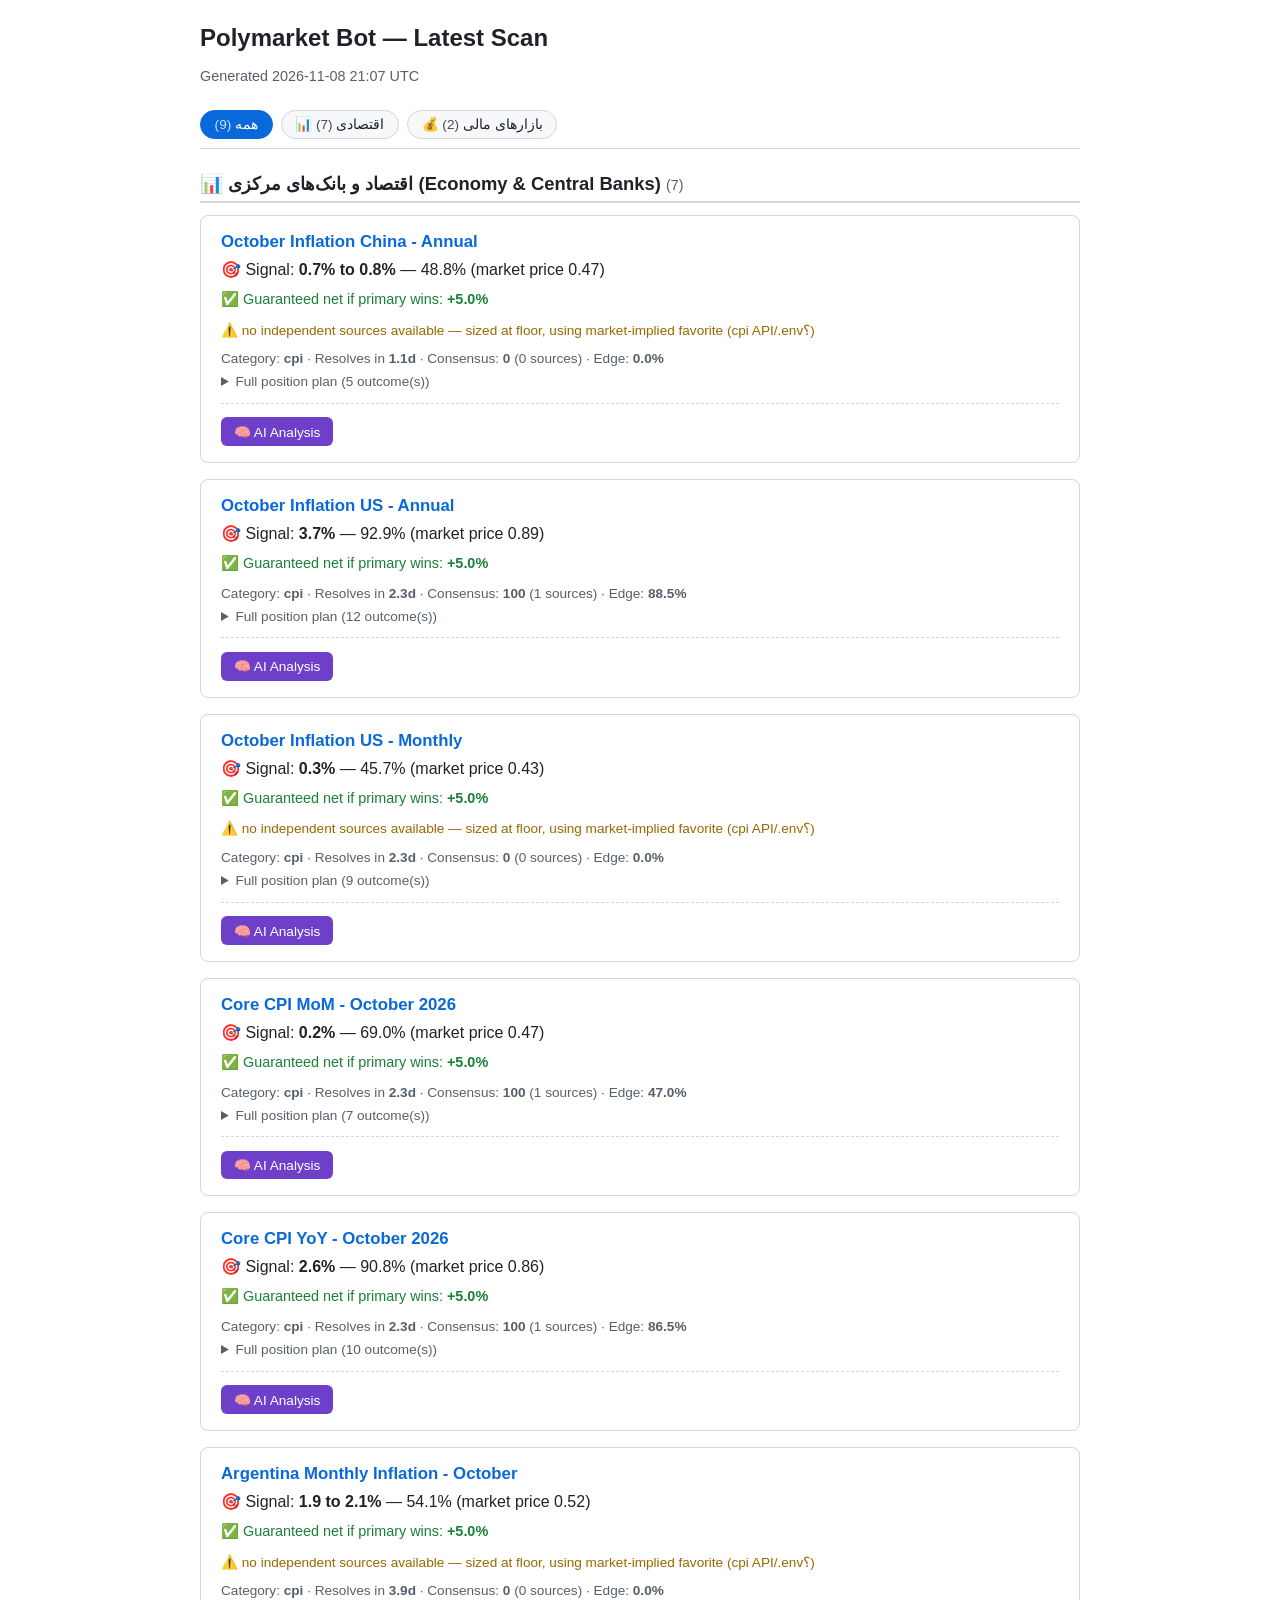
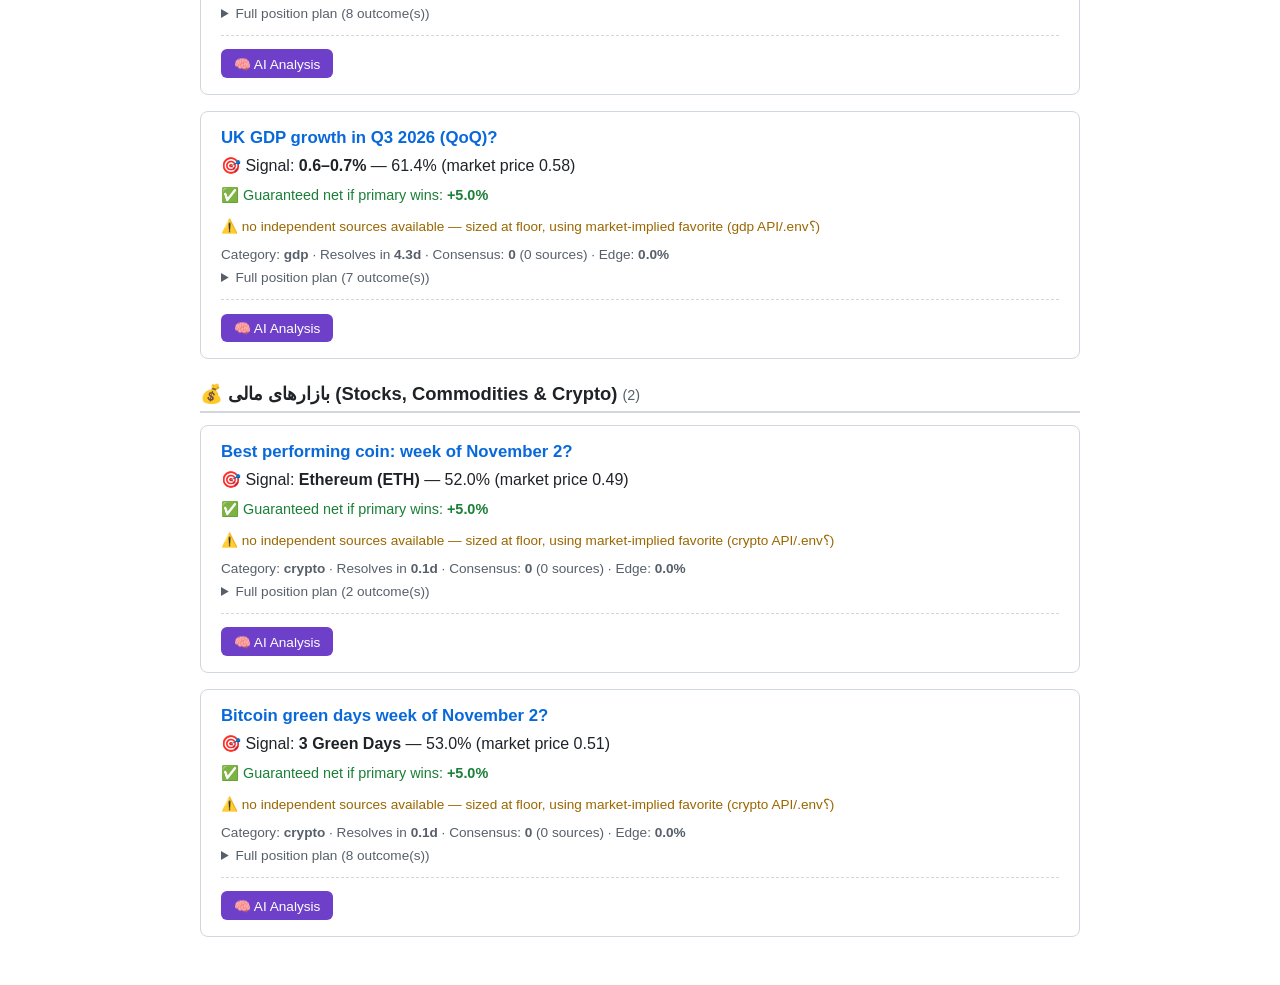
<file: public/assets/aistudio/index_c630fbfe.html>
<!DOCTYPE html>
<html lang="en">
<head>
<meta charset="utf-8">
<meta name="viewport" content="width=device-width, initial-scale=1">
<title>Polymarket Bot — Latest Scan</title>
<style>
body { font-family: -apple-system, "Segoe UI", Roboto, sans-serif; max-width: 880px; margin: 0 auto; padding: 0 1rem 2rem; color: #1f2328; }
h1 { font-size: 1.5rem; margin-top: 1.5rem; }
.generated-at { color: #57606a; font-size: 0.9rem; margin-bottom: 1rem; }
.section-nav { position: sticky; top: 0; z-index: 10; background: #ffffff; display: flex; flex-wrap: wrap; gap: 0.5rem; padding: 0.6rem 0; border-bottom: 1px solid #d0d7de; margin-bottom: 1rem; }
.nav-btn { border: 1px solid #d0d7de; background: #f6f8fa; color: #1f2328; border-radius: 999px; padding: 0.35rem 0.85rem; font-size: 0.85rem; cursor: pointer; white-space: nowrap; }
.nav-btn:hover { background: #eaeef2; }
.nav-btn.active { background: #0969da; border-color: #0969da; color: #fff; }
.nav-count { opacity: 0.8; }
.section-title { font-size: 1.15rem; margin: 1.5rem 0 0.75rem; padding-bottom: 0.35rem; border-bottom: 2px solid #d0d7de; }
.section-count { color: #57606a; font-weight: 400; font-size: 0.9rem; }
.market-card { border: 1px solid #d0d7de; border-radius: 8px; padding: 1rem 1.25rem; margin-bottom: 1rem; }
.market-card h2 { font-size: 1.05rem; margin: 0 0 0.5rem; }
.market-card h2 a { color: #0969da; text-decoration: none; }
.confidence-badge { margin-left: 0.5rem; font-size: 0.75rem; background: #fff8c5; color: #7d4e00; border-radius: 999px; padding: 0.1rem 0.55rem; vertical-align: middle; }
.signal { font-size: 1rem; margin: 0.25rem 0 0.75rem; }
.margin { font-size: 0.9rem; margin: 0 0 0.75rem; color: #1a7f37; }
.meta { color: #57606a; font-size: 0.85rem; margin-bottom: 0.5rem; }
table { width: 100%; border-collapse: collapse; font-size: 0.9rem; margin-top: 0.5rem; }
th, td { text-align: left; padding: 0.35rem 0.5rem; border-bottom: 1px solid #eaeef2; }
.warning { color: #9a6700; font-size: 0.85rem; }
.empty { color: #57606a; }
summary { cursor: pointer; color: #57606a; font-size: 0.85rem; }
.ai-sep { border: none; border-top: 1px dashed #d0d7de; margin: 0.85rem 0; }
.ai-widget { font-size: 0.9rem; }
.ai-btn { background: #6e40c9; color: #fff; border: none; border-radius: 6px; padding: 0.4rem 0.8rem; font-size: 0.85rem; cursor: pointer; }
.ai-btn:disabled { opacity: 0.6; cursor: default; }
.ai-result { margin-top: 0.6rem; padding: 0.6rem 0.75rem; background: #f6f8fa; border-radius: 6px; font-size: 0.85rem; line-height: 1.5; }
.ai-result:empty { display: none; }
</style>
</head>
<body>
<h1>Polymarket Bot — Latest Scan</h1>
<p class="generated-at">Generated 2026-11-08 21:07 UTC</p>
<nav class="section-nav"><button type="button" class="nav-btn active" data-target="all" onclick="filterSection(this)">همه <span class="nav-count">(9)</span></button><button type="button" class="nav-btn" data-target="economy" onclick="filterSection(this)">📊 اقتصادی <span class="nav-count">(7)</span></button><button type="button" class="nav-btn" data-target="markets" onclick="filterSection(this)">💰 بازارهای مالی <span class="nav-count">(2)</span></button></nav>
<section class="market-section" data-section="economy">
<h2 class="section-title">📊 اقتصاد و بانک‌های مرکزی (Economy & Central Banks) <span class="section-count">(7)</span></h2>
<article class="market-card">
<h2><a href="https://polymarket.com/event/october-inflation-china-annual" target="_blank" rel="noopener">October Inflation China - Annual</a></h2>
<p class="signal">🎯 Signal: <strong>0.7% to 0.8%</strong> — 48.8% (market price 0.47)</p>
<p class="margin">✅ Guaranteed net if primary wins: <strong>+5.0%</strong></p>
<p class="warning">⚠️ no independent sources available — sized at floor, using market-implied favorite (cpi API/.env؟)</p>
<p class="meta">Category: <strong>cpi</strong> &middot; Resolves in <strong>1.1d</strong> &middot; Consensus: <strong>0</strong> (0 sources) &middot; Edge: <strong>0.0%</strong></p>
<details>
<summary>Full position plan (5 outcome(s))</summary>
<table>
<thead><tr><th>Role</th><th>Outcome</th><th>Size</th><th>Mkt price</th></tr></thead>
<tbody>
<tr><td style="color:#1a7f37;font-weight:600">Primary</td><td>0.7% to 0.8%</td><td>48.8%</td><td>0.47</td></tr><tr><td style="color:#0969da;font-weight:600">Secondary</td><td>0.9% to 1.0%</td><td>21.4%</td><td>0.35</td></tr><tr><td style="color:#0969da;font-weight:600">Secondary</td><td>≤0.6%</td><td>9.3%</td><td>0.15</td></tr><tr><td style="color:#9a6700;font-weight:600">Hedge</td><td>1.1% to 1.2%</td><td>19.1%</td><td>0.01</td></tr><tr><td style="color:#9a6700;font-weight:600">Hedge</td><td>1.3%+</td><td>1.4%</td><td>0.00</td></tr>
</tbody>
</table>
</details>
<hr class="ai-sep">
<div class="ai-widget"><button type="button" class="ai-btn" data-market="{&quot;market_id&quot;: &quot;5734060&quot;, &quot;question&quot;: &quot;Will China\u2019s CPI increase by \u22640.6% over the 12 month period ending in October 2026?&quot;, &quot;outcomes&quot;: [&quot;Yes&quot;, &quot;No&quot;], &quot;outcome_prices&quot;: [0.1545, 0.8455], &quot;end_date&quot;: &quot;2026-11-09T23:59:00+00:00&quot;, &quot;category&quot;: &quot;cpi&quot;}" onclick="runAiAnalysis(this)">🧠 AI Analysis</button><div class="ai-result" id="ai-result-5734060"></div></div>
</article>
<article class="market-card">
<h2><a href="https://polymarket.com/event/october-inflation-us-annual" target="_blank" rel="noopener">October Inflation US - Annual</a></h2>
<p class="signal">🎯 Signal: <strong>3.7%</strong> — 92.9% (market price 0.89)</p>
<p class="margin">✅ Guaranteed net if primary wins: <strong>+5.0%</strong></p>

<p class="meta">Category: <strong>cpi</strong> &middot; Resolves in <strong>2.3d</strong> &middot; Consensus: <strong>100</strong> (1 sources) &middot; Edge: <strong>88.5%</strong></p>
<details>
<summary>Full position plan (12 outcome(s))</summary>
<table>
<thead><tr><th>Role</th><th>Outcome</th><th>Size</th><th>Mkt price</th></tr></thead>
<tbody>
<tr><td style="color:#1a7f37;font-weight:600">Primary</td><td>3.7%</td><td>92.9%</td><td>0.89</td></tr><tr><td style="color:#0969da;font-weight:600">Secondary</td><td>3.8%</td><td>4.2%</td><td>0.04</td></tr><tr><td style="color:#9a6700;font-weight:600">Hedge</td><td>≤3.2%</td><td>0.1%</td><td>0.00</td></tr><tr><td style="color:#9a6700;font-weight:600">Hedge</td><td>3.3%</td><td>0.1%</td><td>0.00</td></tr><tr><td style="color:#9a6700;font-weight:600">Hedge</td><td>3.4%</td><td>0.1%</td><td>0.00</td></tr><tr><td style="color:#9a6700;font-weight:600">Hedge</td><td>3.5%</td><td>0.1%</td><td>0.00</td></tr><tr><td style="color:#9a6700;font-weight:600">Hedge</td><td>3.6%</td><td>1.7%</td><td>0.04</td></tr><tr><td style="color:#9a6700;font-weight:600">Hedge</td><td>3.9%</td><td>0.4%</td><td>0.01</td></tr><tr><td style="color:#9a6700;font-weight:600">Hedge</td><td>4.0%</td><td>0.3%</td><td>0.01</td></tr><tr><td style="color:#9a6700;font-weight:600">Hedge</td><td>4.1%</td><td>0.1%</td><td>0.00</td></tr><tr><td style="color:#9a6700;font-weight:600">Hedge</td><td>4.2%</td><td>0.1%</td><td>0.00</td></tr><tr><td style="color:#9a6700;font-weight:600">Hedge</td><td>≥4.3%</td><td>0.1%</td><td>0.00</td></tr>
</tbody>
</table>
</details>
<hr class="ai-sep">
<div class="ai-widget"><button type="button" class="ai-btn" data-market="{&quot;market_id&quot;: &quot;5691083&quot;, &quot;question&quot;: &quot;Will annual inflation be 3.2% or less in October?&quot;, &quot;outcomes&quot;: [&quot;Yes&quot;, &quot;No&quot;], &quot;outcome_prices&quot;: [0.0015, 0.9985], &quot;end_date&quot;: &quot;2026-11-11T04:59:00+00:00&quot;, &quot;category&quot;: &quot;cpi&quot;}" onclick="runAiAnalysis(this)">🧠 AI Analysis</button><div class="ai-result" id="ai-result-5691083"></div></div>
</article>
<article class="market-card">
<h2><a href="https://polymarket.com/event/october-inflation-us-monthly" target="_blank" rel="noopener">October Inflation US - Monthly</a></h2>
<p class="signal">🎯 Signal: <strong>0.3%</strong> — 45.7% (market price 0.43)</p>
<p class="margin">✅ Guaranteed net if primary wins: <strong>+5.0%</strong></p>
<p class="warning">⚠️ no independent sources available — sized at floor, using market-implied favorite (cpi API/.env؟)</p>
<p class="meta">Category: <strong>cpi</strong> &middot; Resolves in <strong>2.3d</strong> &middot; Consensus: <strong>0</strong> (0 sources) &middot; Edge: <strong>0.0%</strong></p>
<details>
<summary>Full position plan (9 outcome(s))</summary>
<table>
<thead><tr><th>Role</th><th>Outcome</th><th>Size</th><th>Mkt price</th></tr></thead>
<tbody>
<tr><td style="color:#1a7f37;font-weight:600">Primary</td><td>0.3%</td><td>45.7%</td><td>0.43</td></tr><tr><td style="color:#0969da;font-weight:600">Secondary</td><td>0.2%</td><td>26.9%</td><td>0.40</td></tr><tr><td style="color:#0969da;font-weight:600">Secondary</td><td>0.4%</td><td>5.7%</td><td>0.09</td></tr><tr><td style="color:#9a6700;font-weight:600">Hedge</td><td>≤0.1%</td><td>14.5%</td><td>0.07</td></tr><tr><td style="color:#9a6700;font-weight:600">Hedge</td><td>0.5%</td><td>5.2%</td><td>0.02</td></tr><tr><td style="color:#9a6700;font-weight:600">Hedge</td><td>0.6%</td><td>1.0%</td><td>0.00</td></tr><tr><td style="color:#9a6700;font-weight:600">Hedge</td><td>0.7%</td><td>0.3%</td><td>0.00</td></tr><tr><td style="color:#9a6700;font-weight:600">Hedge</td><td>0.8%</td><td>0.3%</td><td>0.00</td></tr><tr><td style="color:#9a6700;font-weight:600">Hedge</td><td>≥0.9%</td><td>0.3%</td><td>0.00</td></tr>
</tbody>
</table>
</details>
<hr class="ai-sep">
<div class="ai-widget"><button type="button" class="ai-btn" data-market="{&quot;market_id&quot;: &quot;5691223&quot;, &quot;question&quot;: &quot;Will monthly inflation increase by 0.1% or less in October?&quot;, &quot;outcomes&quot;: [&quot;Yes&quot;, &quot;No&quot;], &quot;outcome_prices&quot;: [0.065, 0.935], &quot;end_date&quot;: &quot;2026-11-11T04:59:00+00:00&quot;, &quot;category&quot;: &quot;cpi&quot;}" onclick="runAiAnalysis(this)">🧠 AI Analysis</button><div class="ai-result" id="ai-result-5691223"></div></div>
</article>
<article class="market-card">
<h2><a href="https://polymarket.com/event/core-cpi-mom-october-2026" target="_blank" rel="noopener">Core CPI MoM - October 2026</a></h2>
<p class="signal">🎯 Signal: <strong>0.2%</strong> — 69.0% (market price 0.47)</p>
<p class="margin">✅ Guaranteed net if primary wins: <strong>+5.0%</strong></p>

<p class="meta">Category: <strong>cpi</strong> &middot; Resolves in <strong>2.3d</strong> &middot; Consensus: <strong>100</strong> (1 sources) &middot; Edge: <strong>47.0%</strong></p>
<details>
<summary>Full position plan (7 outcome(s))</summary>
<table>
<thead><tr><th>Role</th><th>Outcome</th><th>Size</th><th>Mkt price</th></tr></thead>
<tbody>
<tr><td style="color:#1a7f37;font-weight:600">Primary</td><td>0.2%</td><td>69.0%</td><td>0.47</td></tr><tr><td style="color:#0969da;font-weight:600">Secondary</td><td>0.3%</td><td>13.1%</td><td>0.34</td></tr><tr><td style="color:#0969da;font-weight:600">Secondary</td><td>0.4%</td><td>3.1%</td><td>0.08</td></tr><tr><td style="color:#0969da;font-weight:600">Secondary</td><td>0.1%</td><td>2.5%</td><td>0.07</td></tr><tr><td style="color:#9a6700;font-weight:600">Hedge</td><td>≤0.0%</td><td>7.4%</td><td>0.01</td></tr><tr><td style="color:#9a6700;font-weight:600">Hedge</td><td>0.5%</td><td>3.8%</td><td>0.01</td></tr><tr><td style="color:#9a6700;font-weight:600">Hedge</td><td>0.6%+</td><td>1.2%</td><td>0.00</td></tr>
</tbody>
</table>
</details>
<hr class="ai-sep">
<div class="ai-widget"><button type="button" class="ai-btn" data-market="{&quot;market_id&quot;: &quot;5699269&quot;, &quot;question&quot;: &quot;Will Core CPI MoM be 0.0% or less in October?&quot;, &quot;outcomes&quot;: [&quot;Yes&quot;, &quot;No&quot;], &quot;outcome_prices&quot;: [0.0125, 0.9875], &quot;end_date&quot;: &quot;2026-11-11T04:59:00+00:00&quot;, &quot;category&quot;: &quot;cpi&quot;}" onclick="runAiAnalysis(this)">🧠 AI Analysis</button><div class="ai-result" id="ai-result-5699269"></div></div>
</article>
<article class="market-card">
<h2><a href="https://polymarket.com/event/core-cpi-yoy-october-2026" target="_blank" rel="noopener">Core CPI YoY - October 2026</a></h2>
<p class="signal">🎯 Signal: <strong>2.6%</strong> — 90.8% (market price 0.86)</p>
<p class="margin">✅ Guaranteed net if primary wins: <strong>+5.0%</strong></p>

<p class="meta">Category: <strong>cpi</strong> &middot; Resolves in <strong>2.3d</strong> &middot; Consensus: <strong>100</strong> (1 sources) &middot; Edge: <strong>86.5%</strong></p>
<details>
<summary>Full position plan (10 outcome(s))</summary>
<table>
<thead><tr><th>Role</th><th>Outcome</th><th>Size</th><th>Mkt price</th></tr></thead>
<tbody>
<tr><td style="color:#1a7f37;font-weight:600">Primary</td><td>2.6%</td><td>90.8%</td><td>0.86</td></tr><tr><td style="color:#0969da;font-weight:600">Secondary</td><td>2.5%</td><td>5.5%</td><td>0.09</td></tr><tr><td style="color:#9a6700;font-weight:600">Hedge</td><td>≤2.2%</td><td>0.2%</td><td>0.00</td></tr><tr><td style="color:#9a6700;font-weight:600">Hedge</td><td>2.3%</td><td>0.2%</td><td>0.00</td></tr><tr><td style="color:#9a6700;font-weight:600">Hedge</td><td>2.4%</td><td>0.3%</td><td>0.00</td></tr><tr><td style="color:#9a6700;font-weight:600">Hedge</td><td>2.7%</td><td>2.2%</td><td>0.02</td></tr><tr><td style="color:#9a6700;font-weight:600">Hedge</td><td>2.8%</td><td>0.3%</td><td>0.00</td></tr><tr><td style="color:#9a6700;font-weight:600">Hedge</td><td>2.9%</td><td>0.2%</td><td>0.00</td></tr><tr><td style="color:#9a6700;font-weight:600">Hedge</td><td>3.0%</td><td>0.2%</td><td>0.00</td></tr><tr><td style="color:#9a6700;font-weight:600">Hedge</td><td>≥3.1%</td><td>0.2%</td><td>0.00</td></tr>
</tbody>
</table>
</details>
<hr class="ai-sep">
<div class="ai-widget"><button type="button" class="ai-btn" data-market="{&quot;market_id&quot;: &quot;5699276&quot;, &quot;question&quot;: &quot;Will Core CPI YoY be 2.2% or less in October?&quot;, &quot;outcomes&quot;: [&quot;Yes&quot;, &quot;No&quot;], &quot;outcome_prices&quot;: [0.0015, 0.9985], &quot;end_date&quot;: &quot;2026-11-11T04:59:00+00:00&quot;, &quot;category&quot;: &quot;cpi&quot;}" onclick="runAiAnalysis(this)">🧠 AI Analysis</button><div class="ai-result" id="ai-result-5699276"></div></div>
</article>
<article class="market-card">
<h2><a href="https://polymarket.com/event/argentina-monthly-inflation-october-2026" target="_blank" rel="noopener">Argentina Monthly Inflation - October</a></h2>
<p class="signal">🎯 Signal: <strong>1.9 to 2.1%</strong> — 54.1% (market price 0.52)</p>
<p class="margin">✅ Guaranteed net if primary wins: <strong>+5.0%</strong></p>
<p class="warning">⚠️ no independent sources available — sized at floor, using market-implied favorite (cpi API/.env؟)</p>
<p class="meta">Category: <strong>cpi</strong> &middot; Resolves in <strong>3.9d</strong> &middot; Consensus: <strong>0</strong> (0 sources) &middot; Edge: <strong>0.0%</strong></p>
<details>
<summary>Full position plan (8 outcome(s))</summary>
<table>
<thead><tr><th>Role</th><th>Outcome</th><th>Size</th><th>Mkt price</th></tr></thead>
<tbody>
<tr><td style="color:#1a7f37;font-weight:600">Primary</td><td>1.9 to 2.1%</td><td>54.1%</td><td>0.52</td></tr><tr><td style="color:#0969da;font-weight:600">Secondary</td><td>1.6 to 1.8%</td><td>18.1%</td><td>0.27</td></tr><tr><td style="color:#0969da;font-weight:600">Secondary</td><td>1.3 to 1.5%</td><td>9.5%</td><td>0.14</td></tr><tr><td style="color:#9a6700;font-weight:600">Hedge</td><td>≤1.2%</td><td>0.8%</td><td>0.00</td></tr><tr><td style="color:#9a6700;font-weight:600">Hedge</td><td>2.2 to 2.4%</td><td>9.5%</td><td>0.05</td></tr><tr><td style="color:#9a6700;font-weight:600">Hedge</td><td>2.5 to 2.7%</td><td>5.9%</td><td>0.03</td></tr><tr><td style="color:#9a6700;font-weight:600">Hedge</td><td>2.8 to 3.0%</td><td>1.4%</td><td>0.01</td></tr><tr><td style="color:#9a6700;font-weight:600">Hedge</td><td>3.1%+</td><td>0.8%</td><td>0.00</td></tr>
</tbody>
</table>
</details>
<hr class="ai-sep">
<div class="ai-widget"><button type="button" class="ai-btn" data-market="{&quot;market_id&quot;: &quot;5734189&quot;, &quot;question&quot;: &quot;Will Argentina&#x27;s monthly inflation in October 2026 be less than or equal to 1.2%?&quot;, &quot;outcomes&quot;: [&quot;Yes&quot;, &quot;No&quot;], &quot;outcome_prices&quot;: [0.004, 0.996], &quot;end_date&quot;: &quot;2026-11-12T19:00:00+00:00&quot;, &quot;category&quot;: &quot;cpi&quot;}" onclick="runAiAnalysis(this)">🧠 AI Analysis</button><div class="ai-result" id="ai-result-5734189"></div></div>
</article>
<article class="market-card">
<h2><a href="https://polymarket.com/event/uk-gdp-growth-in-q3-2026-qoq-20260813112748100" target="_blank" rel="noopener">UK GDP growth in Q3 2026 (QoQ)?</a></h2>
<p class="signal">🎯 Signal: <strong>0.6–0.7%</strong> — 61.4% (market price 0.58)</p>
<p class="margin">✅ Guaranteed net if primary wins: <strong>+5.0%</strong></p>
<p class="warning">⚠️ no independent sources available — sized at floor, using market-implied favorite (gdp API/.env؟)</p>
<p class="meta">Category: <strong>gdp</strong> &middot; Resolves in <strong>4.3d</strong> &middot; Consensus: <strong>0</strong> (0 sources) &middot; Edge: <strong>0.0%</strong></p>
<details>
<summary>Full position plan (7 outcome(s))</summary>
<table>
<thead><tr><th>Role</th><th>Outcome</th><th>Size</th><th>Mkt price</th></tr></thead>
<tbody>
<tr><td style="color:#1a7f37;font-weight:600">Primary</td><td>0.6–0.7%</td><td>61.4%</td><td>0.58</td></tr><tr><td style="color:#0969da;font-weight:600">Secondary</td><td>0.8–0.9%</td><td>16.1%</td><td>0.28</td></tr><tr><td style="color:#0969da;font-weight:600">Secondary</td><td>0.4–0.5%</td><td>7.1%</td><td>0.12</td></tr><tr><td style="color:#9a6700;font-weight:600">Hedge</td><td>Negative</td><td>4.3%</td><td>0.01</td></tr><tr><td style="color:#9a6700;font-weight:600">Hedge</td><td>0.0–0.1%</td><td>3.0%</td><td>0.00</td></tr><tr><td style="color:#9a6700;font-weight:600">Hedge</td><td>0.2–0.3%</td><td>5.6%</td><td>0.01</td></tr><tr><td style="color:#9a6700;font-weight:600">Hedge</td><td>1.0%+</td><td>2.6%</td><td>0.00</td></tr>
</tbody>
</table>
</details>
<hr class="ai-sep">
<div class="ai-widget"><button type="button" class="ai-btn" data-market="{&quot;market_id&quot;: &quot;3566403&quot;, &quot;question&quot;: &quot;Will UK GDP growth in Q3 2026 be negative?&quot;, &quot;outcomes&quot;: [&quot;Yes&quot;, &quot;No&quot;], &quot;outcome_prices&quot;: [0.005, 0.995], &quot;end_date&quot;: &quot;2026-11-13T04:59:00+00:00&quot;, &quot;category&quot;: &quot;gdp&quot;}" onclick="runAiAnalysis(this)">🧠 AI Analysis</button><div class="ai-result" id="ai-result-3566403"></div></div>
</article>
</section>
<section class="market-section" data-section="markets">
<h2 class="section-title">💰 بازارهای مالی (Stocks, Commodities & Crypto) <span class="section-count">(2)</span></h2>
<article class="market-card">
<h2><a href="https://polymarket.com/event/best-performing-coin-week-of-november-2-2026" target="_blank" rel="noopener">Best performing coin: week of November 2?</a></h2>
<p class="signal">🎯 Signal: <strong>Ethereum (ETH)</strong> — 52.0% (market price 0.49)</p>
<p class="margin">✅ Guaranteed net if primary wins: <strong>+5.0%</strong></p>
<p class="warning">⚠️ no independent sources available — sized at floor, using market-implied favorite (crypto API/.env؟)</p>
<p class="meta">Category: <strong>crypto</strong> &middot; Resolves in <strong>0.1d</strong> &middot; Consensus: <strong>0</strong> (0 sources) &middot; Edge: <strong>0.0%</strong></p>
<details>
<summary>Full position plan (2 outcome(s))</summary>
<table>
<thead><tr><th>Role</th><th>Outcome</th><th>Size</th><th>Mkt price</th></tr></thead>
<tbody>
<tr><td style="color:#1a7f37;font-weight:600">Primary</td><td>Ethereum (ETH)</td><td>52.0%</td><td>0.49</td></tr><tr><td style="color:#9a6700;font-weight:600">Hedge</td><td>Bitcoin (BTC)</td><td>48.0%</td><td>0.48</td></tr>
</tbody>
</table>
</details>
<hr class="ai-sep">
<div class="ai-widget"><button type="button" class="ai-btn" data-market="{&quot;market_id&quot;: &quot;5912661&quot;, &quot;question&quot;: &quot;Will Bitcoin be the best performing coin the week of November 2?&quot;, &quot;outcomes&quot;: [&quot;Yes&quot;, &quot;No&quot;], &quot;outcome_prices&quot;: [0.48, 0.52], &quot;end_date&quot;: &quot;2026-11-09T00:00:00+00:00&quot;, &quot;category&quot;: &quot;crypto&quot;}" onclick="runAiAnalysis(this)">🧠 AI Analysis</button><div class="ai-result" id="ai-result-5912661"></div></div>
</article>
<article class="market-card">
<h2><a href="https://polymarket.com/event/bitcoin-green-days-week-of-november-2-2026" target="_blank" rel="noopener">Bitcoin green days week of November 2?</a></h2>
<p class="signal">🎯 Signal: <strong>3 Green Days</strong> — 53.0% (market price 0.51)</p>
<p class="margin">✅ Guaranteed net if primary wins: <strong>+5.0%</strong></p>
<p class="warning">⚠️ no independent sources available — sized at floor, using market-implied favorite (crypto API/.env؟)</p>
<p class="meta">Category: <strong>crypto</strong> &middot; Resolves in <strong>0.1d</strong> &middot; Consensus: <strong>0</strong> (0 sources) &middot; Edge: <strong>0.0%</strong></p>
<details>
<summary>Full position plan (8 outcome(s))</summary>
<table>
<thead><tr><th>Role</th><th>Outcome</th><th>Size</th><th>Mkt price</th></tr></thead>
<tbody>
<tr><td style="color:#1a7f37;font-weight:600">Primary</td><td>3 Green Days</td><td>53.0%</td><td>0.51</td></tr><tr><td style="color:#0969da;font-weight:600">Secondary</td><td>4 Green Days</td><td>28.2%</td><td>0.51</td></tr><tr><td style="color:#9a6700;font-weight:600">Hedge</td><td>0 Green Days</td><td>3.2%</td><td>0.47</td></tr><tr><td style="color:#9a6700;font-weight:600">Hedge</td><td>1 Green Days</td><td>3.2%</td><td>0.47</td></tr><tr><td style="color:#9a6700;font-weight:600">Hedge</td><td>2 Green Days</td><td>3.1%</td><td>0.45</td></tr><tr><td style="color:#9a6700;font-weight:600">Hedge</td><td>5 Green Days</td><td>3.2%</td><td>0.47</td></tr><tr><td style="color:#9a6700;font-weight:600">Hedge</td><td>6 Green Days</td><td>3.2%</td><td>0.47</td></tr><tr><td style="color:#9a6700;font-weight:600">Hedge</td><td>7 Green Days</td><td>2.8%</td><td>0.41</td></tr>
</tbody>
</table>
</details>
<hr class="ai-sep">
<div class="ai-widget"><button type="button" class="ai-btn" data-market="{&quot;market_id&quot;: &quot;5912662&quot;, &quot;question&quot;: &quot;Will Bitcoin have 0 green days the week of November 2?&quot;, &quot;outcomes&quot;: [&quot;Yes&quot;, &quot;No&quot;], &quot;outcome_prices&quot;: [0.47, 0.53], &quot;end_date&quot;: &quot;2026-11-09T00:00:00+00:00&quot;, &quot;category&quot;: &quot;crypto&quot;}" onclick="runAiAnalysis(this)">🧠 AI Analysis</button><div class="ai-result" id="ai-result-5912662"></div></div>
</article>
</section>
<script>
function filterSection(btn) {
  const target = btn.getAttribute('data-target');
  document.querySelectorAll('.nav-btn').forEach(b => b.classList.remove('active'));
  btn.classList.add('active');
  document.querySelectorAll('.market-section').forEach(sec => {
    sec.style.display = (target === 'all' || sec.getAttribute('data-section') === target) ? '' : 'none';
  });
}
const AI_WORKER_URL = "https://polybet-ai-research.ericlamar008.workers.dev/";
async function runAiAnalysis(btn) {
  const market = JSON.parse(btn.getAttribute('data-market'));
  const resultDiv = document.getElementById('ai-result-' + market.market_id);
  resultDiv.innerHTML = '...';
  btn.disabled = true;
  try {
    const resp = await fetch(AI_WORKER_URL, {
      method: 'POST',
      headers: {'Content-Type': 'application/json'},
      body: JSON.stringify(market)
    });
    const data = await resp.json();
    if (data.error) { resultDiv.innerHTML = data.error; return; }
    let out = '';
    out += '<p><strong>Summary:</strong> ' + data.summary + '</p>';
    if (data.sources && data.sources.length) {
      out += '<p><strong>Sources:</strong></p><ul>';
      for (const s of data.sources) {
        const label = s.name + (s.date ? ' (' + s.date + ')' : '');
        out += s.url ? ('<li><a href="' + s.url + '" target="_blank" rel="noopener">' + label + '</a></li>') : ('<li>' + label + '</li>');
      }
      out += '</ul>';
    }
    out += '<p><strong>Confidence:</strong> ' + data.confidence + '</p>';
    if (data.alternative_signal) {
      const s = data.alternative_signal;
      out += '<p><strong>Alt signal:</strong> ' + s.primary.outcome + ' ' + s.primary.size_pct + '%</p>';
      if (s.hedge) {
        out += '<p>Hedge: ' + s.hedge.outcome + ' ' + s.hedge.size_pct + '% (stop-loss ' + s.hedge.stop_loss_pct + '%)</p>';
      }
      out += '<p>Net if primary wins/loses: ' + s.net_profit_if_primary_wins_pct + '% / ' + s.net_profit_if_primary_loses_pct + '%</p>';
    }
    if (data.cached) { out += '<p style="color:#57606a;font-size:0.8rem">(cached)</p>'; }
    resultDiv.innerHTML = out;
  } catch (e) {
    resultDiv.innerHTML = e.message;
  } finally {
    btn.disabled = false;
  }
}
</script>
</body>
</html>
</file>
